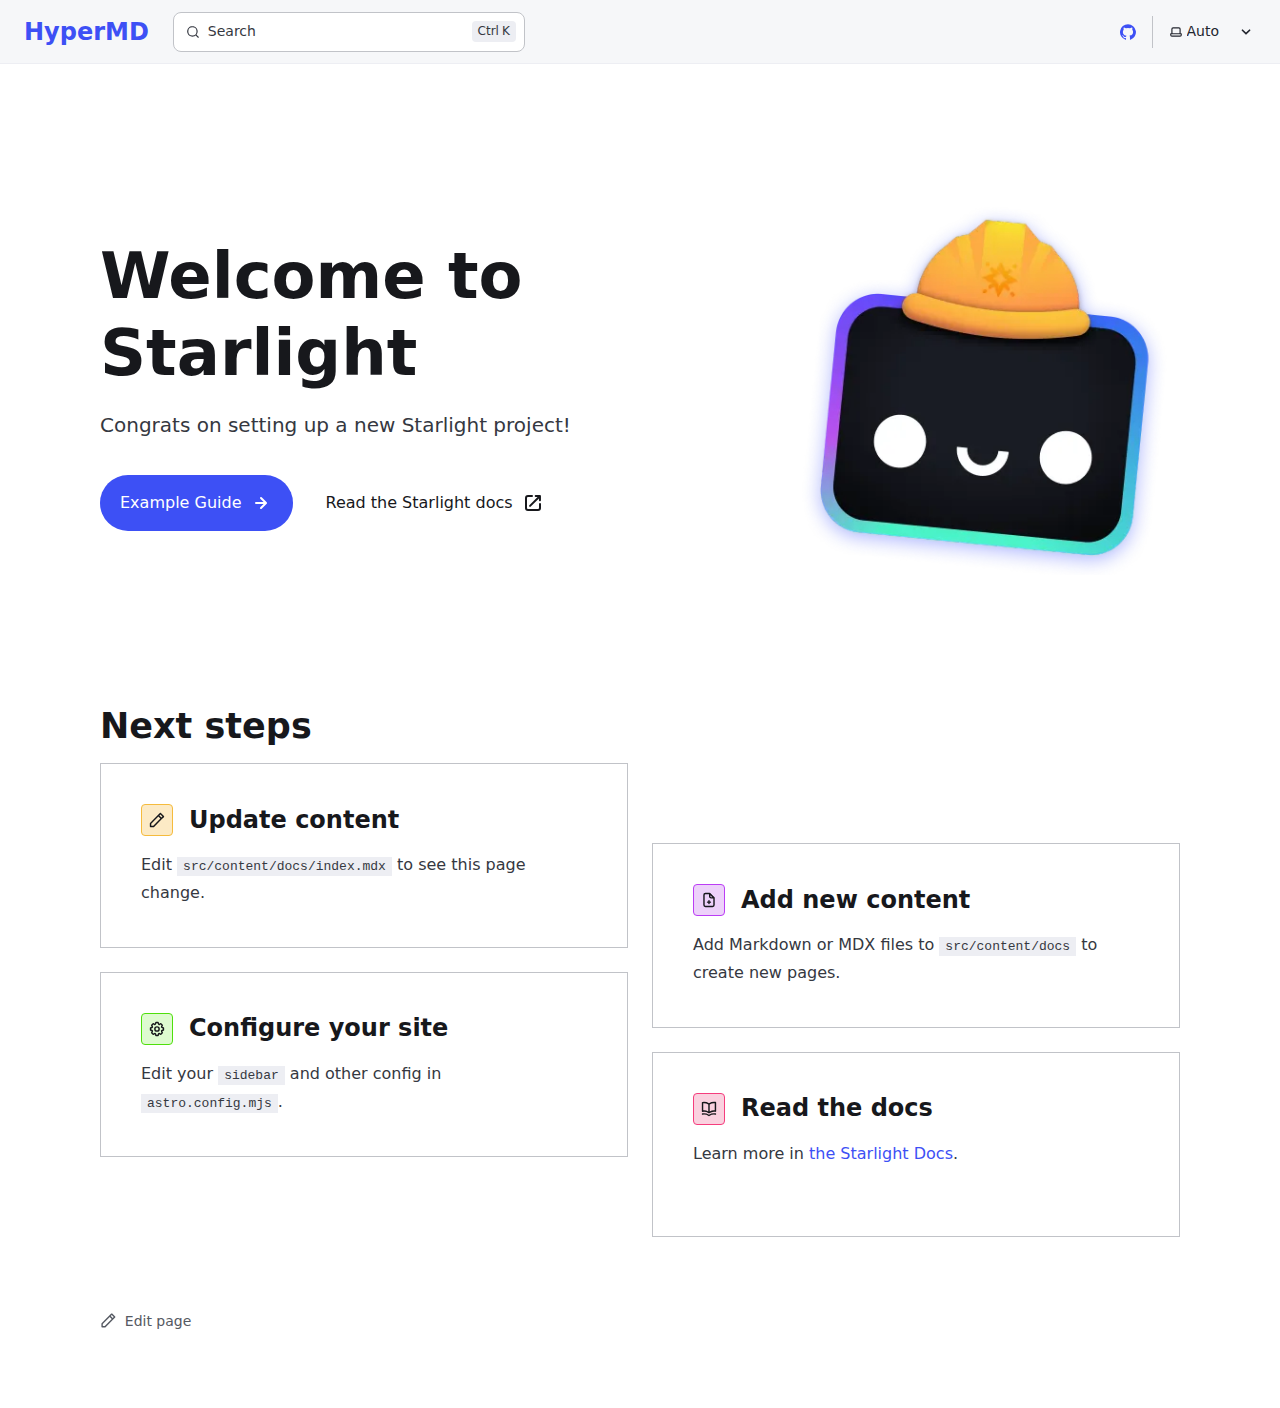
<file: index.html>
<!DOCTYPE html><html lang="en" dir="ltr" data-has-hero data-theme="dark" class="astro-twlk3rpg"> <head><meta charset="utf-8"/><meta name="viewport" content="width=device-width, initial-scale=1"/><title>Welcome to Starlight | HyperMD</title><link rel="canonical"/><link rel="shortcut icon" href="/favicon.svg" type="image/svg+xml"/><meta name="generator" content="Astro v4.11.5"/><meta name="generator" content="Starlight v0.25.0"/><meta property="og:title" content="Welcome to Starlight"/><meta property="og:type" content="article"/><meta property="og:url"/><meta property="og:locale" content="en"/><meta property="og:description" content="Get started building your docs site with Starlight."/><meta property="og:site_name" content="HyperMD"/><meta name="twitter:card" content="summary_large_image"/><meta name="twitter:title" content="Welcome to Starlight"/><meta name="twitter:description" content="Get started building your docs site with Starlight."/><meta name="description" content="Get started building your docs site with Starlight."/><script>
	window.StarlightThemeProvider = (() => {
		const storedTheme =
			typeof localStorage !== 'undefined' && localStorage.getItem('starlight-theme');
		const theme =
			storedTheme ||
			(window.matchMedia('(prefers-color-scheme: light)').matches ? 'light' : 'dark');
		document.documentElement.dataset.theme = theme === 'light' ? 'light' : 'dark';
		return {
			updatePickers(theme = storedTheme || 'auto') {
				document.querySelectorAll('starlight-theme-select').forEach((picker) => {
					const select = picker.querySelector('select');
					if (select) select.value = theme;
					/** @type {HTMLTemplateElement | null} */
					const tmpl = document.querySelector(`#theme-icons`);
					const newIcon = tmpl && tmpl.content.querySelector('.' + theme);
					if (newIcon) {
						const oldIcon = picker.querySelector('svg.label-icon');
						if (oldIcon) {
							oldIcon.replaceChildren(...newIcon.cloneNode(true).childNodes);
						}
					}
				});
			},
		};
	})();
</script><template id="theme-icons"><svg aria-hidden="true" class="light astro-o7miyrdl" width="16" height="16" viewBox="0 0 24 24" fill="currentColor" style="--sl-icon-size: 1em;"><path d="M5 12a1 1 0 0 0-1-1H3a1 1 0 0 0 0 2h1a1 1 0 0 0 1-1Zm.64 5-.71.71a1 1 0 0 0 0 1.41 1 1 0 0 0 1.41 0l.71-.71A1 1 0 0 0 5.64 17ZM12 5a1 1 0 0 0 1-1V3a1 1 0 0 0-2 0v1a1 1 0 0 0 1 1Zm5.66 2.34a1 1 0 0 0 .7-.29l.71-.71a1 1 0 1 0-1.41-1.41l-.66.71a1 1 0 0 0 0 1.41 1 1 0 0 0 .66.29Zm-12-.29a1 1 0 0 0 1.41 0 1 1 0 0 0 0-1.41l-.71-.71a1.004 1.004 0 1 0-1.43 1.41l.73.71ZM21 11h-1a1 1 0 0 0 0 2h1a1 1 0 0 0 0-2Zm-2.64 6A1 1 0 0 0 17 18.36l.71.71a1 1 0 0 0 1.41 0 1 1 0 0 0 0-1.41l-.76-.66ZM12 6.5a5.5 5.5 0 1 0 5.5 5.5A5.51 5.51 0 0 0 12 6.5Zm0 9a3.5 3.5 0 1 1 0-7 3.5 3.5 0 0 1 0 7Zm0 3.5a1 1 0 0 0-1 1v1a1 1 0 0 0 2 0v-1a1 1 0 0 0-1-1Z"/></svg> <svg aria-hidden="true" class="dark astro-o7miyrdl" width="16" height="16" viewBox="0 0 24 24" fill="currentColor" style="--sl-icon-size: 1em;"><path d="M21.64 13a1 1 0 0 0-1.05-.14 8.049 8.049 0 0 1-3.37.73 8.15 8.15 0 0 1-8.14-8.1 8.59 8.59 0 0 1 .25-2A1 1 0 0 0 8 2.36a10.14 10.14 0 1 0 14 11.69 1 1 0 0 0-.36-1.05Zm-9.5 6.69A8.14 8.14 0 0 1 7.08 5.22v.27a10.15 10.15 0 0 0 10.14 10.14 9.784 9.784 0 0 0 2.1-.22 8.11 8.11 0 0 1-7.18 4.32v-.04Z"/></svg> <svg aria-hidden="true" class="auto astro-o7miyrdl" width="16" height="16" viewBox="0 0 24 24" fill="currentColor" style="--sl-icon-size: 1em;"><path d="M21 14h-1V7a3 3 0 0 0-3-3H7a3 3 0 0 0-3 3v7H3a1 1 0 0 0-1 1v2a3 3 0 0 0 3 3h14a3 3 0 0 0 3-3v-2a1 1 0 0 0-1-1ZM6 7a1 1 0 0 1 1-1h10a1 1 0 0 1 1 1v7H6V7Zm14 10a1 1 0 0 1-1 1H5a1 1 0 0 1-1-1v-1h16v1Z"/></svg> </template><link rel="stylesheet" href="/_astro/index.tPAAbnPA.css">
<style>:root{--sl-badge-default-border: var(--sl-color-accent);--sl-badge-default-bg: var(--sl-color-accent-low);--sl-badge-default-text: #fff;--sl-badge-note-border: var(--sl-color-blue);--sl-badge-note-bg: var(--sl-color-blue-low);--sl-badge-note-text: #fff;--sl-badge-danger-border: var(--sl-color-red);--sl-badge-danger-bg: var(--sl-color-red-low);--sl-badge-danger-text: #fff;--sl-badge-success-border: var(--sl-color-green);--sl-badge-success-bg: var(--sl-color-green-low);--sl-badge-success-text: #fff;--sl-badge-caution-border: var(--sl-color-orange);--sl-badge-caution-bg: var(--sl-color-orange-low);--sl-badge-caution-text: #fff;--sl-badge-tip-border: var(--sl-color-purple);--sl-badge-tip-bg: var(--sl-color-purple-low);--sl-badge-tip-text: #fff}[data-theme=light]:root{--sl-badge-default-bg: var(--sl-color-accent-high);--sl-badge-note-bg: var(--sl-color-blue-high);--sl-badge-danger-bg: var(--sl-color-red-high);--sl-badge-success-bg: var(--sl-color-green-high);--sl-badge-caution-bg: var(--sl-color-orange-high);--sl-badge-tip-bg: var(--sl-color-purple-high)}.sl-badge:where(.astro-r53ml42k){display:inline-block;border:1px solid var(--sl-color-border-badge);border-radius:.25rem;font-family:var(--sl-font-system-mono);line-height:normal;color:var(--sl-color-text-badge);background-color:var(--sl-color-bg-badge);overflow-wrap:anywhere}.sidebar-content .sl-badge:where(.astro-r53ml42k){line-height:1;font-size:var(--sl-text-xs);padding:.125rem .375rem}.sidebar-content a[aria-current=page]>.sl-badge:where(.astro-r53ml42k){--sl-color-bg-badge: transparent;--sl-color-border-badge: currentColor;color:inherit}.default:where(.astro-r53ml42k){--sl-color-bg-badge: var(--sl-badge-default-bg);--sl-color-border-badge: var(--sl-badge-default-border);--sl-color-text-badge: var(--sl-badge-default-text)}.note:where(.astro-r53ml42k){--sl-color-bg-badge: var(--sl-badge-note-bg);--sl-color-border-badge: var(--sl-badge-note-border);--sl-color-text-badge: var(--sl-badge-note-text)}.danger:where(.astro-r53ml42k){--sl-color-bg-badge: var(--sl-badge-danger-bg);--sl-color-border-badge: var(--sl-badge-danger-border);--sl-color-text-badge: var(--sl-badge-danger-text)}.success:where(.astro-r53ml42k){--sl-color-bg-badge: var(--sl-badge-success-bg);--sl-color-border-badge: var(--sl-badge-success-border);--sl-color-text-badge: var(--sl-badge-success-text)}.tip:where(.astro-r53ml42k){--sl-color-bg-badge: var(--sl-badge-tip-bg);--sl-color-border-badge: var(--sl-badge-tip-border);--sl-color-text-badge: var(--sl-badge-tip-text)}.caution:where(.astro-r53ml42k){--sl-color-bg-badge: var(--sl-badge-caution-bg);--sl-color-border-badge: var(--sl-badge-caution-border);--sl-color-text-badge: var(--sl-badge-caution-text)}.small:where(.astro-r53ml42k){font-size:var(--sl-text-xs);padding:.125rem .25rem}.medium:where(.astro-r53ml42k){font-size:var(--sl-text-sm);padding:.175rem .35rem}.large:where(.astro-r53ml42k){font-size:var(--sl-text-base);padding:.225rem .45rem}.sl-markdown-content :is(h1,h2,h3,h4,h5,h6) .sl-badge:where(.astro-r53ml42k){vertical-align:middle}
.card-grid:where(.astro-jgchghb4){display:grid;gap:1rem}.card-grid:where(.astro-jgchghb4)>*{margin-top:0!important}@media (min-width: 50rem){.card-grid:where(.astro-jgchghb4){grid-template-columns:1fr 1fr;gap:1.5rem}.stagger:where(.astro-jgchghb4){--stagger-height: 5rem;padding-bottom:var(--stagger-height)}.stagger:where(.astro-jgchghb4)>*:nth-child(2n){transform:translateY(var(--stagger-height))}}
.card:where(.astro-5nwu7dtf){--sl-card-border: var(--sl-color-purple);--sl-card-bg: var(--sl-color-purple-low);border:1px solid var(--sl-color-gray-5);background-color:var(--sl-color-black);padding:clamp(1rem,calc(.125rem + 3vw),2.5rem);flex-direction:column;gap:clamp(.5rem,calc(.125rem + 1vw),1rem)}.card:where(.astro-5nwu7dtf):nth-child(4n+1){--sl-card-border: var(--sl-color-orange);--sl-card-bg: var(--sl-color-orange-low)}.card:where(.astro-5nwu7dtf):nth-child(4n+3){--sl-card-border: var(--sl-color-green);--sl-card-bg: var(--sl-color-green-low)}.card:where(.astro-5nwu7dtf):nth-child(4n+4){--sl-card-border: var(--sl-color-red);--sl-card-bg: var(--sl-color-red-low)}.card:where(.astro-5nwu7dtf):nth-child(4n+5){--sl-card-border: var(--sl-color-blue);--sl-card-bg: var(--sl-color-blue-low)}.title:where(.astro-5nwu7dtf){font-weight:600;font-size:var(--sl-text-h4);color:var(--sl-color-white);line-height:var(--sl-line-height-headings);gap:1rem;align-items:center}.card:where(.astro-5nwu7dtf) .icon:where(.astro-5nwu7dtf){border:1px solid var(--sl-card-border);background-color:var(--sl-card-bg);padding:.2em;border-radius:.25rem}.card:where(.astro-5nwu7dtf) .body:where(.astro-5nwu7dtf){margin:0;font-size:clamp(var(--sl-text-sm),calc(.5rem + 1vw),var(--sl-text-body))}
svg:where(.astro-o7miyrdl){color:var(--sl-icon-color);font-size:var(--sl-icon-size, 1em);width:1em;height:1em}
.sl-steps{--bullet-size: calc(var(--sl-line-height) * 1rem);--bullet-margin: .375rem;list-style:none;counter-reset:steps-counter var(--sl-steps-start, 0);padding-inline-start:0}.sl-steps>li{counter-increment:steps-counter;position:relative;padding-inline-start:calc(var(--bullet-size) + 1rem);padding-bottom:1px;min-height:calc(var(--bullet-size) + var(--bullet-margin))}.sl-steps>li+li{margin-top:0}.sl-steps>li:before{content:counter(steps-counter);position:absolute;top:0;inset-inline-start:0;width:var(--bullet-size);height:var(--bullet-size);line-height:var(--bullet-size);font-size:var(--sl-text-xs);font-weight:600;text-align:center;color:var(--sl-color-white);background-color:var(--sl-color-gray-6);border-radius:99rem;box-shadow:inset 0 0 0 1px var(--sl-color-gray-5)}.sl-steps>li:not(:last-of-type):after{--guide-width: 1px;content:"";position:absolute;top:calc(var(--bullet-size) + var(--bullet-margin));bottom:var(--bullet-margin);inset-inline-start:calc((var(--bullet-size) - var(--guide-width)) / 2);width:var(--guide-width);background-color:var(--sl-color-hairline-light)}.sl-steps>li>:first-child{--lh: calc(1em * var(--sl-line-height));--shift-y: calc(.5 * (var(--bullet-size) - var(--lh)));transform:translateY(var(--shift-y));margin-bottom:var(--shift-y)}.sl-steps>li>:first-child:where(h1,h2,h3,h4,h5,h6){--lh: calc(1em * var(--sl-line-height-headings))}@supports (--prop: 1lh){.sl-steps>li>:first-child{--lh: 1lh}}
</style><script type="module" src="/_astro/hoisted.DfIZDHVP.js"></script>
<script type="module" src="/_astro/page.LS5KDvwX.js"></script><script src="/_astro/Tabs.astro_astro_type_script_index_0_lang.CCIyraCc.js" type="module"></script></head> <body class="astro-twlk3rpg"> <a href="#_top" class="astro-umtzzpqr">Skip to content</a>  <div class="page sl-flex astro-vrwv2a6a"> <header class="header astro-vrwv2a6a"><div class="header sl-flex astro-thdixahi"> <div class="title-wrapper sl-flex astro-thdixahi"> <a href="/" class="site-title sl-flex astro-3e2douhg">  <span class="astro-3e2douhg"> HyperMD </span> </a>  </div> <div class="sl-flex astro-thdixahi"> <site-search data-translations="{&#34;placeholder&#34;:&#34;Search&#34;}" class="astro-wcynuurl"> <button data-open-modal disabled aria-label="Search" aria-keyshortcuts="Control+K" class="astro-wcynuurl"> <svg aria-hidden="true" class="astro-wcynuurl astro-o7miyrdl" width="16" height="16" viewBox="0 0 24 24" fill="currentColor" style="--sl-icon-size: 1em;"><path d="M21.71 20.29 18 16.61A9 9 0 1 0 16.61 18l3.68 3.68a.999.999 0 0 0 1.42 0 1 1 0 0 0 0-1.39ZM11 18a7 7 0 1 1 0-14 7 7 0 0 1 0 14Z"/></svg>  <span class="sl-hidden md:sl-block astro-wcynuurl" aria-hidden="true">Search</span> <kbd class="sl-hidden md:sl-flex astro-wcynuurl" style="display: none;"> <kbd class="astro-wcynuurl">Ctrl</kbd><kbd class="astro-wcynuurl">K</kbd> </kbd> </button> <dialog style="padding:0" aria-label="Search" class="astro-wcynuurl"> <div class="dialog-frame sl-flex astro-wcynuurl">  <button data-close-modal class="sl-flex md:sl-hidden astro-wcynuurl"> Cancel </button> <div class="search-container astro-wcynuurl"> <div id="starlight__search" class="astro-wcynuurl"></div> </div> </div> </dialog> </site-search>  <script>
	(() => {
		const openBtn = document.querySelector('button[data-open-modal]');
		const shortcut = openBtn?.querySelector('kbd');
		if (!openBtn || !(shortcut instanceof HTMLElement)) return;
		const platformKey = shortcut.querySelector('kbd');
		if (platformKey && /(Mac|iPhone|iPod|iPad)/i.test(navigator.platform)) {
			platformKey.textContent = '⌘';
			openBtn.setAttribute('aria-keyshortcuts', 'Meta+K');
		}
		shortcut.style.display = '';
	})();
</script>    </div> <div class="sl-hidden md:sl-flex right-group astro-thdixahi"> <div class="sl-flex social-icons astro-thdixahi"> <a href="https://github.com/jsimonrichard/HyperMD" rel="me" class="sl-flex astro-bm65jcud"><span class="sr-only astro-bm65jcud">GitHub</span><svg aria-hidden="true" class="astro-bm65jcud astro-o7miyrdl" width="16" height="16" viewBox="0 0 24 24" fill="currentColor" style="--sl-icon-size: 1em;"><path d="M12 .3a12 12 0 0 0-3.8 23.38c.6.12.83-.26.83-.57L9 21.07c-3.34.72-4.04-1.61-4.04-1.61-.55-1.39-1.34-1.76-1.34-1.76-1.08-.74.09-.73.09-.73 1.2.09 1.83 1.24 1.83 1.24 1.08 1.83 2.81 1.3 3.5 1 .1-.78.42-1.31.76-1.61-2.67-.3-5.47-1.33-5.47-5.93 0-1.31.47-2.38 1.24-3.22-.14-.3-.54-1.52.1-3.18 0 0 1-.32 3.3 1.23a11.5 11.5 0 0 1 6 0c2.28-1.55 3.29-1.23 3.29-1.23.64 1.66.24 2.88.12 3.18a4.65 4.65 0 0 1 1.23 3.22c0 4.61-2.8 5.63-5.48 5.92.42.36.81 1.1.81 2.22l-.01 3.29c0 .31.2.69.82.57A12 12 0 0 0 12 .3Z"/></svg> </a> </div> <starlight-theme-select>  <label style="--sl-select-width: 6.25em" class="astro-riqb3gdw"> <span class="sr-only astro-riqb3gdw">Select theme</span> <svg aria-hidden="true" class="icon label-icon astro-riqb3gdw astro-o7miyrdl" width="16" height="16" viewBox="0 0 24 24" fill="currentColor" style="--sl-icon-size: 1em;"><path d="M21 14h-1V7a3 3 0 0 0-3-3H7a3 3 0 0 0-3 3v7H3a1 1 0 0 0-1 1v2a3 3 0 0 0 3 3h14a3 3 0 0 0 3-3v-2a1 1 0 0 0-1-1ZM6 7a1 1 0 0 1 1-1h10a1 1 0 0 1 1 1v7H6V7Zm14 10a1 1 0 0 1-1 1H5a1 1 0 0 1-1-1v-1h16v1Z"/></svg>  <select value="auto" class="astro-riqb3gdw"> <option value="dark" class="astro-riqb3gdw">Dark</option><option value="light" class="astro-riqb3gdw">Light</option><option value="auto" selected="true" class="astro-riqb3gdw">Auto</option> </select> <svg aria-hidden="true" class="icon caret astro-riqb3gdw astro-o7miyrdl" width="16" height="16" viewBox="0 0 24 24" fill="currentColor" style="--sl-icon-size: 1em;"><path d="M17 9.17a1 1 0 0 0-1.41 0L12 12.71 8.46 9.17a1 1 0 1 0-1.41 1.42l4.24 4.24a1.002 1.002 0 0 0 1.42 0L17 10.59a1.002 1.002 0 0 0 0-1.42Z"/></svg>  </label>  </starlight-theme-select>  <script>
	StarlightThemeProvider.updatePickers();
</script>   </div> </div> </header>  <div class="main-frame astro-vrwv2a6a">  <div class="lg:sl-flex astro-ki6nyplc">  <div class="main-pane astro-ki6nyplc">  <main data-pagefind-body lang="en" dir="ltr" class="astro-twlk3rpg">   <div class="content-panel astro-kepwblum"> <div class="sl-container astro-kepwblum"> <div class="hero astro-ubpw2zit"> <img src="/_astro/houston.CZZyCf7p_y1FQC.webp" loading="eager" decoding="async" alt="" class="astro-ubpw2zit" width="400" height="400">   <div class="sl-flex stack astro-ubpw2zit"> <div class="sl-flex copy astro-ubpw2zit"> <h1 id="_top" data-page-title class="astro-ubpw2zit">Welcome to Starlight</h1> <div class="tagline astro-ubpw2zit">Congrats on setting up a new Starlight project!</div> </div> <div class="sl-flex actions astro-ubpw2zit"> <a class="sl-flex action primary astro-kkperoqm" href="/guides/example/"> Example Guide <svg aria-hidden="true" class="astro-kkperoqm astro-o7miyrdl" width="16" height="16" viewBox="0 0 24 24" fill="currentColor" style="--sl-icon-size: 1.5rem;"><path d="M17.92 11.62a1.001 1.001 0 0 0-.21-.33l-5-5a1.003 1.003 0 1 0-1.42 1.42l3.3 3.29H7a1 1 0 0 0 0 2h7.59l-3.3 3.29a1.002 1.002 0 0 0 .325 1.639 1 1 0 0 0 1.095-.219l5-5a1 1 0 0 0 .21-.33 1 1 0 0 0 0-.76Z"/></svg>   </a> <a class="sl-flex action minimal astro-kkperoqm" href="https://starlight.astro.build"> Read the Starlight docs <svg aria-hidden="true" class="astro-kkperoqm astro-o7miyrdl" width="16" height="16" viewBox="0 0 24 24" fill="currentColor" style="--sl-icon-size: 1.5rem;"><path d="M19.33 10.18a1 1 0 0 1-.77 0 1 1 0 0 1-.62-.93l.01-1.83-8.2 8.2a1 1 0 0 1-1.41-1.42l8.2-8.2H14.7a1 1 0 0 1 0-2h4.25a1 1 0 0 1 1 1v4.25a1 1 0 0 1-.62.93Z"/><path d="M11 4a1 1 0 1 1 0 2H7a1 1 0 0 0-1 1v10a1 1 0 0 0 1 1h10a1 1 0 0 0 1-1v-4a1 1 0 1 1 2 0v4a3 3 0 0 1-3 3H7a3 3 0 0 1-3-3V7a3 3 0 0 1 3-3h4Z"/></svg>   </a>  </div> </div> </div>  <div class="sl-markdown-content"> <h2 id="next-steps">Next steps</h2>
<div class="card-grid stagger astro-jgchghb4"><article class="card sl-flex astro-5nwu7dtf"> <p class="title sl-flex astro-5nwu7dtf"> <svg aria-hidden="true" class="icon astro-5nwu7dtf astro-o7miyrdl" width="16" height="16" viewBox="0 0 24 24" fill="currentColor" style="--sl-icon-size: 1.333em;"><path d="M22 7.24a1 1 0 0 0-.29-.71l-4.24-4.24a1 1 0 0 0-1.1-.22 1 1 0 0 0-.32.22l-2.83 2.83L2.29 16.05a1 1 0 0 0-.29.71V21a1 1 0 0 0 1 1h4.24a1 1 0 0 0 .76-.29l10.87-10.93L21.71 8c.1-.1.17-.2.22-.33a1 1 0 0 0 0-.24v-.14l.07-.05ZM6.83 20H4v-2.83l9.93-9.93 2.83 2.83L6.83 20ZM18.17 8.66l-2.83-2.83 1.42-1.41 2.82 2.82-1.41 1.42Z"/></svg>  <span class="astro-5nwu7dtf">Update content</span> </p> <div class="body astro-5nwu7dtf"><p>Edit <code dir="auto">src/content/docs/index.mdx</code> to see this page change.</p></div> </article> <article class="card sl-flex astro-5nwu7dtf"> <p class="title sl-flex astro-5nwu7dtf"> <svg aria-hidden="true" class="icon astro-5nwu7dtf astro-o7miyrdl" width="16" height="16" viewBox="0 0 24 24" fill="currentColor" style="--sl-icon-size: 1.333em;"><path d="M20 8.94a1.3 1.3 0 0 0-.06-.27v-.09c-.05-.1-.11-.2-.19-.28l-6-6a1.07 1.07 0 0 0-.28-.19h-.09a.88.88 0 0 0-.33-.11H7a3 3 0 0 0-3 3v14a3 3 0 0 0 3 3h10a3 3 0 0 0 3-3V8.94Zm-6-3.53L16.59 8H15a1 1 0 0 1-1-1V5.41ZM18 19a1 1 0 0 1-1 1H7a1 1 0 0 1-1-1V5a1 1 0 0 1 1-1h5v3a3 3 0 0 0 3 3h3v9Zm-4-5h-1v-1a1 1 0 0 0-2 0v1h-1a1 1 0 0 0 0 2h1v1a1 1 0 0 0 2 0v-1h1a1 1 0 0 0 0-2Z"/></svg>  <span class="astro-5nwu7dtf">Add new content</span> </p> <div class="body astro-5nwu7dtf"><p>Add Markdown or MDX files to <code dir="auto">src/content/docs</code> to create new pages.</p></div> </article> <article class="card sl-flex astro-5nwu7dtf"> <p class="title sl-flex astro-5nwu7dtf"> <svg aria-hidden="true" class="icon astro-5nwu7dtf astro-o7miyrdl" width="16" height="16" viewBox="0 0 24 24" fill="currentColor" style="--sl-icon-size: 1.333em;"><path d="m21.32 9.55-1.89-.63.89-1.78A1 1 0 0 0 20.13 6L18 3.87a1 1 0 0 0-1.15-.19l-1.78.89-.63-1.89A1 1 0 0 0 13.5 2h-3a1 1 0 0 0-.95.68l-.63 1.89-1.78-.89A1 1 0 0 0 6 3.87L3.87 6a1 1 0 0 0-.19 1.15l.89 1.78-1.89.63a1 1 0 0 0-.68.94v3a1 1 0 0 0 .68.95l1.89.63-.89 1.78A1 1 0 0 0 3.87 18L6 20.13a1 1 0 0 0 1.15.19l1.78-.89.63 1.89a1 1 0 0 0 .95.68h3a1 1 0 0 0 .95-.68l.63-1.89 1.78.89a1 1 0 0 0 1.13-.19L20.13 18a1 1 0 0 0 .19-1.15l-.89-1.78 1.89-.63a1 1 0 0 0 .68-.94v-3a1 1 0 0 0-.68-.95ZM20 12.78l-1.2.4A2 2 0 0 0 17.64 16l.57 1.14-1.1 1.1-1.11-.6a2 2 0 0 0-2.79 1.16l-.4 1.2h-1.59l-.4-1.2A2 2 0 0 0 8 17.64l-1.14.57-1.1-1.1.6-1.11a2 2 0 0 0-1.16-2.82l-1.2-.4v-1.56l1.2-.4A2 2 0 0 0 6.36 8l-.57-1.11 1.1-1.1L8 6.36a2 2 0 0 0 2.82-1.16l.4-1.2h1.56l.4 1.2A2 2 0 0 0 16 6.36l1.14-.57 1.1 1.1-.6 1.11a2 2 0 0 0 1.16 2.79l1.2.4v1.59ZM12 8a4 4 0 1 0 0 8 4 4 0 0 0 0-8Zm0 6a2 2 0 1 1 0-4 2 2 0 0 1 0 4Z"/></svg>  <span class="astro-5nwu7dtf">Configure your site</span> </p> <div class="body astro-5nwu7dtf"><p>Edit your <code dir="auto">sidebar</code> and other config in <code dir="auto">astro.config.mjs</code>.</p></div> </article> <article class="card sl-flex astro-5nwu7dtf"> <p class="title sl-flex astro-5nwu7dtf"> <svg aria-hidden="true" class="icon astro-5nwu7dtf astro-o7miyrdl" width="16" height="16" viewBox="0 0 24 24" fill="currentColor" style="--sl-icon-size: 1.333em;"><path d="M21.17 2.06A13.1 13.1 0 0 0 19 1.87a12.94 12.94 0 0 0-7 2.05 12.94 12.94 0 0 0-7-2 13.1 13.1 0 0 0-2.17.19 1 1 0 0 0-.83 1v12a1 1 0 0 0 1.17 1 10.9 10.9 0 0 1 8.25 1.91l.12.07h.11a.91.91 0 0 0 .7 0h.11l.12-.07A10.899 10.899 0 0 1 20.83 16 1 1 0 0 0 22 15V3a1 1 0 0 0-.83-.94ZM11 15.35a12.87 12.87 0 0 0-6-1.48H4v-10c.333-.02.667-.02 1 0a10.86 10.86 0 0 1 6 1.8v9.68Zm9-1.44h-1a12.87 12.87 0 0 0-6 1.48V5.67a10.86 10.86 0 0 1 6-1.8c.333-.02.667-.02 1 0v10.04Zm1.17 4.15a13.098 13.098 0 0 0-2.17-.19 12.94 12.94 0 0 0-7 2.05 12.94 12.94 0 0 0-7-2.05c-.727.003-1.453.066-2.17.19A1 1 0 0 0 2 19.21a1 1 0 0 0 1.17.79 10.9 10.9 0 0 1 8.25 1.91 1 1 0 0 0 1.16 0A10.9 10.9 0 0 1 20.83 20a1 1 0 0 0 1.17-.79 1 1 0 0 0-.83-1.15Z"/></svg>  <span class="astro-5nwu7dtf">Read the docs</span> </p> <div class="body astro-5nwu7dtf"><p>Learn more in <a href="https://starlight.astro.build/">the Starlight Docs</a>.</p></div> </article> </div>  </div> <footer class="sl-flex astro-hmpi5kr5"> <div class="meta sl-flex astro-hmpi5kr5"> <a href="https://github.com/tauri-apps/tauri-docs/edit/v2/src/content/docs/index.mdx" class="sl-flex astro-6x7oi7u5"><svg aria-hidden="true" class="astro-6x7oi7u5 astro-o7miyrdl" width="16" height="16" viewBox="0 0 24 24" fill="currentColor" style="--sl-icon-size: 1.2em;"><path d="M22 7.24a1 1 0 0 0-.29-.71l-4.24-4.24a1 1 0 0 0-1.1-.22 1 1 0 0 0-.32.22l-2.83 2.83L2.29 16.05a1 1 0 0 0-.29.71V21a1 1 0 0 0 1 1h4.24a1 1 0 0 0 .76-.29l10.87-10.93L21.71 8c.1-.1.17-.2.22-.33a1 1 0 0 0 0-.24v-.14l.07-.05ZM6.83 20H4v-2.83l9.93-9.93 2.83 2.83L6.83 20ZM18.17 8.66l-2.83-2.83 1.42-1.41 2.82 2.82-1.41 1.42Z"/></svg> Edit page</a>  </div> <div class="pagination-links astro-dk4pppk5" dir="ltr">   </div>   </footer>  </div> </div>  </main> </div> </div>  </div> </div>  </body></html>
</file>
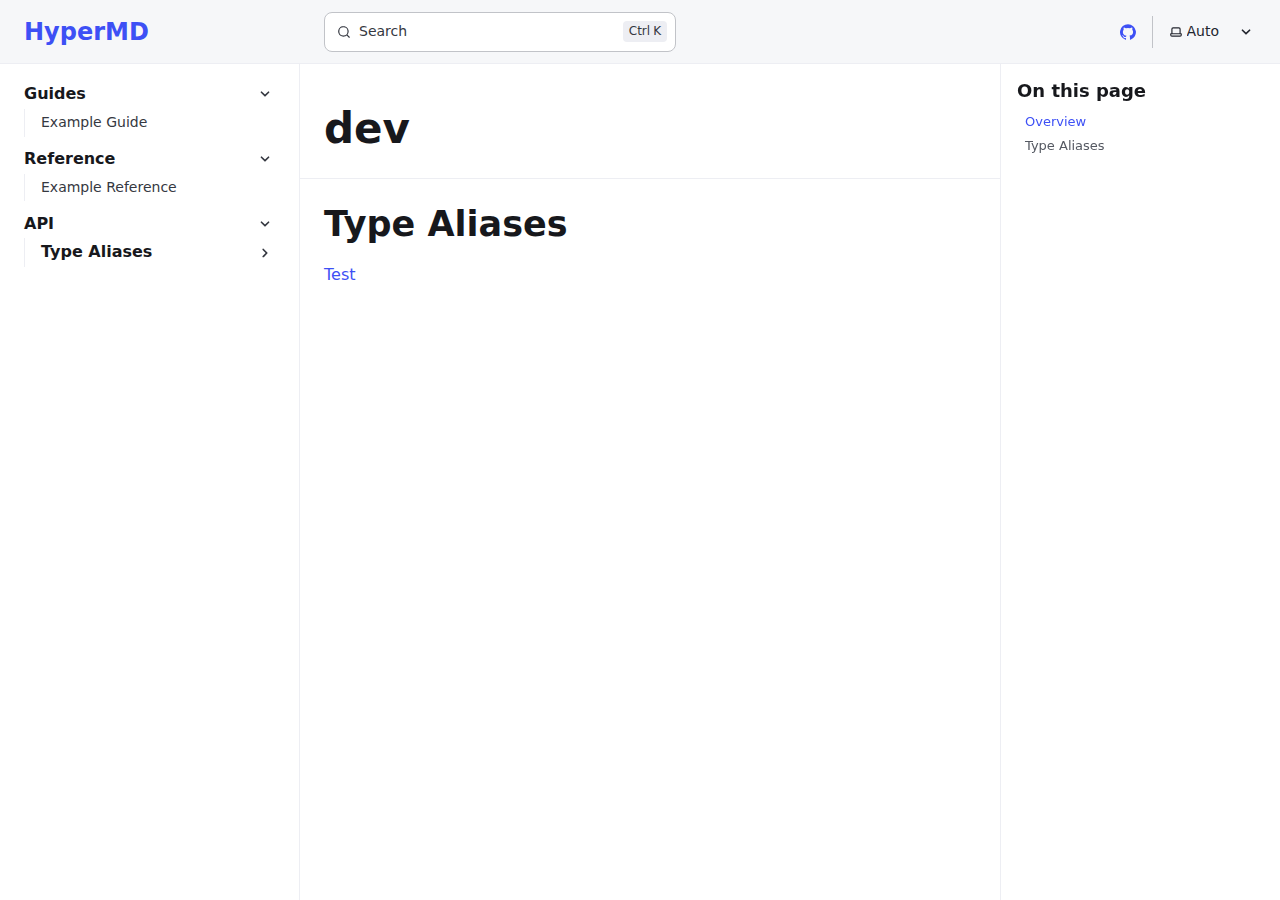
<file: api/readme/index.html>
<!DOCTYPE html><html lang="en" dir="ltr" data-has-toc data-has-sidebar data-theme="dark" class="astro-twlk3rpg"> <head><meta charset="utf-8"/><meta name="viewport" content="width=device-width, initial-scale=1"/><title>dev | HyperMD</title><link rel="canonical"/><link rel="shortcut icon" href="/favicon.svg" type="image/svg+xml"/><meta name="generator" content="Astro v4.11.5"/><meta name="generator" content="Starlight v0.25.0"/><meta property="og:title" content="dev"/><meta property="og:type" content="article"/><meta property="og:url"/><meta property="og:locale" content="en"/><meta property="og:description"/><meta property="og:site_name" content="HyperMD"/><meta name="twitter:card" content="summary_large_image"/><meta name="twitter:title" content="dev"/><meta name="twitter:description"/><script>
	window.StarlightThemeProvider = (() => {
		const storedTheme =
			typeof localStorage !== 'undefined' && localStorage.getItem('starlight-theme');
		const theme =
			storedTheme ||
			(window.matchMedia('(prefers-color-scheme: light)').matches ? 'light' : 'dark');
		document.documentElement.dataset.theme = theme === 'light' ? 'light' : 'dark';
		return {
			updatePickers(theme = storedTheme || 'auto') {
				document.querySelectorAll('starlight-theme-select').forEach((picker) => {
					const select = picker.querySelector('select');
					if (select) select.value = theme;
					/** @type {HTMLTemplateElement | null} */
					const tmpl = document.querySelector(`#theme-icons`);
					const newIcon = tmpl && tmpl.content.querySelector('.' + theme);
					if (newIcon) {
						const oldIcon = picker.querySelector('svg.label-icon');
						if (oldIcon) {
							oldIcon.replaceChildren(...newIcon.cloneNode(true).childNodes);
						}
					}
				});
			},
		};
	})();
</script><template id="theme-icons"><svg aria-hidden="true" class="light astro-o7miyrdl" width="16" height="16" viewBox="0 0 24 24" fill="currentColor" style="--sl-icon-size: 1em;"><path d="M5 12a1 1 0 0 0-1-1H3a1 1 0 0 0 0 2h1a1 1 0 0 0 1-1Zm.64 5-.71.71a1 1 0 0 0 0 1.41 1 1 0 0 0 1.41 0l.71-.71A1 1 0 0 0 5.64 17ZM12 5a1 1 0 0 0 1-1V3a1 1 0 0 0-2 0v1a1 1 0 0 0 1 1Zm5.66 2.34a1 1 0 0 0 .7-.29l.71-.71a1 1 0 1 0-1.41-1.41l-.66.71a1 1 0 0 0 0 1.41 1 1 0 0 0 .66.29Zm-12-.29a1 1 0 0 0 1.41 0 1 1 0 0 0 0-1.41l-.71-.71a1.004 1.004 0 1 0-1.43 1.41l.73.71ZM21 11h-1a1 1 0 0 0 0 2h1a1 1 0 0 0 0-2Zm-2.64 6A1 1 0 0 0 17 18.36l.71.71a1 1 0 0 0 1.41 0 1 1 0 0 0 0-1.41l-.76-.66ZM12 6.5a5.5 5.5 0 1 0 5.5 5.5A5.51 5.51 0 0 0 12 6.5Zm0 9a3.5 3.5 0 1 1 0-7 3.5 3.5 0 0 1 0 7Zm0 3.5a1 1 0 0 0-1 1v1a1 1 0 0 0 2 0v-1a1 1 0 0 0-1-1Z"/></svg> <svg aria-hidden="true" class="dark astro-o7miyrdl" width="16" height="16" viewBox="0 0 24 24" fill="currentColor" style="--sl-icon-size: 1em;"><path d="M21.64 13a1 1 0 0 0-1.05-.14 8.049 8.049 0 0 1-3.37.73 8.15 8.15 0 0 1-8.14-8.1 8.59 8.59 0 0 1 .25-2A1 1 0 0 0 8 2.36a10.14 10.14 0 1 0 14 11.69 1 1 0 0 0-.36-1.05Zm-9.5 6.69A8.14 8.14 0 0 1 7.08 5.22v.27a10.15 10.15 0 0 0 10.14 10.14 9.784 9.784 0 0 0 2.1-.22 8.11 8.11 0 0 1-7.18 4.32v-.04Z"/></svg> <svg aria-hidden="true" class="auto astro-o7miyrdl" width="16" height="16" viewBox="0 0 24 24" fill="currentColor" style="--sl-icon-size: 1em;"><path d="M21 14h-1V7a3 3 0 0 0-3-3H7a3 3 0 0 0-3 3v7H3a1 1 0 0 0-1 1v2a3 3 0 0 0 3 3h14a3 3 0 0 0 3-3v-2a1 1 0 0 0-1-1ZM6 7a1 1 0 0 1 1-1h10a1 1 0 0 1 1 1v7H6V7Zm14 10a1 1 0 0 1-1 1H5a1 1 0 0 1-1-1v-1h16v1Z"/></svg> </template><link rel="stylesheet" href="/_astro/index.tPAAbnPA.css">
<style>:root{--sl-badge-default-border: var(--sl-color-accent);--sl-badge-default-bg: var(--sl-color-accent-low);--sl-badge-default-text: #fff;--sl-badge-note-border: var(--sl-color-blue);--sl-badge-note-bg: var(--sl-color-blue-low);--sl-badge-note-text: #fff;--sl-badge-danger-border: var(--sl-color-red);--sl-badge-danger-bg: var(--sl-color-red-low);--sl-badge-danger-text: #fff;--sl-badge-success-border: var(--sl-color-green);--sl-badge-success-bg: var(--sl-color-green-low);--sl-badge-success-text: #fff;--sl-badge-caution-border: var(--sl-color-orange);--sl-badge-caution-bg: var(--sl-color-orange-low);--sl-badge-caution-text: #fff;--sl-badge-tip-border: var(--sl-color-purple);--sl-badge-tip-bg: var(--sl-color-purple-low);--sl-badge-tip-text: #fff}[data-theme=light]:root{--sl-badge-default-bg: var(--sl-color-accent-high);--sl-badge-note-bg: var(--sl-color-blue-high);--sl-badge-danger-bg: var(--sl-color-red-high);--sl-badge-success-bg: var(--sl-color-green-high);--sl-badge-caution-bg: var(--sl-color-orange-high);--sl-badge-tip-bg: var(--sl-color-purple-high)}.sl-badge:where(.astro-r53ml42k){display:inline-block;border:1px solid var(--sl-color-border-badge);border-radius:.25rem;font-family:var(--sl-font-system-mono);line-height:normal;color:var(--sl-color-text-badge);background-color:var(--sl-color-bg-badge);overflow-wrap:anywhere}.sidebar-content .sl-badge:where(.astro-r53ml42k){line-height:1;font-size:var(--sl-text-xs);padding:.125rem .375rem}.sidebar-content a[aria-current=page]>.sl-badge:where(.astro-r53ml42k){--sl-color-bg-badge: transparent;--sl-color-border-badge: currentColor;color:inherit}.default:where(.astro-r53ml42k){--sl-color-bg-badge: var(--sl-badge-default-bg);--sl-color-border-badge: var(--sl-badge-default-border);--sl-color-text-badge: var(--sl-badge-default-text)}.note:where(.astro-r53ml42k){--sl-color-bg-badge: var(--sl-badge-note-bg);--sl-color-border-badge: var(--sl-badge-note-border);--sl-color-text-badge: var(--sl-badge-note-text)}.danger:where(.astro-r53ml42k){--sl-color-bg-badge: var(--sl-badge-danger-bg);--sl-color-border-badge: var(--sl-badge-danger-border);--sl-color-text-badge: var(--sl-badge-danger-text)}.success:where(.astro-r53ml42k){--sl-color-bg-badge: var(--sl-badge-success-bg);--sl-color-border-badge: var(--sl-badge-success-border);--sl-color-text-badge: var(--sl-badge-success-text)}.tip:where(.astro-r53ml42k){--sl-color-bg-badge: var(--sl-badge-tip-bg);--sl-color-border-badge: var(--sl-badge-tip-border);--sl-color-text-badge: var(--sl-badge-tip-text)}.caution:where(.astro-r53ml42k){--sl-color-bg-badge: var(--sl-badge-caution-bg);--sl-color-border-badge: var(--sl-badge-caution-border);--sl-color-text-badge: var(--sl-badge-caution-text)}.small:where(.astro-r53ml42k){font-size:var(--sl-text-xs);padding:.125rem .25rem}.medium:where(.astro-r53ml42k){font-size:var(--sl-text-sm);padding:.175rem .35rem}.large:where(.astro-r53ml42k){font-size:var(--sl-text-base);padding:.225rem .45rem}.sl-markdown-content :is(h1,h2,h3,h4,h5,h6) .sl-badge:where(.astro-r53ml42k){vertical-align:middle}
.card-grid:where(.astro-jgchghb4){display:grid;gap:1rem}.card-grid:where(.astro-jgchghb4)>*{margin-top:0!important}@media (min-width: 50rem){.card-grid:where(.astro-jgchghb4){grid-template-columns:1fr 1fr;gap:1.5rem}.stagger:where(.astro-jgchghb4){--stagger-height: 5rem;padding-bottom:var(--stagger-height)}.stagger:where(.astro-jgchghb4)>*:nth-child(2n){transform:translateY(var(--stagger-height))}}
.card:where(.astro-5nwu7dtf){--sl-card-border: var(--sl-color-purple);--sl-card-bg: var(--sl-color-purple-low);border:1px solid var(--sl-color-gray-5);background-color:var(--sl-color-black);padding:clamp(1rem,calc(.125rem + 3vw),2.5rem);flex-direction:column;gap:clamp(.5rem,calc(.125rem + 1vw),1rem)}.card:where(.astro-5nwu7dtf):nth-child(4n+1){--sl-card-border: var(--sl-color-orange);--sl-card-bg: var(--sl-color-orange-low)}.card:where(.astro-5nwu7dtf):nth-child(4n+3){--sl-card-border: var(--sl-color-green);--sl-card-bg: var(--sl-color-green-low)}.card:where(.astro-5nwu7dtf):nth-child(4n+4){--sl-card-border: var(--sl-color-red);--sl-card-bg: var(--sl-color-red-low)}.card:where(.astro-5nwu7dtf):nth-child(4n+5){--sl-card-border: var(--sl-color-blue);--sl-card-bg: var(--sl-color-blue-low)}.title:where(.astro-5nwu7dtf){font-weight:600;font-size:var(--sl-text-h4);color:var(--sl-color-white);line-height:var(--sl-line-height-headings);gap:1rem;align-items:center}.card:where(.astro-5nwu7dtf) .icon:where(.astro-5nwu7dtf){border:1px solid var(--sl-card-border);background-color:var(--sl-card-bg);padding:.2em;border-radius:.25rem}.card:where(.astro-5nwu7dtf) .body:where(.astro-5nwu7dtf){margin:0;font-size:clamp(var(--sl-text-sm),calc(.5rem + 1vw),var(--sl-text-body))}
svg:where(.astro-o7miyrdl){color:var(--sl-icon-color);font-size:var(--sl-icon-size, 1em);width:1em;height:1em}
.sl-steps{--bullet-size: calc(var(--sl-line-height) * 1rem);--bullet-margin: .375rem;list-style:none;counter-reset:steps-counter var(--sl-steps-start, 0);padding-inline-start:0}.sl-steps>li{counter-increment:steps-counter;position:relative;padding-inline-start:calc(var(--bullet-size) + 1rem);padding-bottom:1px;min-height:calc(var(--bullet-size) + var(--bullet-margin))}.sl-steps>li+li{margin-top:0}.sl-steps>li:before{content:counter(steps-counter);position:absolute;top:0;inset-inline-start:0;width:var(--bullet-size);height:var(--bullet-size);line-height:var(--bullet-size);font-size:var(--sl-text-xs);font-weight:600;text-align:center;color:var(--sl-color-white);background-color:var(--sl-color-gray-6);border-radius:99rem;box-shadow:inset 0 0 0 1px var(--sl-color-gray-5)}.sl-steps>li:not(:last-of-type):after{--guide-width: 1px;content:"";position:absolute;top:calc(var(--bullet-size) + var(--bullet-margin));bottom:var(--bullet-margin);inset-inline-start:calc((var(--bullet-size) - var(--guide-width)) / 2);width:var(--guide-width);background-color:var(--sl-color-hairline-light)}.sl-steps>li>:first-child{--lh: calc(1em * var(--sl-line-height));--shift-y: calc(.5 * (var(--bullet-size) - var(--lh)));transform:translateY(var(--shift-y));margin-bottom:var(--shift-y)}.sl-steps>li>:first-child:where(h1,h2,h3,h4,h5,h6){--lh: calc(1em * var(--sl-line-height-headings))}@supports (--prop: 1lh){.sl-steps>li>:first-child{--lh: 1lh}}
</style><script type="module" src="/_astro/hoisted.DfIZDHVP.js"></script>
<script type="module" src="/_astro/page.LS5KDvwX.js"></script></head> <body class="astro-twlk3rpg"> <a href="#_top" class="astro-umtzzpqr">Skip to content</a>  <div class="page sl-flex astro-vrwv2a6a"> <header class="header astro-vrwv2a6a"><div class="header sl-flex astro-thdixahi"> <div class="title-wrapper sl-flex astro-thdixahi"> <a href="/" class="site-title sl-flex astro-3e2douhg">  <span class="astro-3e2douhg"> HyperMD </span> </a>  </div> <div class="sl-flex astro-thdixahi"> <site-search data-translations="{&#34;placeholder&#34;:&#34;Search&#34;}" class="astro-wcynuurl"> <button data-open-modal disabled aria-label="Search" aria-keyshortcuts="Control+K" class="astro-wcynuurl"> <svg aria-hidden="true" class="astro-wcynuurl astro-o7miyrdl" width="16" height="16" viewBox="0 0 24 24" fill="currentColor" style="--sl-icon-size: 1em;"><path d="M21.71 20.29 18 16.61A9 9 0 1 0 16.61 18l3.68 3.68a.999.999 0 0 0 1.42 0 1 1 0 0 0 0-1.39ZM11 18a7 7 0 1 1 0-14 7 7 0 0 1 0 14Z"/></svg>  <span class="sl-hidden md:sl-block astro-wcynuurl" aria-hidden="true">Search</span> <kbd class="sl-hidden md:sl-flex astro-wcynuurl" style="display: none;"> <kbd class="astro-wcynuurl">Ctrl</kbd><kbd class="astro-wcynuurl">K</kbd> </kbd> </button> <dialog style="padding:0" aria-label="Search" class="astro-wcynuurl"> <div class="dialog-frame sl-flex astro-wcynuurl">  <button data-close-modal class="sl-flex md:sl-hidden astro-wcynuurl"> Cancel </button> <div class="search-container astro-wcynuurl"> <div id="starlight__search" class="astro-wcynuurl"></div> </div> </div> </dialog> </site-search>  <script>
	(() => {
		const openBtn = document.querySelector('button[data-open-modal]');
		const shortcut = openBtn?.querySelector('kbd');
		if (!openBtn || !(shortcut instanceof HTMLElement)) return;
		const platformKey = shortcut.querySelector('kbd');
		if (platformKey && /(Mac|iPhone|iPod|iPad)/i.test(navigator.platform)) {
			platformKey.textContent = '⌘';
			openBtn.setAttribute('aria-keyshortcuts', 'Meta+K');
		}
		shortcut.style.display = '';
	})();
</script>    </div> <div class="sl-hidden md:sl-flex right-group astro-thdixahi"> <div class="sl-flex social-icons astro-thdixahi"> <a href="https://github.com/jsimonrichard/HyperMD" rel="me" class="sl-flex astro-bm65jcud"><span class="sr-only astro-bm65jcud">GitHub</span><svg aria-hidden="true" class="astro-bm65jcud astro-o7miyrdl" width="16" height="16" viewBox="0 0 24 24" fill="currentColor" style="--sl-icon-size: 1em;"><path d="M12 .3a12 12 0 0 0-3.8 23.38c.6.12.83-.26.83-.57L9 21.07c-3.34.72-4.04-1.61-4.04-1.61-.55-1.39-1.34-1.76-1.34-1.76-1.08-.74.09-.73.09-.73 1.2.09 1.83 1.24 1.83 1.24 1.08 1.83 2.81 1.3 3.5 1 .1-.78.42-1.31.76-1.61-2.67-.3-5.47-1.33-5.47-5.93 0-1.31.47-2.38 1.24-3.22-.14-.3-.54-1.52.1-3.18 0 0 1-.32 3.3 1.23a11.5 11.5 0 0 1 6 0c2.28-1.55 3.29-1.23 3.29-1.23.64 1.66.24 2.88.12 3.18a4.65 4.65 0 0 1 1.23 3.22c0 4.61-2.8 5.63-5.48 5.92.42.36.81 1.1.81 2.22l-.01 3.29c0 .31.2.69.82.57A12 12 0 0 0 12 .3Z"/></svg> </a> </div> <starlight-theme-select>  <label style="--sl-select-width: 6.25em" class="astro-riqb3gdw"> <span class="sr-only astro-riqb3gdw">Select theme</span> <svg aria-hidden="true" class="icon label-icon astro-riqb3gdw astro-o7miyrdl" width="16" height="16" viewBox="0 0 24 24" fill="currentColor" style="--sl-icon-size: 1em;"><path d="M21 14h-1V7a3 3 0 0 0-3-3H7a3 3 0 0 0-3 3v7H3a1 1 0 0 0-1 1v2a3 3 0 0 0 3 3h14a3 3 0 0 0 3-3v-2a1 1 0 0 0-1-1ZM6 7a1 1 0 0 1 1-1h10a1 1 0 0 1 1 1v7H6V7Zm14 10a1 1 0 0 1-1 1H5a1 1 0 0 1-1-1v-1h16v1Z"/></svg>  <select value="auto" class="astro-riqb3gdw"> <option value="dark" class="astro-riqb3gdw">Dark</option><option value="light" class="astro-riqb3gdw">Light</option><option value="auto" selected="true" class="astro-riqb3gdw">Auto</option> </select> <svg aria-hidden="true" class="icon caret astro-riqb3gdw astro-o7miyrdl" width="16" height="16" viewBox="0 0 24 24" fill="currentColor" style="--sl-icon-size: 1em;"><path d="M17 9.17a1 1 0 0 0-1.41 0L12 12.71 8.46 9.17a1 1 0 1 0-1.41 1.42l4.24 4.24a1.002 1.002 0 0 0 1.42 0L17 10.59a1.002 1.002 0 0 0 0-1.42Z"/></svg>  </label>  </starlight-theme-select>  <script>
	StarlightThemeProvider.updatePickers();
</script>   </div> </div> </header> <nav class="sidebar astro-vrwv2a6a" aria-label="Main"> <starlight-menu-button class="astro-ktgvtic2"> <button aria-expanded="false" aria-label="Menu" aria-controls="starlight__sidebar" class="sl-flex md:sl-hidden astro-ktgvtic2"> <svg aria-hidden="true" class="astro-ktgvtic2 astro-o7miyrdl" width="16" height="16" viewBox="0 0 24 24" fill="currentColor" style="--sl-icon-size: 1em;"><path d="M3 8h18a1 1 0 1 0 0-2H3a1 1 0 0 0 0 2Zm18 8H3a1 1 0 0 0 0 2h18a1 1 0 0 0 0-2Zm0-5H3a1 1 0 0 0 0 2h18a1 1 0 0 0 0-2Z"/></svg>  </button> </starlight-menu-button>    <div id="starlight__sidebar" class="sidebar-pane astro-vrwv2a6a"> <div class="sidebar-content sl-flex astro-vrwv2a6a"> <ul class="top-level astro-vzvl2zmv"> <li class="astro-vzvl2zmv"> <details open class="astro-vzvl2zmv"> <summary class="astro-vzvl2zmv"> <div class="group-label astro-vzvl2zmv"> <span class="large astro-vzvl2zmv">Guides</span>  </div> <svg aria-hidden="true" class="caret astro-vzvl2zmv astro-o7miyrdl" width="16" height="16" viewBox="0 0 24 24" fill="currentColor" style="--sl-icon-size: 1.25rem;"><path d="m14.83 11.29-4.24-4.24a1 1 0 1 0-1.42 1.41L12.71 12l-3.54 3.54a1 1 0 0 0 0 1.41 1 1 0 0 0 .71.29 1 1 0 0 0 .71-.29l4.24-4.24a1.002 1.002 0 0 0 0-1.42Z"/></svg>  </summary> <ul class="astro-vzvl2zmv"> <li class="astro-vzvl2zmv"> <a href="/guides/example" class="astro-vzvl2zmv"> <span class="astro-vzvl2zmv">Example Guide</span>  </a> </li> </ul>  </details> </li><li class="astro-vzvl2zmv"> <details open class="astro-vzvl2zmv"> <summary class="astro-vzvl2zmv"> <div class="group-label astro-vzvl2zmv"> <span class="large astro-vzvl2zmv">Reference</span>  </div> <svg aria-hidden="true" class="caret astro-vzvl2zmv astro-o7miyrdl" width="16" height="16" viewBox="0 0 24 24" fill="currentColor" style="--sl-icon-size: 1.25rem;"><path d="m14.83 11.29-4.24-4.24a1 1 0 1 0-1.42 1.41L12.71 12l-3.54 3.54a1 1 0 0 0 0 1.41 1 1 0 0 0 .71.29 1 1 0 0 0 .71-.29l4.24-4.24a1.002 1.002 0 0 0 0-1.42Z"/></svg>  </summary> <ul class="astro-vzvl2zmv"> <li class="astro-vzvl2zmv"> <a href="/reference/example/" class="astro-vzvl2zmv"> <span class="astro-vzvl2zmv">Example Reference</span>  </a> </li> </ul>  </details> </li><li class="astro-vzvl2zmv"> <details open class="astro-vzvl2zmv"> <summary class="astro-vzvl2zmv"> <div class="group-label astro-vzvl2zmv"> <span class="large astro-vzvl2zmv">API</span>  </div> <svg aria-hidden="true" class="caret astro-vzvl2zmv astro-o7miyrdl" width="16" height="16" viewBox="0 0 24 24" fill="currentColor" style="--sl-icon-size: 1.25rem;"><path d="m14.83 11.29-4.24-4.24a1 1 0 1 0-1.42 1.41L12.71 12l-3.54 3.54a1 1 0 0 0 0 1.41 1 1 0 0 0 .71.29 1 1 0 0 0 .71-.29l4.24-4.24a1.002 1.002 0 0 0 0-1.42Z"/></svg>  </summary> <ul class="astro-vzvl2zmv"> <li class="astro-vzvl2zmv"> <details class="astro-vzvl2zmv"> <summary class="astro-vzvl2zmv"> <div class="group-label astro-vzvl2zmv"> <span class="large astro-vzvl2zmv">Type Aliases</span>  </div> <svg aria-hidden="true" class="caret astro-vzvl2zmv astro-o7miyrdl" width="16" height="16" viewBox="0 0 24 24" fill="currentColor" style="--sl-icon-size: 1.25rem;"><path d="m14.83 11.29-4.24-4.24a1 1 0 1 0-1.42 1.41L12.71 12l-3.54 3.54a1 1 0 0 0 0 1.41 1 1 0 0 0 .71.29 1 1 0 0 0 .71-.29l4.24-4.24a1.002 1.002 0 0 0 0-1.42Z"/></svg>  </summary> <ul class="astro-vzvl2zmv"> <li class="astro-vzvl2zmv"> <a href="/api/type-aliases/test/" class="astro-vzvl2zmv"> <span class="astro-vzvl2zmv">Test</span>  </a> </li> </ul>  </details> </li> </ul>  </details> </li> </ul>  <div class="md:sl-hidden"> <div class="mobile-preferences sl-flex astro-5vh6wbxx"> <div class="sl-flex social-icons astro-5vh6wbxx"> <a href="https://github.com/jsimonrichard/HyperMD" rel="me" class="sl-flex astro-bm65jcud"><span class="sr-only astro-bm65jcud">GitHub</span><svg aria-hidden="true" class="astro-bm65jcud astro-o7miyrdl" width="16" height="16" viewBox="0 0 24 24" fill="currentColor" style="--sl-icon-size: 1em;"><path d="M12 .3a12 12 0 0 0-3.8 23.38c.6.12.83-.26.83-.57L9 21.07c-3.34.72-4.04-1.61-4.04-1.61-.55-1.39-1.34-1.76-1.34-1.76-1.08-.74.09-.73.09-.73 1.2.09 1.83 1.24 1.83 1.24 1.08 1.83 2.81 1.3 3.5 1 .1-.78.42-1.31.76-1.61-2.67-.3-5.47-1.33-5.47-5.93 0-1.31.47-2.38 1.24-3.22-.14-.3-.54-1.52.1-3.18 0 0 1-.32 3.3 1.23a11.5 11.5 0 0 1 6 0c2.28-1.55 3.29-1.23 3.29-1.23.64 1.66.24 2.88.12 3.18a4.65 4.65 0 0 1 1.23 3.22c0 4.61-2.8 5.63-5.48 5.92.42.36.81 1.1.81 2.22l-.01 3.29c0 .31.2.69.82.57A12 12 0 0 0 12 .3Z"/></svg> </a> </div> <starlight-theme-select>  <label style="--sl-select-width: 6.25em" class="astro-riqb3gdw"> <span class="sr-only astro-riqb3gdw">Select theme</span> <svg aria-hidden="true" class="icon label-icon astro-riqb3gdw astro-o7miyrdl" width="16" height="16" viewBox="0 0 24 24" fill="currentColor" style="--sl-icon-size: 1em;"><path d="M21 14h-1V7a3 3 0 0 0-3-3H7a3 3 0 0 0-3 3v7H3a1 1 0 0 0-1 1v2a3 3 0 0 0 3 3h14a3 3 0 0 0 3-3v-2a1 1 0 0 0-1-1ZM6 7a1 1 0 0 1 1-1h10a1 1 0 0 1 1 1v7H6V7Zm14 10a1 1 0 0 1-1 1H5a1 1 0 0 1-1-1v-1h16v1Z"/></svg>  <select value="auto" class="astro-riqb3gdw"> <option value="dark" class="astro-riqb3gdw">Dark</option><option value="light" class="astro-riqb3gdw">Light</option><option value="auto" selected="true" class="astro-riqb3gdw">Auto</option> </select> <svg aria-hidden="true" class="icon caret astro-riqb3gdw astro-o7miyrdl" width="16" height="16" viewBox="0 0 24 24" fill="currentColor" style="--sl-icon-size: 1em;"><path d="M17 9.17a1 1 0 0 0-1.41 0L12 12.71 8.46 9.17a1 1 0 1 0-1.41 1.42l4.24 4.24a1.002 1.002 0 0 0 1.42 0L17 10.59a1.002 1.002 0 0 0 0-1.42Z"/></svg>  </label>  </starlight-theme-select>  <script>
	StarlightThemeProvider.updatePickers();
</script>   </div>  </div> </div> </div> </nav> <div class="main-frame astro-vrwv2a6a">  <div class="lg:sl-flex astro-ki6nyplc"> <aside class="right-sidebar-container astro-ki6nyplc"> <div class="right-sidebar astro-ki6nyplc"> <div class="lg:sl-hidden astro-oitdjnt5"><mobile-starlight-toc data-min-h="2" data-max-h="3" class="astro-5jstb3zc"><nav aria-labelledby="starlight__on-this-page--mobile" class="astro-5jstb3zc"><details id="starlight__mobile-toc" class="astro-5jstb3zc"><summary id="starlight__on-this-page--mobile" class="sl-flex astro-5jstb3zc"><div class="toggle sl-flex astro-5jstb3zc">On this page<svg aria-hidden="true" class="caret astro-5jstb3zc astro-o7miyrdl" width="16" height="16" viewBox="0 0 24 24" fill="currentColor" style="--sl-icon-size: 1rem;"><path d="m14.83 11.29-4.24-4.24a1 1 0 1 0-1.42 1.41L12.71 12l-3.54 3.54a1 1 0 0 0 0 1.41 1 1 0 0 0 .71.29 1 1 0 0 0 .71-.29l4.24-4.24a1.002 1.002 0 0 0 0-1.42Z"/></svg> </div><span class="display-current astro-5jstb3zc"></span></summary><div class="dropdown astro-5jstb3zc"><ul class="isMobile astro-optgh6gz" style="--depth: 0;"> <li class="astro-optgh6gz" style="--depth: 0;"> <a href="#_top" class="astro-optgh6gz" style="--depth: 0;"> <span class="astro-optgh6gz" style="--depth: 0;">Overview</span> </a>  </li><li class="astro-optgh6gz" style="--depth: 0;"> <a href="#type-aliases" class="astro-optgh6gz" style="--depth: 0;"> <span class="astro-optgh6gz" style="--depth: 0;">Type Aliases</span> </a>  </li> </ul> </div></details></nav></mobile-starlight-toc></div><div class="right-sidebar-panel sl-hidden lg:sl-block astro-oitdjnt5"><div class="sl-container astro-oitdjnt5"><starlight-toc data-min-h="2" data-max-h="3"><nav aria-labelledby="starlight__on-this-page"><h2 id="starlight__on-this-page">On this page</h2><ul class="astro-optgh6gz" style="--depth: 0;"> <li class="astro-optgh6gz" style="--depth: 0;"> <a href="#_top" class="astro-optgh6gz" style="--depth: 0;"> <span class="astro-optgh6gz" style="--depth: 0;">Overview</span> </a>  </li><li class="astro-optgh6gz" style="--depth: 0;"> <a href="#type-aliases" class="astro-optgh6gz" style="--depth: 0;"> <span class="astro-optgh6gz" style="--depth: 0;">Type Aliases</span> </a>  </li> </ul> </nav></starlight-toc></div></div> </div> </aside> <div class="main-pane astro-ki6nyplc">  <main data-pagefind-body lang="en" dir="ltr" class="astro-twlk3rpg">    <div class="content-panel astro-kepwblum"> <div class="sl-container astro-kepwblum"> <h1 id="_top" class="astro-eegql3ed">dev</h1>  </div> </div>  <div class="content-panel astro-kepwblum"> <div class="sl-container astro-kepwblum"> <div class="sl-markdown-content"> <h2 id="type-aliases">Type Aliases</h2>
<ul>
<li><a href="/api/type-aliases/test/">Test</a></li>
</ul> </div> <footer class="sl-flex astro-hmpi5kr5"> <div class="meta sl-flex astro-hmpi5kr5">   </div> <div class="pagination-links astro-dk4pppk5" dir="ltr">   </div>   </footer>  </div> </div>   </main> </div> </div>  </div> </div>  </body></html>
</file>
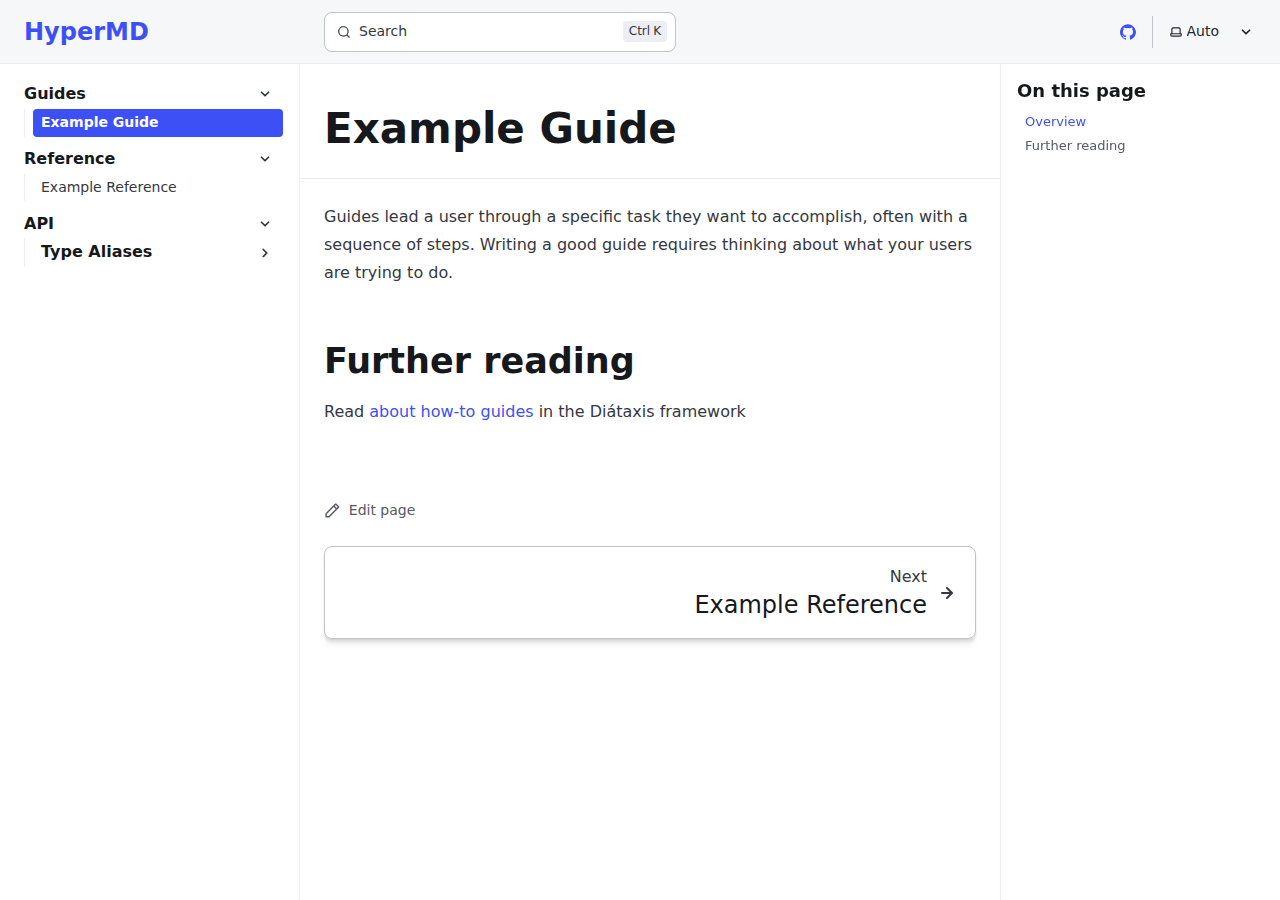
<file: guides/example/index.html>
<!DOCTYPE html><html lang="en" dir="ltr" data-has-toc data-has-sidebar data-theme="dark" class="astro-twlk3rpg"> <head><meta charset="utf-8"/><meta name="viewport" content="width=device-width, initial-scale=1"/><title>Example Guide | HyperMD</title><link rel="canonical"/><link rel="shortcut icon" href="/favicon.svg" type="image/svg+xml"/><meta name="generator" content="Astro v4.11.5"/><meta name="generator" content="Starlight v0.25.0"/><meta property="og:title" content="Example Guide"/><meta property="og:type" content="article"/><meta property="og:url"/><meta property="og:locale" content="en"/><meta property="og:description" content="A guide in my new Starlight docs site."/><meta property="og:site_name" content="HyperMD"/><meta name="twitter:card" content="summary_large_image"/><meta name="twitter:title" content="Example Guide"/><meta name="twitter:description" content="A guide in my new Starlight docs site."/><meta name="description" content="A guide in my new Starlight docs site."/><script>
	window.StarlightThemeProvider = (() => {
		const storedTheme =
			typeof localStorage !== 'undefined' && localStorage.getItem('starlight-theme');
		const theme =
			storedTheme ||
			(window.matchMedia('(prefers-color-scheme: light)').matches ? 'light' : 'dark');
		document.documentElement.dataset.theme = theme === 'light' ? 'light' : 'dark';
		return {
			updatePickers(theme = storedTheme || 'auto') {
				document.querySelectorAll('starlight-theme-select').forEach((picker) => {
					const select = picker.querySelector('select');
					if (select) select.value = theme;
					/** @type {HTMLTemplateElement | null} */
					const tmpl = document.querySelector(`#theme-icons`);
					const newIcon = tmpl && tmpl.content.querySelector('.' + theme);
					if (newIcon) {
						const oldIcon = picker.querySelector('svg.label-icon');
						if (oldIcon) {
							oldIcon.replaceChildren(...newIcon.cloneNode(true).childNodes);
						}
					}
				});
			},
		};
	})();
</script><template id="theme-icons"><svg aria-hidden="true" class="light astro-o7miyrdl" width="16" height="16" viewBox="0 0 24 24" fill="currentColor" style="--sl-icon-size: 1em;"><path d="M5 12a1 1 0 0 0-1-1H3a1 1 0 0 0 0 2h1a1 1 0 0 0 1-1Zm.64 5-.71.71a1 1 0 0 0 0 1.41 1 1 0 0 0 1.41 0l.71-.71A1 1 0 0 0 5.64 17ZM12 5a1 1 0 0 0 1-1V3a1 1 0 0 0-2 0v1a1 1 0 0 0 1 1Zm5.66 2.34a1 1 0 0 0 .7-.29l.71-.71a1 1 0 1 0-1.41-1.41l-.66.71a1 1 0 0 0 0 1.41 1 1 0 0 0 .66.29Zm-12-.29a1 1 0 0 0 1.41 0 1 1 0 0 0 0-1.41l-.71-.71a1.004 1.004 0 1 0-1.43 1.41l.73.71ZM21 11h-1a1 1 0 0 0 0 2h1a1 1 0 0 0 0-2Zm-2.64 6A1 1 0 0 0 17 18.36l.71.71a1 1 0 0 0 1.41 0 1 1 0 0 0 0-1.41l-.76-.66ZM12 6.5a5.5 5.5 0 1 0 5.5 5.5A5.51 5.51 0 0 0 12 6.5Zm0 9a3.5 3.5 0 1 1 0-7 3.5 3.5 0 0 1 0 7Zm0 3.5a1 1 0 0 0-1 1v1a1 1 0 0 0 2 0v-1a1 1 0 0 0-1-1Z"/></svg> <svg aria-hidden="true" class="dark astro-o7miyrdl" width="16" height="16" viewBox="0 0 24 24" fill="currentColor" style="--sl-icon-size: 1em;"><path d="M21.64 13a1 1 0 0 0-1.05-.14 8.049 8.049 0 0 1-3.37.73 8.15 8.15 0 0 1-8.14-8.1 8.59 8.59 0 0 1 .25-2A1 1 0 0 0 8 2.36a10.14 10.14 0 1 0 14 11.69 1 1 0 0 0-.36-1.05Zm-9.5 6.69A8.14 8.14 0 0 1 7.08 5.22v.27a10.15 10.15 0 0 0 10.14 10.14 9.784 9.784 0 0 0 2.1-.22 8.11 8.11 0 0 1-7.18 4.32v-.04Z"/></svg> <svg aria-hidden="true" class="auto astro-o7miyrdl" width="16" height="16" viewBox="0 0 24 24" fill="currentColor" style="--sl-icon-size: 1em;"><path d="M21 14h-1V7a3 3 0 0 0-3-3H7a3 3 0 0 0-3 3v7H3a1 1 0 0 0-1 1v2a3 3 0 0 0 3 3h14a3 3 0 0 0 3-3v-2a1 1 0 0 0-1-1ZM6 7a1 1 0 0 1 1-1h10a1 1 0 0 1 1 1v7H6V7Zm14 10a1 1 0 0 1-1 1H5a1 1 0 0 1-1-1v-1h16v1Z"/></svg> </template><link rel="stylesheet" href="/_astro/index.tPAAbnPA.css">
<style>:root{--sl-badge-default-border: var(--sl-color-accent);--sl-badge-default-bg: var(--sl-color-accent-low);--sl-badge-default-text: #fff;--sl-badge-note-border: var(--sl-color-blue);--sl-badge-note-bg: var(--sl-color-blue-low);--sl-badge-note-text: #fff;--sl-badge-danger-border: var(--sl-color-red);--sl-badge-danger-bg: var(--sl-color-red-low);--sl-badge-danger-text: #fff;--sl-badge-success-border: var(--sl-color-green);--sl-badge-success-bg: var(--sl-color-green-low);--sl-badge-success-text: #fff;--sl-badge-caution-border: var(--sl-color-orange);--sl-badge-caution-bg: var(--sl-color-orange-low);--sl-badge-caution-text: #fff;--sl-badge-tip-border: var(--sl-color-purple);--sl-badge-tip-bg: var(--sl-color-purple-low);--sl-badge-tip-text: #fff}[data-theme=light]:root{--sl-badge-default-bg: var(--sl-color-accent-high);--sl-badge-note-bg: var(--sl-color-blue-high);--sl-badge-danger-bg: var(--sl-color-red-high);--sl-badge-success-bg: var(--sl-color-green-high);--sl-badge-caution-bg: var(--sl-color-orange-high);--sl-badge-tip-bg: var(--sl-color-purple-high)}.sl-badge:where(.astro-r53ml42k){display:inline-block;border:1px solid var(--sl-color-border-badge);border-radius:.25rem;font-family:var(--sl-font-system-mono);line-height:normal;color:var(--sl-color-text-badge);background-color:var(--sl-color-bg-badge);overflow-wrap:anywhere}.sidebar-content .sl-badge:where(.astro-r53ml42k){line-height:1;font-size:var(--sl-text-xs);padding:.125rem .375rem}.sidebar-content a[aria-current=page]>.sl-badge:where(.astro-r53ml42k){--sl-color-bg-badge: transparent;--sl-color-border-badge: currentColor;color:inherit}.default:where(.astro-r53ml42k){--sl-color-bg-badge: var(--sl-badge-default-bg);--sl-color-border-badge: var(--sl-badge-default-border);--sl-color-text-badge: var(--sl-badge-default-text)}.note:where(.astro-r53ml42k){--sl-color-bg-badge: var(--sl-badge-note-bg);--sl-color-border-badge: var(--sl-badge-note-border);--sl-color-text-badge: var(--sl-badge-note-text)}.danger:where(.astro-r53ml42k){--sl-color-bg-badge: var(--sl-badge-danger-bg);--sl-color-border-badge: var(--sl-badge-danger-border);--sl-color-text-badge: var(--sl-badge-danger-text)}.success:where(.astro-r53ml42k){--sl-color-bg-badge: var(--sl-badge-success-bg);--sl-color-border-badge: var(--sl-badge-success-border);--sl-color-text-badge: var(--sl-badge-success-text)}.tip:where(.astro-r53ml42k){--sl-color-bg-badge: var(--sl-badge-tip-bg);--sl-color-border-badge: var(--sl-badge-tip-border);--sl-color-text-badge: var(--sl-badge-tip-text)}.caution:where(.astro-r53ml42k){--sl-color-bg-badge: var(--sl-badge-caution-bg);--sl-color-border-badge: var(--sl-badge-caution-border);--sl-color-text-badge: var(--sl-badge-caution-text)}.small:where(.astro-r53ml42k){font-size:var(--sl-text-xs);padding:.125rem .25rem}.medium:where(.astro-r53ml42k){font-size:var(--sl-text-sm);padding:.175rem .35rem}.large:where(.astro-r53ml42k){font-size:var(--sl-text-base);padding:.225rem .45rem}.sl-markdown-content :is(h1,h2,h3,h4,h5,h6) .sl-badge:where(.astro-r53ml42k){vertical-align:middle}
.card-grid:where(.astro-jgchghb4){display:grid;gap:1rem}.card-grid:where(.astro-jgchghb4)>*{margin-top:0!important}@media (min-width: 50rem){.card-grid:where(.astro-jgchghb4){grid-template-columns:1fr 1fr;gap:1.5rem}.stagger:where(.astro-jgchghb4){--stagger-height: 5rem;padding-bottom:var(--stagger-height)}.stagger:where(.astro-jgchghb4)>*:nth-child(2n){transform:translateY(var(--stagger-height))}}
.card:where(.astro-5nwu7dtf){--sl-card-border: var(--sl-color-purple);--sl-card-bg: var(--sl-color-purple-low);border:1px solid var(--sl-color-gray-5);background-color:var(--sl-color-black);padding:clamp(1rem,calc(.125rem + 3vw),2.5rem);flex-direction:column;gap:clamp(.5rem,calc(.125rem + 1vw),1rem)}.card:where(.astro-5nwu7dtf):nth-child(4n+1){--sl-card-border: var(--sl-color-orange);--sl-card-bg: var(--sl-color-orange-low)}.card:where(.astro-5nwu7dtf):nth-child(4n+3){--sl-card-border: var(--sl-color-green);--sl-card-bg: var(--sl-color-green-low)}.card:where(.astro-5nwu7dtf):nth-child(4n+4){--sl-card-border: var(--sl-color-red);--sl-card-bg: var(--sl-color-red-low)}.card:where(.astro-5nwu7dtf):nth-child(4n+5){--sl-card-border: var(--sl-color-blue);--sl-card-bg: var(--sl-color-blue-low)}.title:where(.astro-5nwu7dtf){font-weight:600;font-size:var(--sl-text-h4);color:var(--sl-color-white);line-height:var(--sl-line-height-headings);gap:1rem;align-items:center}.card:where(.astro-5nwu7dtf) .icon:where(.astro-5nwu7dtf){border:1px solid var(--sl-card-border);background-color:var(--sl-card-bg);padding:.2em;border-radius:.25rem}.card:where(.astro-5nwu7dtf) .body:where(.astro-5nwu7dtf){margin:0;font-size:clamp(var(--sl-text-sm),calc(.5rem + 1vw),var(--sl-text-body))}
svg:where(.astro-o7miyrdl){color:var(--sl-icon-color);font-size:var(--sl-icon-size, 1em);width:1em;height:1em}
.sl-steps{--bullet-size: calc(var(--sl-line-height) * 1rem);--bullet-margin: .375rem;list-style:none;counter-reset:steps-counter var(--sl-steps-start, 0);padding-inline-start:0}.sl-steps>li{counter-increment:steps-counter;position:relative;padding-inline-start:calc(var(--bullet-size) + 1rem);padding-bottom:1px;min-height:calc(var(--bullet-size) + var(--bullet-margin))}.sl-steps>li+li{margin-top:0}.sl-steps>li:before{content:counter(steps-counter);position:absolute;top:0;inset-inline-start:0;width:var(--bullet-size);height:var(--bullet-size);line-height:var(--bullet-size);font-size:var(--sl-text-xs);font-weight:600;text-align:center;color:var(--sl-color-white);background-color:var(--sl-color-gray-6);border-radius:99rem;box-shadow:inset 0 0 0 1px var(--sl-color-gray-5)}.sl-steps>li:not(:last-of-type):after{--guide-width: 1px;content:"";position:absolute;top:calc(var(--bullet-size) + var(--bullet-margin));bottom:var(--bullet-margin);inset-inline-start:calc((var(--bullet-size) - var(--guide-width)) / 2);width:var(--guide-width);background-color:var(--sl-color-hairline-light)}.sl-steps>li>:first-child{--lh: calc(1em * var(--sl-line-height));--shift-y: calc(.5 * (var(--bullet-size) - var(--lh)));transform:translateY(var(--shift-y));margin-bottom:var(--shift-y)}.sl-steps>li>:first-child:where(h1,h2,h3,h4,h5,h6){--lh: calc(1em * var(--sl-line-height-headings))}@supports (--prop: 1lh){.sl-steps>li>:first-child{--lh: 1lh}}
</style><script type="module" src="/_astro/hoisted.DfIZDHVP.js"></script>
<script type="module" src="/_astro/page.LS5KDvwX.js"></script></head> <body class="astro-twlk3rpg"> <a href="#_top" class="astro-umtzzpqr">Skip to content</a>  <div class="page sl-flex astro-vrwv2a6a"> <header class="header astro-vrwv2a6a"><div class="header sl-flex astro-thdixahi"> <div class="title-wrapper sl-flex astro-thdixahi"> <a href="/" class="site-title sl-flex astro-3e2douhg">  <span class="astro-3e2douhg"> HyperMD </span> </a>  </div> <div class="sl-flex astro-thdixahi"> <site-search data-translations="{&#34;placeholder&#34;:&#34;Search&#34;}" class="astro-wcynuurl"> <button data-open-modal disabled aria-label="Search" aria-keyshortcuts="Control+K" class="astro-wcynuurl"> <svg aria-hidden="true" class="astro-wcynuurl astro-o7miyrdl" width="16" height="16" viewBox="0 0 24 24" fill="currentColor" style="--sl-icon-size: 1em;"><path d="M21.71 20.29 18 16.61A9 9 0 1 0 16.61 18l3.68 3.68a.999.999 0 0 0 1.42 0 1 1 0 0 0 0-1.39ZM11 18a7 7 0 1 1 0-14 7 7 0 0 1 0 14Z"/></svg>  <span class="sl-hidden md:sl-block astro-wcynuurl" aria-hidden="true">Search</span> <kbd class="sl-hidden md:sl-flex astro-wcynuurl" style="display: none;"> <kbd class="astro-wcynuurl">Ctrl</kbd><kbd class="astro-wcynuurl">K</kbd> </kbd> </button> <dialog style="padding:0" aria-label="Search" class="astro-wcynuurl"> <div class="dialog-frame sl-flex astro-wcynuurl">  <button data-close-modal class="sl-flex md:sl-hidden astro-wcynuurl"> Cancel </button> <div class="search-container astro-wcynuurl"> <div id="starlight__search" class="astro-wcynuurl"></div> </div> </div> </dialog> </site-search>  <script>
	(() => {
		const openBtn = document.querySelector('button[data-open-modal]');
		const shortcut = openBtn?.querySelector('kbd');
		if (!openBtn || !(shortcut instanceof HTMLElement)) return;
		const platformKey = shortcut.querySelector('kbd');
		if (platformKey && /(Mac|iPhone|iPod|iPad)/i.test(navigator.platform)) {
			platformKey.textContent = '⌘';
			openBtn.setAttribute('aria-keyshortcuts', 'Meta+K');
		}
		shortcut.style.display = '';
	})();
</script>    </div> <div class="sl-hidden md:sl-flex right-group astro-thdixahi"> <div class="sl-flex social-icons astro-thdixahi"> <a href="https://github.com/jsimonrichard/HyperMD" rel="me" class="sl-flex astro-bm65jcud"><span class="sr-only astro-bm65jcud">GitHub</span><svg aria-hidden="true" class="astro-bm65jcud astro-o7miyrdl" width="16" height="16" viewBox="0 0 24 24" fill="currentColor" style="--sl-icon-size: 1em;"><path d="M12 .3a12 12 0 0 0-3.8 23.38c.6.12.83-.26.83-.57L9 21.07c-3.34.72-4.04-1.61-4.04-1.61-.55-1.39-1.34-1.76-1.34-1.76-1.08-.74.09-.73.09-.73 1.2.09 1.83 1.24 1.83 1.24 1.08 1.83 2.81 1.3 3.5 1 .1-.78.42-1.31.76-1.61-2.67-.3-5.47-1.33-5.47-5.93 0-1.31.47-2.38 1.24-3.22-.14-.3-.54-1.52.1-3.18 0 0 1-.32 3.3 1.23a11.5 11.5 0 0 1 6 0c2.28-1.55 3.29-1.23 3.29-1.23.64 1.66.24 2.88.12 3.18a4.65 4.65 0 0 1 1.23 3.22c0 4.61-2.8 5.63-5.48 5.92.42.36.81 1.1.81 2.22l-.01 3.29c0 .31.2.69.82.57A12 12 0 0 0 12 .3Z"/></svg> </a> </div> <starlight-theme-select>  <label style="--sl-select-width: 6.25em" class="astro-riqb3gdw"> <span class="sr-only astro-riqb3gdw">Select theme</span> <svg aria-hidden="true" class="icon label-icon astro-riqb3gdw astro-o7miyrdl" width="16" height="16" viewBox="0 0 24 24" fill="currentColor" style="--sl-icon-size: 1em;"><path d="M21 14h-1V7a3 3 0 0 0-3-3H7a3 3 0 0 0-3 3v7H3a1 1 0 0 0-1 1v2a3 3 0 0 0 3 3h14a3 3 0 0 0 3-3v-2a1 1 0 0 0-1-1ZM6 7a1 1 0 0 1 1-1h10a1 1 0 0 1 1 1v7H6V7Zm14 10a1 1 0 0 1-1 1H5a1 1 0 0 1-1-1v-1h16v1Z"/></svg>  <select value="auto" class="astro-riqb3gdw"> <option value="dark" class="astro-riqb3gdw">Dark</option><option value="light" class="astro-riqb3gdw">Light</option><option value="auto" selected="true" class="astro-riqb3gdw">Auto</option> </select> <svg aria-hidden="true" class="icon caret astro-riqb3gdw astro-o7miyrdl" width="16" height="16" viewBox="0 0 24 24" fill="currentColor" style="--sl-icon-size: 1em;"><path d="M17 9.17a1 1 0 0 0-1.41 0L12 12.71 8.46 9.17a1 1 0 1 0-1.41 1.42l4.24 4.24a1.002 1.002 0 0 0 1.42 0L17 10.59a1.002 1.002 0 0 0 0-1.42Z"/></svg>  </label>  </starlight-theme-select>  <script>
	StarlightThemeProvider.updatePickers();
</script>   </div> </div> </header> <nav class="sidebar astro-vrwv2a6a" aria-label="Main"> <starlight-menu-button class="astro-ktgvtic2"> <button aria-expanded="false" aria-label="Menu" aria-controls="starlight__sidebar" class="sl-flex md:sl-hidden astro-ktgvtic2"> <svg aria-hidden="true" class="astro-ktgvtic2 astro-o7miyrdl" width="16" height="16" viewBox="0 0 24 24" fill="currentColor" style="--sl-icon-size: 1em;"><path d="M3 8h18a1 1 0 1 0 0-2H3a1 1 0 0 0 0 2Zm18 8H3a1 1 0 0 0 0 2h18a1 1 0 0 0 0-2Zm0-5H3a1 1 0 0 0 0 2h18a1 1 0 0 0 0-2Z"/></svg>  </button> </starlight-menu-button>    <div id="starlight__sidebar" class="sidebar-pane astro-vrwv2a6a"> <div class="sidebar-content sl-flex astro-vrwv2a6a"> <ul class="top-level astro-vzvl2zmv"> <li class="astro-vzvl2zmv"> <details open class="astro-vzvl2zmv"> <summary class="astro-vzvl2zmv"> <div class="group-label astro-vzvl2zmv"> <span class="large astro-vzvl2zmv">Guides</span>  </div> <svg aria-hidden="true" class="caret astro-vzvl2zmv astro-o7miyrdl" width="16" height="16" viewBox="0 0 24 24" fill="currentColor" style="--sl-icon-size: 1.25rem;"><path d="m14.83 11.29-4.24-4.24a1 1 0 1 0-1.42 1.41L12.71 12l-3.54 3.54a1 1 0 0 0 0 1.41 1 1 0 0 0 .71.29 1 1 0 0 0 .71-.29l4.24-4.24a1.002 1.002 0 0 0 0-1.42Z"/></svg>  </summary> <ul class="astro-vzvl2zmv"> <li class="astro-vzvl2zmv"> <a href="/guides/example" aria-current="page" class="astro-vzvl2zmv"> <span class="astro-vzvl2zmv">Example Guide</span>  </a> </li> </ul>  </details> </li><li class="astro-vzvl2zmv"> <details open class="astro-vzvl2zmv"> <summary class="astro-vzvl2zmv"> <div class="group-label astro-vzvl2zmv"> <span class="large astro-vzvl2zmv">Reference</span>  </div> <svg aria-hidden="true" class="caret astro-vzvl2zmv astro-o7miyrdl" width="16" height="16" viewBox="0 0 24 24" fill="currentColor" style="--sl-icon-size: 1.25rem;"><path d="m14.83 11.29-4.24-4.24a1 1 0 1 0-1.42 1.41L12.71 12l-3.54 3.54a1 1 0 0 0 0 1.41 1 1 0 0 0 .71.29 1 1 0 0 0 .71-.29l4.24-4.24a1.002 1.002 0 0 0 0-1.42Z"/></svg>  </summary> <ul class="astro-vzvl2zmv"> <li class="astro-vzvl2zmv"> <a href="/reference/example/" class="astro-vzvl2zmv"> <span class="astro-vzvl2zmv">Example Reference</span>  </a> </li> </ul>  </details> </li><li class="astro-vzvl2zmv"> <details open class="astro-vzvl2zmv"> <summary class="astro-vzvl2zmv"> <div class="group-label astro-vzvl2zmv"> <span class="large astro-vzvl2zmv">API</span>  </div> <svg aria-hidden="true" class="caret astro-vzvl2zmv astro-o7miyrdl" width="16" height="16" viewBox="0 0 24 24" fill="currentColor" style="--sl-icon-size: 1.25rem;"><path d="m14.83 11.29-4.24-4.24a1 1 0 1 0-1.42 1.41L12.71 12l-3.54 3.54a1 1 0 0 0 0 1.41 1 1 0 0 0 .71.29 1 1 0 0 0 .71-.29l4.24-4.24a1.002 1.002 0 0 0 0-1.42Z"/></svg>  </summary> <ul class="astro-vzvl2zmv"> <li class="astro-vzvl2zmv"> <details class="astro-vzvl2zmv"> <summary class="astro-vzvl2zmv"> <div class="group-label astro-vzvl2zmv"> <span class="large astro-vzvl2zmv">Type Aliases</span>  </div> <svg aria-hidden="true" class="caret astro-vzvl2zmv astro-o7miyrdl" width="16" height="16" viewBox="0 0 24 24" fill="currentColor" style="--sl-icon-size: 1.25rem;"><path d="m14.83 11.29-4.24-4.24a1 1 0 1 0-1.42 1.41L12.71 12l-3.54 3.54a1 1 0 0 0 0 1.41 1 1 0 0 0 .71.29 1 1 0 0 0 .71-.29l4.24-4.24a1.002 1.002 0 0 0 0-1.42Z"/></svg>  </summary> <ul class="astro-vzvl2zmv"> <li class="astro-vzvl2zmv"> <a href="/api/type-aliases/test/" class="astro-vzvl2zmv"> <span class="astro-vzvl2zmv">Test</span>  </a> </li> </ul>  </details> </li> </ul>  </details> </li> </ul>  <div class="md:sl-hidden"> <div class="mobile-preferences sl-flex astro-5vh6wbxx"> <div class="sl-flex social-icons astro-5vh6wbxx"> <a href="https://github.com/jsimonrichard/HyperMD" rel="me" class="sl-flex astro-bm65jcud"><span class="sr-only astro-bm65jcud">GitHub</span><svg aria-hidden="true" class="astro-bm65jcud astro-o7miyrdl" width="16" height="16" viewBox="0 0 24 24" fill="currentColor" style="--sl-icon-size: 1em;"><path d="M12 .3a12 12 0 0 0-3.8 23.38c.6.12.83-.26.83-.57L9 21.07c-3.34.72-4.04-1.61-4.04-1.61-.55-1.39-1.34-1.76-1.34-1.76-1.08-.74.09-.73.09-.73 1.2.09 1.83 1.24 1.83 1.24 1.08 1.83 2.81 1.3 3.5 1 .1-.78.42-1.31.76-1.61-2.67-.3-5.47-1.33-5.47-5.93 0-1.31.47-2.38 1.24-3.22-.14-.3-.54-1.52.1-3.18 0 0 1-.32 3.3 1.23a11.5 11.5 0 0 1 6 0c2.28-1.55 3.29-1.23 3.29-1.23.64 1.66.24 2.88.12 3.18a4.65 4.65 0 0 1 1.23 3.22c0 4.61-2.8 5.63-5.48 5.92.42.36.81 1.1.81 2.22l-.01 3.29c0 .31.2.69.82.57A12 12 0 0 0 12 .3Z"/></svg> </a> </div> <starlight-theme-select>  <label style="--sl-select-width: 6.25em" class="astro-riqb3gdw"> <span class="sr-only astro-riqb3gdw">Select theme</span> <svg aria-hidden="true" class="icon label-icon astro-riqb3gdw astro-o7miyrdl" width="16" height="16" viewBox="0 0 24 24" fill="currentColor" style="--sl-icon-size: 1em;"><path d="M21 14h-1V7a3 3 0 0 0-3-3H7a3 3 0 0 0-3 3v7H3a1 1 0 0 0-1 1v2a3 3 0 0 0 3 3h14a3 3 0 0 0 3-3v-2a1 1 0 0 0-1-1ZM6 7a1 1 0 0 1 1-1h10a1 1 0 0 1 1 1v7H6V7Zm14 10a1 1 0 0 1-1 1H5a1 1 0 0 1-1-1v-1h16v1Z"/></svg>  <select value="auto" class="astro-riqb3gdw"> <option value="dark" class="astro-riqb3gdw">Dark</option><option value="light" class="astro-riqb3gdw">Light</option><option value="auto" selected="true" class="astro-riqb3gdw">Auto</option> </select> <svg aria-hidden="true" class="icon caret astro-riqb3gdw astro-o7miyrdl" width="16" height="16" viewBox="0 0 24 24" fill="currentColor" style="--sl-icon-size: 1em;"><path d="M17 9.17a1 1 0 0 0-1.41 0L12 12.71 8.46 9.17a1 1 0 1 0-1.41 1.42l4.24 4.24a1.002 1.002 0 0 0 1.42 0L17 10.59a1.002 1.002 0 0 0 0-1.42Z"/></svg>  </label>  </starlight-theme-select>  <script>
	StarlightThemeProvider.updatePickers();
</script>   </div>  </div> </div> </div> </nav> <div class="main-frame astro-vrwv2a6a">  <div class="lg:sl-flex astro-ki6nyplc"> <aside class="right-sidebar-container astro-ki6nyplc"> <div class="right-sidebar astro-ki6nyplc"> <div class="lg:sl-hidden astro-oitdjnt5"><mobile-starlight-toc data-min-h="2" data-max-h="3" class="astro-5jstb3zc"><nav aria-labelledby="starlight__on-this-page--mobile" class="astro-5jstb3zc"><details id="starlight__mobile-toc" class="astro-5jstb3zc"><summary id="starlight__on-this-page--mobile" class="sl-flex astro-5jstb3zc"><div class="toggle sl-flex astro-5jstb3zc">On this page<svg aria-hidden="true" class="caret astro-5jstb3zc astro-o7miyrdl" width="16" height="16" viewBox="0 0 24 24" fill="currentColor" style="--sl-icon-size: 1rem;"><path d="m14.83 11.29-4.24-4.24a1 1 0 1 0-1.42 1.41L12.71 12l-3.54 3.54a1 1 0 0 0 0 1.41 1 1 0 0 0 .71.29 1 1 0 0 0 .71-.29l4.24-4.24a1.002 1.002 0 0 0 0-1.42Z"/></svg> </div><span class="display-current astro-5jstb3zc"></span></summary><div class="dropdown astro-5jstb3zc"><ul class="isMobile astro-optgh6gz" style="--depth: 0;"> <li class="astro-optgh6gz" style="--depth: 0;"> <a href="#_top" class="astro-optgh6gz" style="--depth: 0;"> <span class="astro-optgh6gz" style="--depth: 0;">Overview</span> </a>  </li><li class="astro-optgh6gz" style="--depth: 0;"> <a href="#further-reading" class="astro-optgh6gz" style="--depth: 0;"> <span class="astro-optgh6gz" style="--depth: 0;">Further reading</span> </a>  </li> </ul> </div></details></nav></mobile-starlight-toc></div><div class="right-sidebar-panel sl-hidden lg:sl-block astro-oitdjnt5"><div class="sl-container astro-oitdjnt5"><starlight-toc data-min-h="2" data-max-h="3"><nav aria-labelledby="starlight__on-this-page"><h2 id="starlight__on-this-page">On this page</h2><ul class="astro-optgh6gz" style="--depth: 0;"> <li class="astro-optgh6gz" style="--depth: 0;"> <a href="#_top" class="astro-optgh6gz" style="--depth: 0;"> <span class="astro-optgh6gz" style="--depth: 0;">Overview</span> </a>  </li><li class="astro-optgh6gz" style="--depth: 0;"> <a href="#further-reading" class="astro-optgh6gz" style="--depth: 0;"> <span class="astro-optgh6gz" style="--depth: 0;">Further reading</span> </a>  </li> </ul> </nav></starlight-toc></div></div> </div> </aside> <div class="main-pane astro-ki6nyplc">  <main data-pagefind-body lang="en" dir="ltr" class="astro-twlk3rpg">    <div class="content-panel astro-kepwblum"> <div class="sl-container astro-kepwblum"> <h1 id="_top" class="astro-eegql3ed">Example Guide</h1>  </div> </div>  <div class="content-panel astro-kepwblum"> <div class="sl-container astro-kepwblum"> <div class="sl-markdown-content"> <p>Guides lead a user through a specific task they want to accomplish, often with a sequence of steps.
Writing a good guide requires thinking about what your users are trying to do.</p>
<h2 id="further-reading">Further reading</h2>
<ul>
<li>Read <a href="https://diataxis.fr/how-to-guides/">about how-to guides</a> in the Diátaxis framework</li>
</ul> </div> <footer class="sl-flex astro-hmpi5kr5"> <div class="meta sl-flex astro-hmpi5kr5"> <a href="https://github.com/tauri-apps/tauri-docs/edit/v2/src/content/docs/guides/example.md" class="sl-flex astro-6x7oi7u5"><svg aria-hidden="true" class="astro-6x7oi7u5 astro-o7miyrdl" width="16" height="16" viewBox="0 0 24 24" fill="currentColor" style="--sl-icon-size: 1.2em;"><path d="M22 7.24a1 1 0 0 0-.29-.71l-4.24-4.24a1 1 0 0 0-1.1-.22 1 1 0 0 0-.32.22l-2.83 2.83L2.29 16.05a1 1 0 0 0-.29.71V21a1 1 0 0 0 1 1h4.24a1 1 0 0 0 .76-.29l10.87-10.93L21.71 8c.1-.1.17-.2.22-.33a1 1 0 0 0 0-.24v-.14l.07-.05ZM6.83 20H4v-2.83l9.93-9.93 2.83 2.83L6.83 20ZM18.17 8.66l-2.83-2.83 1.42-1.41 2.82 2.82-1.41 1.42Z"/></svg> Edit page</a>  </div> <div class="pagination-links astro-dk4pppk5" dir="ltr">  <a href="/reference/example/" rel="next" class="astro-dk4pppk5"> <svg aria-hidden="true" class="astro-dk4pppk5 astro-o7miyrdl" width="16" height="16" viewBox="0 0 24 24" fill="currentColor" style="--sl-icon-size: 1.5rem;"><path d="M17.92 11.62a1.001 1.001 0 0 0-.21-.33l-5-5a1.003 1.003 0 1 0-1.42 1.42l3.3 3.29H7a1 1 0 0 0 0 2h7.59l-3.3 3.29a1.002 1.002 0 0 0 .325 1.639 1 1 0 0 0 1.095-.219l5-5a1 1 0 0 0 .21-.33 1 1 0 0 0 0-.76Z"/></svg>  <span class="astro-dk4pppk5"> Next <br class="astro-dk4pppk5"> <span class="link-title astro-dk4pppk5">Example Reference</span> </span> </a> </div>   </footer>  </div> </div>   </main> </div> </div>  </div> </div>  </body></html>
</file>
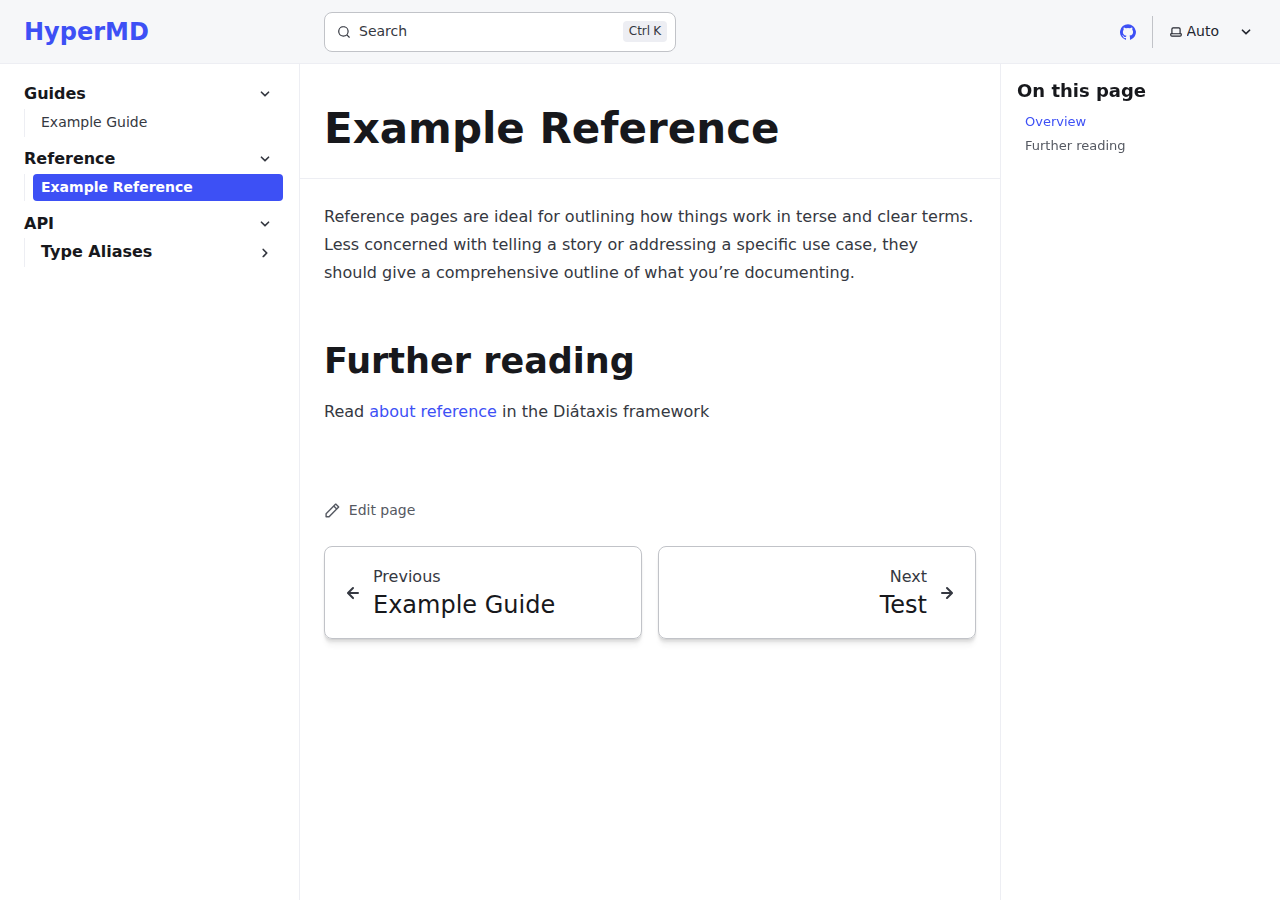
<file: reference/example/index.html>
<!DOCTYPE html><html lang="en" dir="ltr" data-has-toc data-has-sidebar data-theme="dark" class="astro-twlk3rpg"> <head><meta charset="utf-8"/><meta name="viewport" content="width=device-width, initial-scale=1"/><title>Example Reference | HyperMD</title><link rel="canonical"/><link rel="shortcut icon" href="/favicon.svg" type="image/svg+xml"/><meta name="generator" content="Astro v4.11.5"/><meta name="generator" content="Starlight v0.25.0"/><meta property="og:title" content="Example Reference"/><meta property="og:type" content="article"/><meta property="og:url"/><meta property="og:locale" content="en"/><meta property="og:description" content="A reference page in my new Starlight docs site."/><meta property="og:site_name" content="HyperMD"/><meta name="twitter:card" content="summary_large_image"/><meta name="twitter:title" content="Example Reference"/><meta name="twitter:description" content="A reference page in my new Starlight docs site."/><meta name="description" content="A reference page in my new Starlight docs site."/><script>
	window.StarlightThemeProvider = (() => {
		const storedTheme =
			typeof localStorage !== 'undefined' && localStorage.getItem('starlight-theme');
		const theme =
			storedTheme ||
			(window.matchMedia('(prefers-color-scheme: light)').matches ? 'light' : 'dark');
		document.documentElement.dataset.theme = theme === 'light' ? 'light' : 'dark';
		return {
			updatePickers(theme = storedTheme || 'auto') {
				document.querySelectorAll('starlight-theme-select').forEach((picker) => {
					const select = picker.querySelector('select');
					if (select) select.value = theme;
					/** @type {HTMLTemplateElement | null} */
					const tmpl = document.querySelector(`#theme-icons`);
					const newIcon = tmpl && tmpl.content.querySelector('.' + theme);
					if (newIcon) {
						const oldIcon = picker.querySelector('svg.label-icon');
						if (oldIcon) {
							oldIcon.replaceChildren(...newIcon.cloneNode(true).childNodes);
						}
					}
				});
			},
		};
	})();
</script><template id="theme-icons"><svg aria-hidden="true" class="light astro-o7miyrdl" width="16" height="16" viewBox="0 0 24 24" fill="currentColor" style="--sl-icon-size: 1em;"><path d="M5 12a1 1 0 0 0-1-1H3a1 1 0 0 0 0 2h1a1 1 0 0 0 1-1Zm.64 5-.71.71a1 1 0 0 0 0 1.41 1 1 0 0 0 1.41 0l.71-.71A1 1 0 0 0 5.64 17ZM12 5a1 1 0 0 0 1-1V3a1 1 0 0 0-2 0v1a1 1 0 0 0 1 1Zm5.66 2.34a1 1 0 0 0 .7-.29l.71-.71a1 1 0 1 0-1.41-1.41l-.66.71a1 1 0 0 0 0 1.41 1 1 0 0 0 .66.29Zm-12-.29a1 1 0 0 0 1.41 0 1 1 0 0 0 0-1.41l-.71-.71a1.004 1.004 0 1 0-1.43 1.41l.73.71ZM21 11h-1a1 1 0 0 0 0 2h1a1 1 0 0 0 0-2Zm-2.64 6A1 1 0 0 0 17 18.36l.71.71a1 1 0 0 0 1.41 0 1 1 0 0 0 0-1.41l-.76-.66ZM12 6.5a5.5 5.5 0 1 0 5.5 5.5A5.51 5.51 0 0 0 12 6.5Zm0 9a3.5 3.5 0 1 1 0-7 3.5 3.5 0 0 1 0 7Zm0 3.5a1 1 0 0 0-1 1v1a1 1 0 0 0 2 0v-1a1 1 0 0 0-1-1Z"/></svg> <svg aria-hidden="true" class="dark astro-o7miyrdl" width="16" height="16" viewBox="0 0 24 24" fill="currentColor" style="--sl-icon-size: 1em;"><path d="M21.64 13a1 1 0 0 0-1.05-.14 8.049 8.049 0 0 1-3.37.73 8.15 8.15 0 0 1-8.14-8.1 8.59 8.59 0 0 1 .25-2A1 1 0 0 0 8 2.36a10.14 10.14 0 1 0 14 11.69 1 1 0 0 0-.36-1.05Zm-9.5 6.69A8.14 8.14 0 0 1 7.08 5.22v.27a10.15 10.15 0 0 0 10.14 10.14 9.784 9.784 0 0 0 2.1-.22 8.11 8.11 0 0 1-7.18 4.32v-.04Z"/></svg> <svg aria-hidden="true" class="auto astro-o7miyrdl" width="16" height="16" viewBox="0 0 24 24" fill="currentColor" style="--sl-icon-size: 1em;"><path d="M21 14h-1V7a3 3 0 0 0-3-3H7a3 3 0 0 0-3 3v7H3a1 1 0 0 0-1 1v2a3 3 0 0 0 3 3h14a3 3 0 0 0 3-3v-2a1 1 0 0 0-1-1ZM6 7a1 1 0 0 1 1-1h10a1 1 0 0 1 1 1v7H6V7Zm14 10a1 1 0 0 1-1 1H5a1 1 0 0 1-1-1v-1h16v1Z"/></svg> </template><link rel="stylesheet" href="/_astro/index.tPAAbnPA.css">
<style>:root{--sl-badge-default-border: var(--sl-color-accent);--sl-badge-default-bg: var(--sl-color-accent-low);--sl-badge-default-text: #fff;--sl-badge-note-border: var(--sl-color-blue);--sl-badge-note-bg: var(--sl-color-blue-low);--sl-badge-note-text: #fff;--sl-badge-danger-border: var(--sl-color-red);--sl-badge-danger-bg: var(--sl-color-red-low);--sl-badge-danger-text: #fff;--sl-badge-success-border: var(--sl-color-green);--sl-badge-success-bg: var(--sl-color-green-low);--sl-badge-success-text: #fff;--sl-badge-caution-border: var(--sl-color-orange);--sl-badge-caution-bg: var(--sl-color-orange-low);--sl-badge-caution-text: #fff;--sl-badge-tip-border: var(--sl-color-purple);--sl-badge-tip-bg: var(--sl-color-purple-low);--sl-badge-tip-text: #fff}[data-theme=light]:root{--sl-badge-default-bg: var(--sl-color-accent-high);--sl-badge-note-bg: var(--sl-color-blue-high);--sl-badge-danger-bg: var(--sl-color-red-high);--sl-badge-success-bg: var(--sl-color-green-high);--sl-badge-caution-bg: var(--sl-color-orange-high);--sl-badge-tip-bg: var(--sl-color-purple-high)}.sl-badge:where(.astro-r53ml42k){display:inline-block;border:1px solid var(--sl-color-border-badge);border-radius:.25rem;font-family:var(--sl-font-system-mono);line-height:normal;color:var(--sl-color-text-badge);background-color:var(--sl-color-bg-badge);overflow-wrap:anywhere}.sidebar-content .sl-badge:where(.astro-r53ml42k){line-height:1;font-size:var(--sl-text-xs);padding:.125rem .375rem}.sidebar-content a[aria-current=page]>.sl-badge:where(.astro-r53ml42k){--sl-color-bg-badge: transparent;--sl-color-border-badge: currentColor;color:inherit}.default:where(.astro-r53ml42k){--sl-color-bg-badge: var(--sl-badge-default-bg);--sl-color-border-badge: var(--sl-badge-default-border);--sl-color-text-badge: var(--sl-badge-default-text)}.note:where(.astro-r53ml42k){--sl-color-bg-badge: var(--sl-badge-note-bg);--sl-color-border-badge: var(--sl-badge-note-border);--sl-color-text-badge: var(--sl-badge-note-text)}.danger:where(.astro-r53ml42k){--sl-color-bg-badge: var(--sl-badge-danger-bg);--sl-color-border-badge: var(--sl-badge-danger-border);--sl-color-text-badge: var(--sl-badge-danger-text)}.success:where(.astro-r53ml42k){--sl-color-bg-badge: var(--sl-badge-success-bg);--sl-color-border-badge: var(--sl-badge-success-border);--sl-color-text-badge: var(--sl-badge-success-text)}.tip:where(.astro-r53ml42k){--sl-color-bg-badge: var(--sl-badge-tip-bg);--sl-color-border-badge: var(--sl-badge-tip-border);--sl-color-text-badge: var(--sl-badge-tip-text)}.caution:where(.astro-r53ml42k){--sl-color-bg-badge: var(--sl-badge-caution-bg);--sl-color-border-badge: var(--sl-badge-caution-border);--sl-color-text-badge: var(--sl-badge-caution-text)}.small:where(.astro-r53ml42k){font-size:var(--sl-text-xs);padding:.125rem .25rem}.medium:where(.astro-r53ml42k){font-size:var(--sl-text-sm);padding:.175rem .35rem}.large:where(.astro-r53ml42k){font-size:var(--sl-text-base);padding:.225rem .45rem}.sl-markdown-content :is(h1,h2,h3,h4,h5,h6) .sl-badge:where(.astro-r53ml42k){vertical-align:middle}
.card-grid:where(.astro-jgchghb4){display:grid;gap:1rem}.card-grid:where(.astro-jgchghb4)>*{margin-top:0!important}@media (min-width: 50rem){.card-grid:where(.astro-jgchghb4){grid-template-columns:1fr 1fr;gap:1.5rem}.stagger:where(.astro-jgchghb4){--stagger-height: 5rem;padding-bottom:var(--stagger-height)}.stagger:where(.astro-jgchghb4)>*:nth-child(2n){transform:translateY(var(--stagger-height))}}
.card:where(.astro-5nwu7dtf){--sl-card-border: var(--sl-color-purple);--sl-card-bg: var(--sl-color-purple-low);border:1px solid var(--sl-color-gray-5);background-color:var(--sl-color-black);padding:clamp(1rem,calc(.125rem + 3vw),2.5rem);flex-direction:column;gap:clamp(.5rem,calc(.125rem + 1vw),1rem)}.card:where(.astro-5nwu7dtf):nth-child(4n+1){--sl-card-border: var(--sl-color-orange);--sl-card-bg: var(--sl-color-orange-low)}.card:where(.astro-5nwu7dtf):nth-child(4n+3){--sl-card-border: var(--sl-color-green);--sl-card-bg: var(--sl-color-green-low)}.card:where(.astro-5nwu7dtf):nth-child(4n+4){--sl-card-border: var(--sl-color-red);--sl-card-bg: var(--sl-color-red-low)}.card:where(.astro-5nwu7dtf):nth-child(4n+5){--sl-card-border: var(--sl-color-blue);--sl-card-bg: var(--sl-color-blue-low)}.title:where(.astro-5nwu7dtf){font-weight:600;font-size:var(--sl-text-h4);color:var(--sl-color-white);line-height:var(--sl-line-height-headings);gap:1rem;align-items:center}.card:where(.astro-5nwu7dtf) .icon:where(.astro-5nwu7dtf){border:1px solid var(--sl-card-border);background-color:var(--sl-card-bg);padding:.2em;border-radius:.25rem}.card:where(.astro-5nwu7dtf) .body:where(.astro-5nwu7dtf){margin:0;font-size:clamp(var(--sl-text-sm),calc(.5rem + 1vw),var(--sl-text-body))}
svg:where(.astro-o7miyrdl){color:var(--sl-icon-color);font-size:var(--sl-icon-size, 1em);width:1em;height:1em}
.sl-steps{--bullet-size: calc(var(--sl-line-height) * 1rem);--bullet-margin: .375rem;list-style:none;counter-reset:steps-counter var(--sl-steps-start, 0);padding-inline-start:0}.sl-steps>li{counter-increment:steps-counter;position:relative;padding-inline-start:calc(var(--bullet-size) + 1rem);padding-bottom:1px;min-height:calc(var(--bullet-size) + var(--bullet-margin))}.sl-steps>li+li{margin-top:0}.sl-steps>li:before{content:counter(steps-counter);position:absolute;top:0;inset-inline-start:0;width:var(--bullet-size);height:var(--bullet-size);line-height:var(--bullet-size);font-size:var(--sl-text-xs);font-weight:600;text-align:center;color:var(--sl-color-white);background-color:var(--sl-color-gray-6);border-radius:99rem;box-shadow:inset 0 0 0 1px var(--sl-color-gray-5)}.sl-steps>li:not(:last-of-type):after{--guide-width: 1px;content:"";position:absolute;top:calc(var(--bullet-size) + var(--bullet-margin));bottom:var(--bullet-margin);inset-inline-start:calc((var(--bullet-size) - var(--guide-width)) / 2);width:var(--guide-width);background-color:var(--sl-color-hairline-light)}.sl-steps>li>:first-child{--lh: calc(1em * var(--sl-line-height));--shift-y: calc(.5 * (var(--bullet-size) - var(--lh)));transform:translateY(var(--shift-y));margin-bottom:var(--shift-y)}.sl-steps>li>:first-child:where(h1,h2,h3,h4,h5,h6){--lh: calc(1em * var(--sl-line-height-headings))}@supports (--prop: 1lh){.sl-steps>li>:first-child{--lh: 1lh}}
</style><script type="module" src="/_astro/hoisted.DfIZDHVP.js"></script>
<script type="module" src="/_astro/page.LS5KDvwX.js"></script></head> <body class="astro-twlk3rpg"> <a href="#_top" class="astro-umtzzpqr">Skip to content</a>  <div class="page sl-flex astro-vrwv2a6a"> <header class="header astro-vrwv2a6a"><div class="header sl-flex astro-thdixahi"> <div class="title-wrapper sl-flex astro-thdixahi"> <a href="/" class="site-title sl-flex astro-3e2douhg">  <span class="astro-3e2douhg"> HyperMD </span> </a>  </div> <div class="sl-flex astro-thdixahi"> <site-search data-translations="{&#34;placeholder&#34;:&#34;Search&#34;}" class="astro-wcynuurl"> <button data-open-modal disabled aria-label="Search" aria-keyshortcuts="Control+K" class="astro-wcynuurl"> <svg aria-hidden="true" class="astro-wcynuurl astro-o7miyrdl" width="16" height="16" viewBox="0 0 24 24" fill="currentColor" style="--sl-icon-size: 1em;"><path d="M21.71 20.29 18 16.61A9 9 0 1 0 16.61 18l3.68 3.68a.999.999 0 0 0 1.42 0 1 1 0 0 0 0-1.39ZM11 18a7 7 0 1 1 0-14 7 7 0 0 1 0 14Z"/></svg>  <span class="sl-hidden md:sl-block astro-wcynuurl" aria-hidden="true">Search</span> <kbd class="sl-hidden md:sl-flex astro-wcynuurl" style="display: none;"> <kbd class="astro-wcynuurl">Ctrl</kbd><kbd class="astro-wcynuurl">K</kbd> </kbd> </button> <dialog style="padding:0" aria-label="Search" class="astro-wcynuurl"> <div class="dialog-frame sl-flex astro-wcynuurl">  <button data-close-modal class="sl-flex md:sl-hidden astro-wcynuurl"> Cancel </button> <div class="search-container astro-wcynuurl"> <div id="starlight__search" class="astro-wcynuurl"></div> </div> </div> </dialog> </site-search>  <script>
	(() => {
		const openBtn = document.querySelector('button[data-open-modal]');
		const shortcut = openBtn?.querySelector('kbd');
		if (!openBtn || !(shortcut instanceof HTMLElement)) return;
		const platformKey = shortcut.querySelector('kbd');
		if (platformKey && /(Mac|iPhone|iPod|iPad)/i.test(navigator.platform)) {
			platformKey.textContent = '⌘';
			openBtn.setAttribute('aria-keyshortcuts', 'Meta+K');
		}
		shortcut.style.display = '';
	})();
</script>    </div> <div class="sl-hidden md:sl-flex right-group astro-thdixahi"> <div class="sl-flex social-icons astro-thdixahi"> <a href="https://github.com/jsimonrichard/HyperMD" rel="me" class="sl-flex astro-bm65jcud"><span class="sr-only astro-bm65jcud">GitHub</span><svg aria-hidden="true" class="astro-bm65jcud astro-o7miyrdl" width="16" height="16" viewBox="0 0 24 24" fill="currentColor" style="--sl-icon-size: 1em;"><path d="M12 .3a12 12 0 0 0-3.8 23.38c.6.12.83-.26.83-.57L9 21.07c-3.34.72-4.04-1.61-4.04-1.61-.55-1.39-1.34-1.76-1.34-1.76-1.08-.74.09-.73.09-.73 1.2.09 1.83 1.24 1.83 1.24 1.08 1.83 2.81 1.3 3.5 1 .1-.78.42-1.31.76-1.61-2.67-.3-5.47-1.33-5.47-5.93 0-1.31.47-2.38 1.24-3.22-.14-.3-.54-1.52.1-3.18 0 0 1-.32 3.3 1.23a11.5 11.5 0 0 1 6 0c2.28-1.55 3.29-1.23 3.29-1.23.64 1.66.24 2.88.12 3.18a4.65 4.65 0 0 1 1.23 3.22c0 4.61-2.8 5.63-5.48 5.92.42.36.81 1.1.81 2.22l-.01 3.29c0 .31.2.69.82.57A12 12 0 0 0 12 .3Z"/></svg> </a> </div> <starlight-theme-select>  <label style="--sl-select-width: 6.25em" class="astro-riqb3gdw"> <span class="sr-only astro-riqb3gdw">Select theme</span> <svg aria-hidden="true" class="icon label-icon astro-riqb3gdw astro-o7miyrdl" width="16" height="16" viewBox="0 0 24 24" fill="currentColor" style="--sl-icon-size: 1em;"><path d="M21 14h-1V7a3 3 0 0 0-3-3H7a3 3 0 0 0-3 3v7H3a1 1 0 0 0-1 1v2a3 3 0 0 0 3 3h14a3 3 0 0 0 3-3v-2a1 1 0 0 0-1-1ZM6 7a1 1 0 0 1 1-1h10a1 1 0 0 1 1 1v7H6V7Zm14 10a1 1 0 0 1-1 1H5a1 1 0 0 1-1-1v-1h16v1Z"/></svg>  <select value="auto" class="astro-riqb3gdw"> <option value="dark" class="astro-riqb3gdw">Dark</option><option value="light" class="astro-riqb3gdw">Light</option><option value="auto" selected="true" class="astro-riqb3gdw">Auto</option> </select> <svg aria-hidden="true" class="icon caret astro-riqb3gdw astro-o7miyrdl" width="16" height="16" viewBox="0 0 24 24" fill="currentColor" style="--sl-icon-size: 1em;"><path d="M17 9.17a1 1 0 0 0-1.41 0L12 12.71 8.46 9.17a1 1 0 1 0-1.41 1.42l4.24 4.24a1.002 1.002 0 0 0 1.42 0L17 10.59a1.002 1.002 0 0 0 0-1.42Z"/></svg>  </label>  </starlight-theme-select>  <script>
	StarlightThemeProvider.updatePickers();
</script>   </div> </div> </header> <nav class="sidebar astro-vrwv2a6a" aria-label="Main"> <starlight-menu-button class="astro-ktgvtic2"> <button aria-expanded="false" aria-label="Menu" aria-controls="starlight__sidebar" class="sl-flex md:sl-hidden astro-ktgvtic2"> <svg aria-hidden="true" class="astro-ktgvtic2 astro-o7miyrdl" width="16" height="16" viewBox="0 0 24 24" fill="currentColor" style="--sl-icon-size: 1em;"><path d="M3 8h18a1 1 0 1 0 0-2H3a1 1 0 0 0 0 2Zm18 8H3a1 1 0 0 0 0 2h18a1 1 0 0 0 0-2Zm0-5H3a1 1 0 0 0 0 2h18a1 1 0 0 0 0-2Z"/></svg>  </button> </starlight-menu-button>    <div id="starlight__sidebar" class="sidebar-pane astro-vrwv2a6a"> <div class="sidebar-content sl-flex astro-vrwv2a6a"> <ul class="top-level astro-vzvl2zmv"> <li class="astro-vzvl2zmv"> <details open class="astro-vzvl2zmv"> <summary class="astro-vzvl2zmv"> <div class="group-label astro-vzvl2zmv"> <span class="large astro-vzvl2zmv">Guides</span>  </div> <svg aria-hidden="true" class="caret astro-vzvl2zmv astro-o7miyrdl" width="16" height="16" viewBox="0 0 24 24" fill="currentColor" style="--sl-icon-size: 1.25rem;"><path d="m14.83 11.29-4.24-4.24a1 1 0 1 0-1.42 1.41L12.71 12l-3.54 3.54a1 1 0 0 0 0 1.41 1 1 0 0 0 .71.29 1 1 0 0 0 .71-.29l4.24-4.24a1.002 1.002 0 0 0 0-1.42Z"/></svg>  </summary> <ul class="astro-vzvl2zmv"> <li class="astro-vzvl2zmv"> <a href="/guides/example" class="astro-vzvl2zmv"> <span class="astro-vzvl2zmv">Example Guide</span>  </a> </li> </ul>  </details> </li><li class="astro-vzvl2zmv"> <details open class="astro-vzvl2zmv"> <summary class="astro-vzvl2zmv"> <div class="group-label astro-vzvl2zmv"> <span class="large astro-vzvl2zmv">Reference</span>  </div> <svg aria-hidden="true" class="caret astro-vzvl2zmv astro-o7miyrdl" width="16" height="16" viewBox="0 0 24 24" fill="currentColor" style="--sl-icon-size: 1.25rem;"><path d="m14.83 11.29-4.24-4.24a1 1 0 1 0-1.42 1.41L12.71 12l-3.54 3.54a1 1 0 0 0 0 1.41 1 1 0 0 0 .71.29 1 1 0 0 0 .71-.29l4.24-4.24a1.002 1.002 0 0 0 0-1.42Z"/></svg>  </summary> <ul class="astro-vzvl2zmv"> <li class="astro-vzvl2zmv"> <a href="/reference/example/" aria-current="page" class="astro-vzvl2zmv"> <span class="astro-vzvl2zmv">Example Reference</span>  </a> </li> </ul>  </details> </li><li class="astro-vzvl2zmv"> <details open class="astro-vzvl2zmv"> <summary class="astro-vzvl2zmv"> <div class="group-label astro-vzvl2zmv"> <span class="large astro-vzvl2zmv">API</span>  </div> <svg aria-hidden="true" class="caret astro-vzvl2zmv astro-o7miyrdl" width="16" height="16" viewBox="0 0 24 24" fill="currentColor" style="--sl-icon-size: 1.25rem;"><path d="m14.83 11.29-4.24-4.24a1 1 0 1 0-1.42 1.41L12.71 12l-3.54 3.54a1 1 0 0 0 0 1.41 1 1 0 0 0 .71.29 1 1 0 0 0 .71-.29l4.24-4.24a1.002 1.002 0 0 0 0-1.42Z"/></svg>  </summary> <ul class="astro-vzvl2zmv"> <li class="astro-vzvl2zmv"> <details class="astro-vzvl2zmv"> <summary class="astro-vzvl2zmv"> <div class="group-label astro-vzvl2zmv"> <span class="large astro-vzvl2zmv">Type Aliases</span>  </div> <svg aria-hidden="true" class="caret astro-vzvl2zmv astro-o7miyrdl" width="16" height="16" viewBox="0 0 24 24" fill="currentColor" style="--sl-icon-size: 1.25rem;"><path d="m14.83 11.29-4.24-4.24a1 1 0 1 0-1.42 1.41L12.71 12l-3.54 3.54a1 1 0 0 0 0 1.41 1 1 0 0 0 .71.29 1 1 0 0 0 .71-.29l4.24-4.24a1.002 1.002 0 0 0 0-1.42Z"/></svg>  </summary> <ul class="astro-vzvl2zmv"> <li class="astro-vzvl2zmv"> <a href="/api/type-aliases/test/" class="astro-vzvl2zmv"> <span class="astro-vzvl2zmv">Test</span>  </a> </li> </ul>  </details> </li> </ul>  </details> </li> </ul>  <div class="md:sl-hidden"> <div class="mobile-preferences sl-flex astro-5vh6wbxx"> <div class="sl-flex social-icons astro-5vh6wbxx"> <a href="https://github.com/jsimonrichard/HyperMD" rel="me" class="sl-flex astro-bm65jcud"><span class="sr-only astro-bm65jcud">GitHub</span><svg aria-hidden="true" class="astro-bm65jcud astro-o7miyrdl" width="16" height="16" viewBox="0 0 24 24" fill="currentColor" style="--sl-icon-size: 1em;"><path d="M12 .3a12 12 0 0 0-3.8 23.38c.6.12.83-.26.83-.57L9 21.07c-3.34.72-4.04-1.61-4.04-1.61-.55-1.39-1.34-1.76-1.34-1.76-1.08-.74.09-.73.09-.73 1.2.09 1.83 1.24 1.83 1.24 1.08 1.83 2.81 1.3 3.5 1 .1-.78.42-1.31.76-1.61-2.67-.3-5.47-1.33-5.47-5.93 0-1.31.47-2.38 1.24-3.22-.14-.3-.54-1.52.1-3.18 0 0 1-.32 3.3 1.23a11.5 11.5 0 0 1 6 0c2.28-1.55 3.29-1.23 3.29-1.23.64 1.66.24 2.88.12 3.18a4.65 4.65 0 0 1 1.23 3.22c0 4.61-2.8 5.63-5.48 5.92.42.36.81 1.1.81 2.22l-.01 3.29c0 .31.2.69.82.57A12 12 0 0 0 12 .3Z"/></svg> </a> </div> <starlight-theme-select>  <label style="--sl-select-width: 6.25em" class="astro-riqb3gdw"> <span class="sr-only astro-riqb3gdw">Select theme</span> <svg aria-hidden="true" class="icon label-icon astro-riqb3gdw astro-o7miyrdl" width="16" height="16" viewBox="0 0 24 24" fill="currentColor" style="--sl-icon-size: 1em;"><path d="M21 14h-1V7a3 3 0 0 0-3-3H7a3 3 0 0 0-3 3v7H3a1 1 0 0 0-1 1v2a3 3 0 0 0 3 3h14a3 3 0 0 0 3-3v-2a1 1 0 0 0-1-1ZM6 7a1 1 0 0 1 1-1h10a1 1 0 0 1 1 1v7H6V7Zm14 10a1 1 0 0 1-1 1H5a1 1 0 0 1-1-1v-1h16v1Z"/></svg>  <select value="auto" class="astro-riqb3gdw"> <option value="dark" class="astro-riqb3gdw">Dark</option><option value="light" class="astro-riqb3gdw">Light</option><option value="auto" selected="true" class="astro-riqb3gdw">Auto</option> </select> <svg aria-hidden="true" class="icon caret astro-riqb3gdw astro-o7miyrdl" width="16" height="16" viewBox="0 0 24 24" fill="currentColor" style="--sl-icon-size: 1em;"><path d="M17 9.17a1 1 0 0 0-1.41 0L12 12.71 8.46 9.17a1 1 0 1 0-1.41 1.42l4.24 4.24a1.002 1.002 0 0 0 1.42 0L17 10.59a1.002 1.002 0 0 0 0-1.42Z"/></svg>  </label>  </starlight-theme-select>  <script>
	StarlightThemeProvider.updatePickers();
</script>   </div>  </div> </div> </div> </nav> <div class="main-frame astro-vrwv2a6a">  <div class="lg:sl-flex astro-ki6nyplc"> <aside class="right-sidebar-container astro-ki6nyplc"> <div class="right-sidebar astro-ki6nyplc"> <div class="lg:sl-hidden astro-oitdjnt5"><mobile-starlight-toc data-min-h="2" data-max-h="3" class="astro-5jstb3zc"><nav aria-labelledby="starlight__on-this-page--mobile" class="astro-5jstb3zc"><details id="starlight__mobile-toc" class="astro-5jstb3zc"><summary id="starlight__on-this-page--mobile" class="sl-flex astro-5jstb3zc"><div class="toggle sl-flex astro-5jstb3zc">On this page<svg aria-hidden="true" class="caret astro-5jstb3zc astro-o7miyrdl" width="16" height="16" viewBox="0 0 24 24" fill="currentColor" style="--sl-icon-size: 1rem;"><path d="m14.83 11.29-4.24-4.24a1 1 0 1 0-1.42 1.41L12.71 12l-3.54 3.54a1 1 0 0 0 0 1.41 1 1 0 0 0 .71.29 1 1 0 0 0 .71-.29l4.24-4.24a1.002 1.002 0 0 0 0-1.42Z"/></svg> </div><span class="display-current astro-5jstb3zc"></span></summary><div class="dropdown astro-5jstb3zc"><ul class="isMobile astro-optgh6gz" style="--depth: 0;"> <li class="astro-optgh6gz" style="--depth: 0;"> <a href="#_top" class="astro-optgh6gz" style="--depth: 0;"> <span class="astro-optgh6gz" style="--depth: 0;">Overview</span> </a>  </li><li class="astro-optgh6gz" style="--depth: 0;"> <a href="#further-reading" class="astro-optgh6gz" style="--depth: 0;"> <span class="astro-optgh6gz" style="--depth: 0;">Further reading</span> </a>  </li> </ul> </div></details></nav></mobile-starlight-toc></div><div class="right-sidebar-panel sl-hidden lg:sl-block astro-oitdjnt5"><div class="sl-container astro-oitdjnt5"><starlight-toc data-min-h="2" data-max-h="3"><nav aria-labelledby="starlight__on-this-page"><h2 id="starlight__on-this-page">On this page</h2><ul class="astro-optgh6gz" style="--depth: 0;"> <li class="astro-optgh6gz" style="--depth: 0;"> <a href="#_top" class="astro-optgh6gz" style="--depth: 0;"> <span class="astro-optgh6gz" style="--depth: 0;">Overview</span> </a>  </li><li class="astro-optgh6gz" style="--depth: 0;"> <a href="#further-reading" class="astro-optgh6gz" style="--depth: 0;"> <span class="astro-optgh6gz" style="--depth: 0;">Further reading</span> </a>  </li> </ul> </nav></starlight-toc></div></div> </div> </aside> <div class="main-pane astro-ki6nyplc">  <main data-pagefind-body lang="en" dir="ltr" class="astro-twlk3rpg">    <div class="content-panel astro-kepwblum"> <div class="sl-container astro-kepwblum"> <h1 id="_top" class="astro-eegql3ed">Example Reference</h1>  </div> </div>  <div class="content-panel astro-kepwblum"> <div class="sl-container astro-kepwblum"> <div class="sl-markdown-content"> <p>Reference pages are ideal for outlining how things work in terse and clear terms.
Less concerned with telling a story or addressing a specific use case, they should give a comprehensive outline of what you’re documenting.</p>
<h2 id="further-reading">Further reading</h2>
<ul>
<li>Read <a href="https://diataxis.fr/reference/">about reference</a> in the Diátaxis framework</li>
</ul> </div> <footer class="sl-flex astro-hmpi5kr5"> <div class="meta sl-flex astro-hmpi5kr5"> <a href="https://github.com/tauri-apps/tauri-docs/edit/v2/src/content/docs/reference/example.md" class="sl-flex astro-6x7oi7u5"><svg aria-hidden="true" class="astro-6x7oi7u5 astro-o7miyrdl" width="16" height="16" viewBox="0 0 24 24" fill="currentColor" style="--sl-icon-size: 1.2em;"><path d="M22 7.24a1 1 0 0 0-.29-.71l-4.24-4.24a1 1 0 0 0-1.1-.22 1 1 0 0 0-.32.22l-2.83 2.83L2.29 16.05a1 1 0 0 0-.29.71V21a1 1 0 0 0 1 1h4.24a1 1 0 0 0 .76-.29l10.87-10.93L21.71 8c.1-.1.17-.2.22-.33a1 1 0 0 0 0-.24v-.14l.07-.05ZM6.83 20H4v-2.83l9.93-9.93 2.83 2.83L6.83 20ZM18.17 8.66l-2.83-2.83 1.42-1.41 2.82 2.82-1.41 1.42Z"/></svg> Edit page</a>  </div> <div class="pagination-links astro-dk4pppk5" dir="ltr"> <a href="/guides/example" rel="prev" class="astro-dk4pppk5"> <svg aria-hidden="true" class="astro-dk4pppk5 astro-o7miyrdl" width="16" height="16" viewBox="0 0 24 24" fill="currentColor" style="--sl-icon-size: 1.5rem;"><path d="M17 11H9.41l3.3-3.29a1.004 1.004 0 1 0-1.42-1.42l-5 5a1 1 0 0 0-.21.33 1 1 0 0 0 0 .76 1 1 0 0 0 .21.33l5 5a1.002 1.002 0 0 0 1.639-.325 1 1 0 0 0-.219-1.095L9.41 13H17a1 1 0 0 0 0-2Z"/></svg>  <span class="astro-dk4pppk5"> Previous <br class="astro-dk4pppk5"> <span class="link-title astro-dk4pppk5">Example Guide</span> </span> </a> <a href="/api/type-aliases/test/" rel="next" class="astro-dk4pppk5"> <svg aria-hidden="true" class="astro-dk4pppk5 astro-o7miyrdl" width="16" height="16" viewBox="0 0 24 24" fill="currentColor" style="--sl-icon-size: 1.5rem;"><path d="M17.92 11.62a1.001 1.001 0 0 0-.21-.33l-5-5a1.003 1.003 0 1 0-1.42 1.42l3.3 3.29H7a1 1 0 0 0 0 2h7.59l-3.3 3.29a1.002 1.002 0 0 0 .325 1.639 1 1 0 0 0 1.095-.219l5-5a1 1 0 0 0 .21-.33 1 1 0 0 0 0-.76Z"/></svg>  <span class="astro-dk4pppk5"> Next <br class="astro-dk4pppk5"> <span class="link-title astro-dk4pppk5">Test</span> </span> </a> </div>   </footer>  </div> </div>   </main> </div> </div>  </div> </div>  </body></html>
</file>
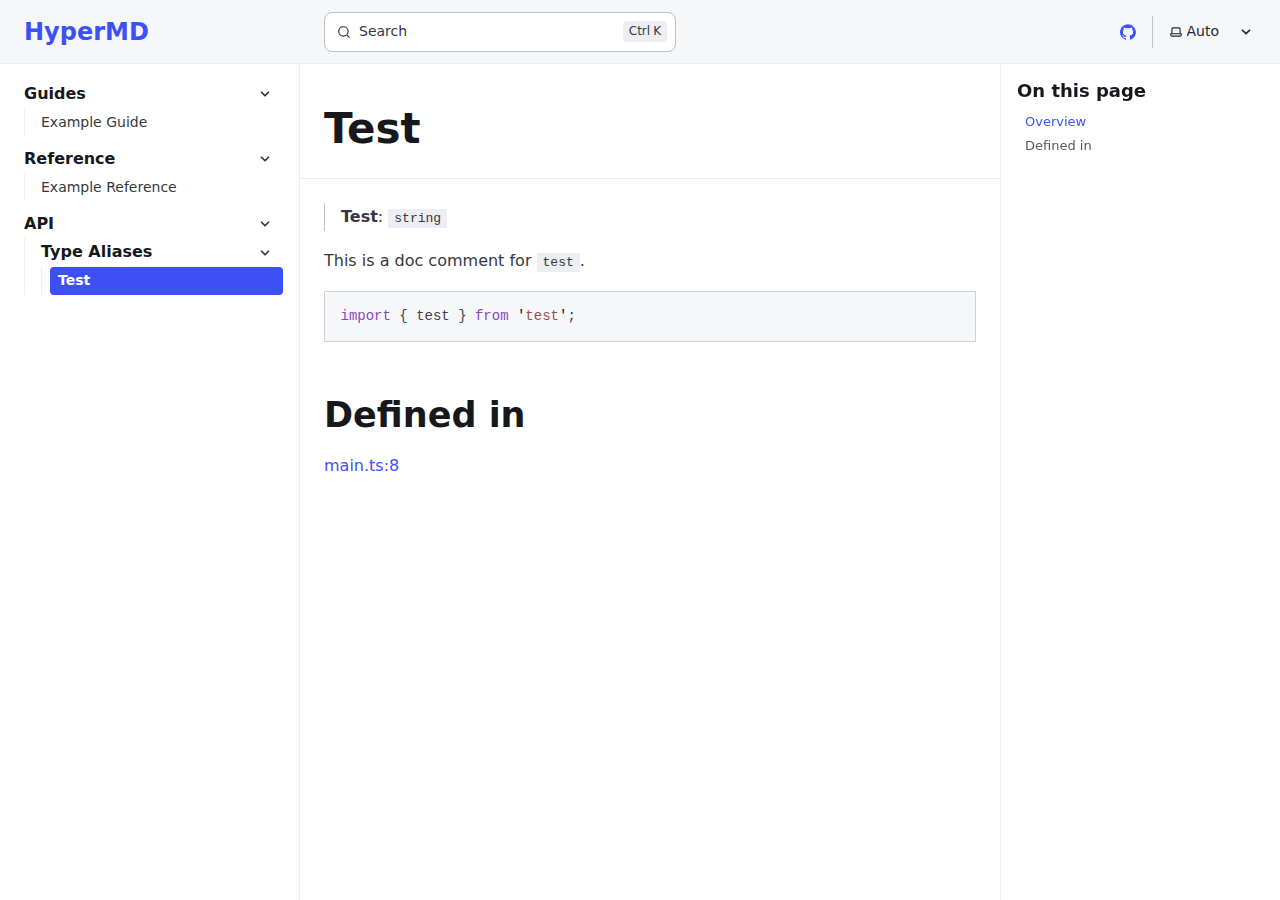
<file: api/type-aliases/test/index.html>
<!DOCTYPE html><html lang="en" dir="ltr" data-has-toc data-has-sidebar data-theme="dark" class="astro-twlk3rpg"> <head><meta charset="utf-8"/><meta name="viewport" content="width=device-width, initial-scale=1"/><title>Test | HyperMD</title><link rel="canonical"/><link rel="shortcut icon" href="/favicon.svg" type="image/svg+xml"/><meta name="generator" content="Astro v4.11.5"/><meta name="generator" content="Starlight v0.25.0"/><meta property="og:title" content="Test"/><meta property="og:type" content="article"/><meta property="og:url"/><meta property="og:locale" content="en"/><meta property="og:description"/><meta property="og:site_name" content="HyperMD"/><meta name="twitter:card" content="summary_large_image"/><meta name="twitter:title" content="Test"/><meta name="twitter:description"/><script>
	window.StarlightThemeProvider = (() => {
		const storedTheme =
			typeof localStorage !== 'undefined' && localStorage.getItem('starlight-theme');
		const theme =
			storedTheme ||
			(window.matchMedia('(prefers-color-scheme: light)').matches ? 'light' : 'dark');
		document.documentElement.dataset.theme = theme === 'light' ? 'light' : 'dark';
		return {
			updatePickers(theme = storedTheme || 'auto') {
				document.querySelectorAll('starlight-theme-select').forEach((picker) => {
					const select = picker.querySelector('select');
					if (select) select.value = theme;
					/** @type {HTMLTemplateElement | null} */
					const tmpl = document.querySelector(`#theme-icons`);
					const newIcon = tmpl && tmpl.content.querySelector('.' + theme);
					if (newIcon) {
						const oldIcon = picker.querySelector('svg.label-icon');
						if (oldIcon) {
							oldIcon.replaceChildren(...newIcon.cloneNode(true).childNodes);
						}
					}
				});
			},
		};
	})();
</script><template id="theme-icons"><svg aria-hidden="true" class="light astro-o7miyrdl" width="16" height="16" viewBox="0 0 24 24" fill="currentColor" style="--sl-icon-size: 1em;"><path d="M5 12a1 1 0 0 0-1-1H3a1 1 0 0 0 0 2h1a1 1 0 0 0 1-1Zm.64 5-.71.71a1 1 0 0 0 0 1.41 1 1 0 0 0 1.41 0l.71-.71A1 1 0 0 0 5.64 17ZM12 5a1 1 0 0 0 1-1V3a1 1 0 0 0-2 0v1a1 1 0 0 0 1 1Zm5.66 2.34a1 1 0 0 0 .7-.29l.71-.71a1 1 0 1 0-1.41-1.41l-.66.71a1 1 0 0 0 0 1.41 1 1 0 0 0 .66.29Zm-12-.29a1 1 0 0 0 1.41 0 1 1 0 0 0 0-1.41l-.71-.71a1.004 1.004 0 1 0-1.43 1.41l.73.71ZM21 11h-1a1 1 0 0 0 0 2h1a1 1 0 0 0 0-2Zm-2.64 6A1 1 0 0 0 17 18.36l.71.71a1 1 0 0 0 1.41 0 1 1 0 0 0 0-1.41l-.76-.66ZM12 6.5a5.5 5.5 0 1 0 5.5 5.5A5.51 5.51 0 0 0 12 6.5Zm0 9a3.5 3.5 0 1 1 0-7 3.5 3.5 0 0 1 0 7Zm0 3.5a1 1 0 0 0-1 1v1a1 1 0 0 0 2 0v-1a1 1 0 0 0-1-1Z"/></svg> <svg aria-hidden="true" class="dark astro-o7miyrdl" width="16" height="16" viewBox="0 0 24 24" fill="currentColor" style="--sl-icon-size: 1em;"><path d="M21.64 13a1 1 0 0 0-1.05-.14 8.049 8.049 0 0 1-3.37.73 8.15 8.15 0 0 1-8.14-8.1 8.59 8.59 0 0 1 .25-2A1 1 0 0 0 8 2.36a10.14 10.14 0 1 0 14 11.69 1 1 0 0 0-.36-1.05Zm-9.5 6.69A8.14 8.14 0 0 1 7.08 5.22v.27a10.15 10.15 0 0 0 10.14 10.14 9.784 9.784 0 0 0 2.1-.22 8.11 8.11 0 0 1-7.18 4.32v-.04Z"/></svg> <svg aria-hidden="true" class="auto astro-o7miyrdl" width="16" height="16" viewBox="0 0 24 24" fill="currentColor" style="--sl-icon-size: 1em;"><path d="M21 14h-1V7a3 3 0 0 0-3-3H7a3 3 0 0 0-3 3v7H3a1 1 0 0 0-1 1v2a3 3 0 0 0 3 3h14a3 3 0 0 0 3-3v-2a1 1 0 0 0-1-1ZM6 7a1 1 0 0 1 1-1h10a1 1 0 0 1 1 1v7H6V7Zm14 10a1 1 0 0 1-1 1H5a1 1 0 0 1-1-1v-1h16v1Z"/></svg> </template><link rel="stylesheet" href="/_astro/index.tPAAbnPA.css">
<style>:root{--sl-badge-default-border: var(--sl-color-accent);--sl-badge-default-bg: var(--sl-color-accent-low);--sl-badge-default-text: #fff;--sl-badge-note-border: var(--sl-color-blue);--sl-badge-note-bg: var(--sl-color-blue-low);--sl-badge-note-text: #fff;--sl-badge-danger-border: var(--sl-color-red);--sl-badge-danger-bg: var(--sl-color-red-low);--sl-badge-danger-text: #fff;--sl-badge-success-border: var(--sl-color-green);--sl-badge-success-bg: var(--sl-color-green-low);--sl-badge-success-text: #fff;--sl-badge-caution-border: var(--sl-color-orange);--sl-badge-caution-bg: var(--sl-color-orange-low);--sl-badge-caution-text: #fff;--sl-badge-tip-border: var(--sl-color-purple);--sl-badge-tip-bg: var(--sl-color-purple-low);--sl-badge-tip-text: #fff}[data-theme=light]:root{--sl-badge-default-bg: var(--sl-color-accent-high);--sl-badge-note-bg: var(--sl-color-blue-high);--sl-badge-danger-bg: var(--sl-color-red-high);--sl-badge-success-bg: var(--sl-color-green-high);--sl-badge-caution-bg: var(--sl-color-orange-high);--sl-badge-tip-bg: var(--sl-color-purple-high)}.sl-badge:where(.astro-r53ml42k){display:inline-block;border:1px solid var(--sl-color-border-badge);border-radius:.25rem;font-family:var(--sl-font-system-mono);line-height:normal;color:var(--sl-color-text-badge);background-color:var(--sl-color-bg-badge);overflow-wrap:anywhere}.sidebar-content .sl-badge:where(.astro-r53ml42k){line-height:1;font-size:var(--sl-text-xs);padding:.125rem .375rem}.sidebar-content a[aria-current=page]>.sl-badge:where(.astro-r53ml42k){--sl-color-bg-badge: transparent;--sl-color-border-badge: currentColor;color:inherit}.default:where(.astro-r53ml42k){--sl-color-bg-badge: var(--sl-badge-default-bg);--sl-color-border-badge: var(--sl-badge-default-border);--sl-color-text-badge: var(--sl-badge-default-text)}.note:where(.astro-r53ml42k){--sl-color-bg-badge: var(--sl-badge-note-bg);--sl-color-border-badge: var(--sl-badge-note-border);--sl-color-text-badge: var(--sl-badge-note-text)}.danger:where(.astro-r53ml42k){--sl-color-bg-badge: var(--sl-badge-danger-bg);--sl-color-border-badge: var(--sl-badge-danger-border);--sl-color-text-badge: var(--sl-badge-danger-text)}.success:where(.astro-r53ml42k){--sl-color-bg-badge: var(--sl-badge-success-bg);--sl-color-border-badge: var(--sl-badge-success-border);--sl-color-text-badge: var(--sl-badge-success-text)}.tip:where(.astro-r53ml42k){--sl-color-bg-badge: var(--sl-badge-tip-bg);--sl-color-border-badge: var(--sl-badge-tip-border);--sl-color-text-badge: var(--sl-badge-tip-text)}.caution:where(.astro-r53ml42k){--sl-color-bg-badge: var(--sl-badge-caution-bg);--sl-color-border-badge: var(--sl-badge-caution-border);--sl-color-text-badge: var(--sl-badge-caution-text)}.small:where(.astro-r53ml42k){font-size:var(--sl-text-xs);padding:.125rem .25rem}.medium:where(.astro-r53ml42k){font-size:var(--sl-text-sm);padding:.175rem .35rem}.large:where(.astro-r53ml42k){font-size:var(--sl-text-base);padding:.225rem .45rem}.sl-markdown-content :is(h1,h2,h3,h4,h5,h6) .sl-badge:where(.astro-r53ml42k){vertical-align:middle}
.card-grid:where(.astro-jgchghb4){display:grid;gap:1rem}.card-grid:where(.astro-jgchghb4)>*{margin-top:0!important}@media (min-width: 50rem){.card-grid:where(.astro-jgchghb4){grid-template-columns:1fr 1fr;gap:1.5rem}.stagger:where(.astro-jgchghb4){--stagger-height: 5rem;padding-bottom:var(--stagger-height)}.stagger:where(.astro-jgchghb4)>*:nth-child(2n){transform:translateY(var(--stagger-height))}}
.card:where(.astro-5nwu7dtf){--sl-card-border: var(--sl-color-purple);--sl-card-bg: var(--sl-color-purple-low);border:1px solid var(--sl-color-gray-5);background-color:var(--sl-color-black);padding:clamp(1rem,calc(.125rem + 3vw),2.5rem);flex-direction:column;gap:clamp(.5rem,calc(.125rem + 1vw),1rem)}.card:where(.astro-5nwu7dtf):nth-child(4n+1){--sl-card-border: var(--sl-color-orange);--sl-card-bg: var(--sl-color-orange-low)}.card:where(.astro-5nwu7dtf):nth-child(4n+3){--sl-card-border: var(--sl-color-green);--sl-card-bg: var(--sl-color-green-low)}.card:where(.astro-5nwu7dtf):nth-child(4n+4){--sl-card-border: var(--sl-color-red);--sl-card-bg: var(--sl-color-red-low)}.card:where(.astro-5nwu7dtf):nth-child(4n+5){--sl-card-border: var(--sl-color-blue);--sl-card-bg: var(--sl-color-blue-low)}.title:where(.astro-5nwu7dtf){font-weight:600;font-size:var(--sl-text-h4);color:var(--sl-color-white);line-height:var(--sl-line-height-headings);gap:1rem;align-items:center}.card:where(.astro-5nwu7dtf) .icon:where(.astro-5nwu7dtf){border:1px solid var(--sl-card-border);background-color:var(--sl-card-bg);padding:.2em;border-radius:.25rem}.card:where(.astro-5nwu7dtf) .body:where(.astro-5nwu7dtf){margin:0;font-size:clamp(var(--sl-text-sm),calc(.5rem + 1vw),var(--sl-text-body))}
svg:where(.astro-o7miyrdl){color:var(--sl-icon-color);font-size:var(--sl-icon-size, 1em);width:1em;height:1em}
.sl-steps{--bullet-size: calc(var(--sl-line-height) * 1rem);--bullet-margin: .375rem;list-style:none;counter-reset:steps-counter var(--sl-steps-start, 0);padding-inline-start:0}.sl-steps>li{counter-increment:steps-counter;position:relative;padding-inline-start:calc(var(--bullet-size) + 1rem);padding-bottom:1px;min-height:calc(var(--bullet-size) + var(--bullet-margin))}.sl-steps>li+li{margin-top:0}.sl-steps>li:before{content:counter(steps-counter);position:absolute;top:0;inset-inline-start:0;width:var(--bullet-size);height:var(--bullet-size);line-height:var(--bullet-size);font-size:var(--sl-text-xs);font-weight:600;text-align:center;color:var(--sl-color-white);background-color:var(--sl-color-gray-6);border-radius:99rem;box-shadow:inset 0 0 0 1px var(--sl-color-gray-5)}.sl-steps>li:not(:last-of-type):after{--guide-width: 1px;content:"";position:absolute;top:calc(var(--bullet-size) + var(--bullet-margin));bottom:var(--bullet-margin);inset-inline-start:calc((var(--bullet-size) - var(--guide-width)) / 2);width:var(--guide-width);background-color:var(--sl-color-hairline-light)}.sl-steps>li>:first-child{--lh: calc(1em * var(--sl-line-height));--shift-y: calc(.5 * (var(--bullet-size) - var(--lh)));transform:translateY(var(--shift-y));margin-bottom:var(--shift-y)}.sl-steps>li>:first-child:where(h1,h2,h3,h4,h5,h6){--lh: calc(1em * var(--sl-line-height-headings))}@supports (--prop: 1lh){.sl-steps>li>:first-child{--lh: 1lh}}
</style><script type="module" src="/_astro/hoisted.DfIZDHVP.js"></script>
<script type="module" src="/_astro/page.LS5KDvwX.js"></script></head> <body class="astro-twlk3rpg"> <a href="#_top" class="astro-umtzzpqr">Skip to content</a>  <div class="page sl-flex astro-vrwv2a6a"> <header class="header astro-vrwv2a6a"><div class="header sl-flex astro-thdixahi"> <div class="title-wrapper sl-flex astro-thdixahi"> <a href="/" class="site-title sl-flex astro-3e2douhg">  <span class="astro-3e2douhg"> HyperMD </span> </a>  </div> <div class="sl-flex astro-thdixahi"> <site-search data-translations="{&#34;placeholder&#34;:&#34;Search&#34;}" class="astro-wcynuurl"> <button data-open-modal disabled aria-label="Search" aria-keyshortcuts="Control+K" class="astro-wcynuurl"> <svg aria-hidden="true" class="astro-wcynuurl astro-o7miyrdl" width="16" height="16" viewBox="0 0 24 24" fill="currentColor" style="--sl-icon-size: 1em;"><path d="M21.71 20.29 18 16.61A9 9 0 1 0 16.61 18l3.68 3.68a.999.999 0 0 0 1.42 0 1 1 0 0 0 0-1.39ZM11 18a7 7 0 1 1 0-14 7 7 0 0 1 0 14Z"/></svg>  <span class="sl-hidden md:sl-block astro-wcynuurl" aria-hidden="true">Search</span> <kbd class="sl-hidden md:sl-flex astro-wcynuurl" style="display: none;"> <kbd class="astro-wcynuurl">Ctrl</kbd><kbd class="astro-wcynuurl">K</kbd> </kbd> </button> <dialog style="padding:0" aria-label="Search" class="astro-wcynuurl"> <div class="dialog-frame sl-flex astro-wcynuurl">  <button data-close-modal class="sl-flex md:sl-hidden astro-wcynuurl"> Cancel </button> <div class="search-container astro-wcynuurl"> <div id="starlight__search" class="astro-wcynuurl"></div> </div> </div> </dialog> </site-search>  <script>
	(() => {
		const openBtn = document.querySelector('button[data-open-modal]');
		const shortcut = openBtn?.querySelector('kbd');
		if (!openBtn || !(shortcut instanceof HTMLElement)) return;
		const platformKey = shortcut.querySelector('kbd');
		if (platformKey && /(Mac|iPhone|iPod|iPad)/i.test(navigator.platform)) {
			platformKey.textContent = '⌘';
			openBtn.setAttribute('aria-keyshortcuts', 'Meta+K');
		}
		shortcut.style.display = '';
	})();
</script>    </div> <div class="sl-hidden md:sl-flex right-group astro-thdixahi"> <div class="sl-flex social-icons astro-thdixahi"> <a href="https://github.com/jsimonrichard/HyperMD" rel="me" class="sl-flex astro-bm65jcud"><span class="sr-only astro-bm65jcud">GitHub</span><svg aria-hidden="true" class="astro-bm65jcud astro-o7miyrdl" width="16" height="16" viewBox="0 0 24 24" fill="currentColor" style="--sl-icon-size: 1em;"><path d="M12 .3a12 12 0 0 0-3.8 23.38c.6.12.83-.26.83-.57L9 21.07c-3.34.72-4.04-1.61-4.04-1.61-.55-1.39-1.34-1.76-1.34-1.76-1.08-.74.09-.73.09-.73 1.2.09 1.83 1.24 1.83 1.24 1.08 1.83 2.81 1.3 3.5 1 .1-.78.42-1.31.76-1.61-2.67-.3-5.47-1.33-5.47-5.93 0-1.31.47-2.38 1.24-3.22-.14-.3-.54-1.52.1-3.18 0 0 1-.32 3.3 1.23a11.5 11.5 0 0 1 6 0c2.28-1.55 3.29-1.23 3.29-1.23.64 1.66.24 2.88.12 3.18a4.65 4.65 0 0 1 1.23 3.22c0 4.61-2.8 5.63-5.48 5.92.42.36.81 1.1.81 2.22l-.01 3.29c0 .31.2.69.82.57A12 12 0 0 0 12 .3Z"/></svg> </a> </div> <starlight-theme-select>  <label style="--sl-select-width: 6.25em" class="astro-riqb3gdw"> <span class="sr-only astro-riqb3gdw">Select theme</span> <svg aria-hidden="true" class="icon label-icon astro-riqb3gdw astro-o7miyrdl" width="16" height="16" viewBox="0 0 24 24" fill="currentColor" style="--sl-icon-size: 1em;"><path d="M21 14h-1V7a3 3 0 0 0-3-3H7a3 3 0 0 0-3 3v7H3a1 1 0 0 0-1 1v2a3 3 0 0 0 3 3h14a3 3 0 0 0 3-3v-2a1 1 0 0 0-1-1ZM6 7a1 1 0 0 1 1-1h10a1 1 0 0 1 1 1v7H6V7Zm14 10a1 1 0 0 1-1 1H5a1 1 0 0 1-1-1v-1h16v1Z"/></svg>  <select value="auto" class="astro-riqb3gdw"> <option value="dark" class="astro-riqb3gdw">Dark</option><option value="light" class="astro-riqb3gdw">Light</option><option value="auto" selected="true" class="astro-riqb3gdw">Auto</option> </select> <svg aria-hidden="true" class="icon caret astro-riqb3gdw astro-o7miyrdl" width="16" height="16" viewBox="0 0 24 24" fill="currentColor" style="--sl-icon-size: 1em;"><path d="M17 9.17a1 1 0 0 0-1.41 0L12 12.71 8.46 9.17a1 1 0 1 0-1.41 1.42l4.24 4.24a1.002 1.002 0 0 0 1.42 0L17 10.59a1.002 1.002 0 0 0 0-1.42Z"/></svg>  </label>  </starlight-theme-select>  <script>
	StarlightThemeProvider.updatePickers();
</script>   </div> </div> </header> <nav class="sidebar astro-vrwv2a6a" aria-label="Main"> <starlight-menu-button class="astro-ktgvtic2"> <button aria-expanded="false" aria-label="Menu" aria-controls="starlight__sidebar" class="sl-flex md:sl-hidden astro-ktgvtic2"> <svg aria-hidden="true" class="astro-ktgvtic2 astro-o7miyrdl" width="16" height="16" viewBox="0 0 24 24" fill="currentColor" style="--sl-icon-size: 1em;"><path d="M3 8h18a1 1 0 1 0 0-2H3a1 1 0 0 0 0 2Zm18 8H3a1 1 0 0 0 0 2h18a1 1 0 0 0 0-2Zm0-5H3a1 1 0 0 0 0 2h18a1 1 0 0 0 0-2Z"/></svg>  </button> </starlight-menu-button>    <div id="starlight__sidebar" class="sidebar-pane astro-vrwv2a6a"> <div class="sidebar-content sl-flex astro-vrwv2a6a"> <ul class="top-level astro-vzvl2zmv"> <li class="astro-vzvl2zmv"> <details open class="astro-vzvl2zmv"> <summary class="astro-vzvl2zmv"> <div class="group-label astro-vzvl2zmv"> <span class="large astro-vzvl2zmv">Guides</span>  </div> <svg aria-hidden="true" class="caret astro-vzvl2zmv astro-o7miyrdl" width="16" height="16" viewBox="0 0 24 24" fill="currentColor" style="--sl-icon-size: 1.25rem;"><path d="m14.83 11.29-4.24-4.24a1 1 0 1 0-1.42 1.41L12.71 12l-3.54 3.54a1 1 0 0 0 0 1.41 1 1 0 0 0 .71.29 1 1 0 0 0 .71-.29l4.24-4.24a1.002 1.002 0 0 0 0-1.42Z"/></svg>  </summary> <ul class="astro-vzvl2zmv"> <li class="astro-vzvl2zmv"> <a href="/guides/example" class="astro-vzvl2zmv"> <span class="astro-vzvl2zmv">Example Guide</span>  </a> </li> </ul>  </details> </li><li class="astro-vzvl2zmv"> <details open class="astro-vzvl2zmv"> <summary class="astro-vzvl2zmv"> <div class="group-label astro-vzvl2zmv"> <span class="large astro-vzvl2zmv">Reference</span>  </div> <svg aria-hidden="true" class="caret astro-vzvl2zmv astro-o7miyrdl" width="16" height="16" viewBox="0 0 24 24" fill="currentColor" style="--sl-icon-size: 1.25rem;"><path d="m14.83 11.29-4.24-4.24a1 1 0 1 0-1.42 1.41L12.71 12l-3.54 3.54a1 1 0 0 0 0 1.41 1 1 0 0 0 .71.29 1 1 0 0 0 .71-.29l4.24-4.24a1.002 1.002 0 0 0 0-1.42Z"/></svg>  </summary> <ul class="astro-vzvl2zmv"> <li class="astro-vzvl2zmv"> <a href="/reference/example/" class="astro-vzvl2zmv"> <span class="astro-vzvl2zmv">Example Reference</span>  </a> </li> </ul>  </details> </li><li class="astro-vzvl2zmv"> <details open class="astro-vzvl2zmv"> <summary class="astro-vzvl2zmv"> <div class="group-label astro-vzvl2zmv"> <span class="large astro-vzvl2zmv">API</span>  </div> <svg aria-hidden="true" class="caret astro-vzvl2zmv astro-o7miyrdl" width="16" height="16" viewBox="0 0 24 24" fill="currentColor" style="--sl-icon-size: 1.25rem;"><path d="m14.83 11.29-4.24-4.24a1 1 0 1 0-1.42 1.41L12.71 12l-3.54 3.54a1 1 0 0 0 0 1.41 1 1 0 0 0 .71.29 1 1 0 0 0 .71-.29l4.24-4.24a1.002 1.002 0 0 0 0-1.42Z"/></svg>  </summary> <ul class="astro-vzvl2zmv"> <li class="astro-vzvl2zmv"> <details open class="astro-vzvl2zmv"> <summary class="astro-vzvl2zmv"> <div class="group-label astro-vzvl2zmv"> <span class="large astro-vzvl2zmv">Type Aliases</span>  </div> <svg aria-hidden="true" class="caret astro-vzvl2zmv astro-o7miyrdl" width="16" height="16" viewBox="0 0 24 24" fill="currentColor" style="--sl-icon-size: 1.25rem;"><path d="m14.83 11.29-4.24-4.24a1 1 0 1 0-1.42 1.41L12.71 12l-3.54 3.54a1 1 0 0 0 0 1.41 1 1 0 0 0 .71.29 1 1 0 0 0 .71-.29l4.24-4.24a1.002 1.002 0 0 0 0-1.42Z"/></svg>  </summary> <ul class="astro-vzvl2zmv"> <li class="astro-vzvl2zmv"> <a href="/api/type-aliases/test/" aria-current="page" class="astro-vzvl2zmv"> <span class="astro-vzvl2zmv">Test</span>  </a> </li> </ul>  </details> </li> </ul>  </details> </li> </ul>  <div class="md:sl-hidden"> <div class="mobile-preferences sl-flex astro-5vh6wbxx"> <div class="sl-flex social-icons astro-5vh6wbxx"> <a href="https://github.com/jsimonrichard/HyperMD" rel="me" class="sl-flex astro-bm65jcud"><span class="sr-only astro-bm65jcud">GitHub</span><svg aria-hidden="true" class="astro-bm65jcud astro-o7miyrdl" width="16" height="16" viewBox="0 0 24 24" fill="currentColor" style="--sl-icon-size: 1em;"><path d="M12 .3a12 12 0 0 0-3.8 23.38c.6.12.83-.26.83-.57L9 21.07c-3.34.72-4.04-1.61-4.04-1.61-.55-1.39-1.34-1.76-1.34-1.76-1.08-.74.09-.73.09-.73 1.2.09 1.83 1.24 1.83 1.24 1.08 1.83 2.81 1.3 3.5 1 .1-.78.42-1.31.76-1.61-2.67-.3-5.47-1.33-5.47-5.93 0-1.31.47-2.38 1.24-3.22-.14-.3-.54-1.52.1-3.18 0 0 1-.32 3.3 1.23a11.5 11.5 0 0 1 6 0c2.28-1.55 3.29-1.23 3.29-1.23.64 1.66.24 2.88.12 3.18a4.65 4.65 0 0 1 1.23 3.22c0 4.61-2.8 5.63-5.48 5.92.42.36.81 1.1.81 2.22l-.01 3.29c0 .31.2.69.82.57A12 12 0 0 0 12 .3Z"/></svg> </a> </div> <starlight-theme-select>  <label style="--sl-select-width: 6.25em" class="astro-riqb3gdw"> <span class="sr-only astro-riqb3gdw">Select theme</span> <svg aria-hidden="true" class="icon label-icon astro-riqb3gdw astro-o7miyrdl" width="16" height="16" viewBox="0 0 24 24" fill="currentColor" style="--sl-icon-size: 1em;"><path d="M21 14h-1V7a3 3 0 0 0-3-3H7a3 3 0 0 0-3 3v7H3a1 1 0 0 0-1 1v2a3 3 0 0 0 3 3h14a3 3 0 0 0 3-3v-2a1 1 0 0 0-1-1ZM6 7a1 1 0 0 1 1-1h10a1 1 0 0 1 1 1v7H6V7Zm14 10a1 1 0 0 1-1 1H5a1 1 0 0 1-1-1v-1h16v1Z"/></svg>  <select value="auto" class="astro-riqb3gdw"> <option value="dark" class="astro-riqb3gdw">Dark</option><option value="light" class="astro-riqb3gdw">Light</option><option value="auto" selected="true" class="astro-riqb3gdw">Auto</option> </select> <svg aria-hidden="true" class="icon caret astro-riqb3gdw astro-o7miyrdl" width="16" height="16" viewBox="0 0 24 24" fill="currentColor" style="--sl-icon-size: 1em;"><path d="M17 9.17a1 1 0 0 0-1.41 0L12 12.71 8.46 9.17a1 1 0 1 0-1.41 1.42l4.24 4.24a1.002 1.002 0 0 0 1.42 0L17 10.59a1.002 1.002 0 0 0 0-1.42Z"/></svg>  </label>  </starlight-theme-select>  <script>
	StarlightThemeProvider.updatePickers();
</script>   </div>  </div> </div> </div> </nav> <div class="main-frame astro-vrwv2a6a">  <div class="lg:sl-flex astro-ki6nyplc"> <aside class="right-sidebar-container astro-ki6nyplc"> <div class="right-sidebar astro-ki6nyplc"> <div class="lg:sl-hidden astro-oitdjnt5"><mobile-starlight-toc data-min-h="2" data-max-h="3" class="astro-5jstb3zc"><nav aria-labelledby="starlight__on-this-page--mobile" class="astro-5jstb3zc"><details id="starlight__mobile-toc" class="astro-5jstb3zc"><summary id="starlight__on-this-page--mobile" class="sl-flex astro-5jstb3zc"><div class="toggle sl-flex astro-5jstb3zc">On this page<svg aria-hidden="true" class="caret astro-5jstb3zc astro-o7miyrdl" width="16" height="16" viewBox="0 0 24 24" fill="currentColor" style="--sl-icon-size: 1rem;"><path d="m14.83 11.29-4.24-4.24a1 1 0 1 0-1.42 1.41L12.71 12l-3.54 3.54a1 1 0 0 0 0 1.41 1 1 0 0 0 .71.29 1 1 0 0 0 .71-.29l4.24-4.24a1.002 1.002 0 0 0 0-1.42Z"/></svg> </div><span class="display-current astro-5jstb3zc"></span></summary><div class="dropdown astro-5jstb3zc"><ul class="isMobile astro-optgh6gz" style="--depth: 0;"> <li class="astro-optgh6gz" style="--depth: 0;"> <a href="#_top" class="astro-optgh6gz" style="--depth: 0;"> <span class="astro-optgh6gz" style="--depth: 0;">Overview</span> </a>  </li><li class="astro-optgh6gz" style="--depth: 0;"> <a href="#defined-in" class="astro-optgh6gz" style="--depth: 0;"> <span class="astro-optgh6gz" style="--depth: 0;">Defined in</span> </a>  </li> </ul> </div></details></nav></mobile-starlight-toc></div><div class="right-sidebar-panel sl-hidden lg:sl-block astro-oitdjnt5"><div class="sl-container astro-oitdjnt5"><starlight-toc data-min-h="2" data-max-h="3"><nav aria-labelledby="starlight__on-this-page"><h2 id="starlight__on-this-page">On this page</h2><ul class="astro-optgh6gz" style="--depth: 0;"> <li class="astro-optgh6gz" style="--depth: 0;"> <a href="#_top" class="astro-optgh6gz" style="--depth: 0;"> <span class="astro-optgh6gz" style="--depth: 0;">Overview</span> </a>  </li><li class="astro-optgh6gz" style="--depth: 0;"> <a href="#defined-in" class="astro-optgh6gz" style="--depth: 0;"> <span class="astro-optgh6gz" style="--depth: 0;">Defined in</span> </a>  </li> </ul> </nav></starlight-toc></div></div> </div> </aside> <div class="main-pane astro-ki6nyplc">  <main data-pagefind-body lang="en" dir="ltr" class="astro-twlk3rpg">    <div class="content-panel astro-kepwblum"> <div class="sl-container astro-kepwblum"> <h1 id="_top" class="astro-eegql3ed">Test</h1>  </div> </div>  <div class="content-panel astro-kepwblum"> <div class="sl-container astro-kepwblum"> <div class="sl-markdown-content"> <blockquote>
<p><strong>Test</strong>: <code dir="auto">string</code></p>
</blockquote>
<p>This is a doc comment for <code dir="auto">test</code>.</p>
<div class="expressive-code"><link rel="stylesheet" href="/_astro/ec.d6kn2.css"><script type="module" src="/_astro/ec.3zb7u.js"></script><figure class="frame not-content"><figcaption class="header"></figcaption><pre data-language="ts"><code><div class="ec-line"><div class="code"><span style="--0:#C792EA;--1:#8D46B4">import</span><span style="--0:#D6DEEB;--1:#403F53"> { test } </span><span style="--0:#C792EA;--1:#8D46B4">from</span><span style="--0:#D6DEEB;--1:#403F53"> </span><span style="--0:#D9F5DD;--1:#111111">'</span><span style="--0:#ECC48D;--1:#9B504E">test</span><span style="--0:#D9F5DD;--1:#111111">'</span><span style="--0:#D6DEEB;--1:#403F53">;</span></div></div></code></pre><div class="copy"><button title="Copy to clipboard" data-copied="Copied!" data-code="import { test } from &#x27;test&#x27;;"><div></div></button></div></figure></div>
<h2 id="defined-in">Defined in</h2>
<p><a href="https://github.com/jsimonrichard/HyperMD/blob/88a1fb05fedcfd609ef9f587f6a707d1b755885e/packages/core/lib/main.ts#L8">main.ts:8</a></p> </div> <footer class="sl-flex astro-hmpi5kr5"> <div class="meta sl-flex astro-hmpi5kr5">   </div> <div class="pagination-links astro-dk4pppk5" dir="ltr">   </div>   </footer>  </div> </div>   </main> </div> </div>  </div> </div>  </body></html>
</file>
<file: _astro/index.tPAAbnPA.css>
*,:before,:after{box-sizing:border-box;border-width:0;border-style:solid;border-color:#e5e7eb}:before,:after{--tw-content: ""}html,:host{line-height:1.5;-webkit-text-size-adjust:100%;-moz-tab-size:4;-o-tab-size:4;tab-size:4;font-family:ui-sans-serif,system-ui,sans-serif,"Apple Color Emoji","Segoe UI Emoji",Segoe UI Symbol,"Noto Color Emoji";font-feature-settings:normal;font-variation-settings:normal;-webkit-tap-highlight-color:transparent}body{margin:0;line-height:inherit}hr{height:0;color:inherit;border-top-width:1px}abbr:where([title]){-webkit-text-decoration:underline dotted;text-decoration:underline dotted}h1,h2,h3,h4,h5,h6{font-size:inherit;font-weight:inherit}a{color:inherit;text-decoration:inherit}b,strong{font-weight:bolder}code,kbd,samp,pre{font-family:ui-monospace,SFMono-Regular,Menlo,Monaco,Consolas,Liberation Mono,Courier New,monospace;font-feature-settings:normal;font-variation-settings:normal;font-size:1em}small{font-size:80%}sub,sup{font-size:75%;line-height:0;position:relative;vertical-align:baseline}sub{bottom:-.25em}sup{top:-.5em}table{text-indent:0;border-color:inherit;border-collapse:collapse}button,input,optgroup,select,textarea{font-family:inherit;font-feature-settings:inherit;font-variation-settings:inherit;font-size:100%;font-weight:inherit;line-height:inherit;letter-spacing:inherit;color:inherit;margin:0;padding:0}button,select{text-transform:none}button,input:where([type=button]),input:where([type=reset]),input:where([type=submit]){-webkit-appearance:button;background-color:transparent;background-image:none}:-moz-focusring{outline:auto}:-moz-ui-invalid{box-shadow:none}progress{vertical-align:baseline}::-webkit-inner-spin-button,::-webkit-outer-spin-button{height:auto}[type=search]{-webkit-appearance:textfield;outline-offset:-2px}::-webkit-search-decoration{-webkit-appearance:none}::-webkit-file-upload-button{-webkit-appearance:button;font:inherit}summary{display:list-item}blockquote,dl,dd,h1,h2,h3,h4,h5,h6,hr,figure,p,pre{margin:0}fieldset{margin:0;padding:0}legend{padding:0}ol,ul,menu{list-style:none;margin:0;padding:0}dialog{padding:0}textarea{resize:vertical}input::-moz-placeholder,textarea::-moz-placeholder{opacity:1;color:#9ca3af}input::placeholder,textarea::placeholder{opacity:1;color:#9ca3af}button,[role=button]{cursor:pointer}:disabled{cursor:default}img,svg,video,canvas,audio,iframe,embed,object{display:block;vertical-align:middle}img,video{max-width:100%;height:auto}[hidden]{display:none}*,:before,:after{--tw-border-spacing-x: 0;--tw-border-spacing-y: 0;--tw-translate-x: 0;--tw-translate-y: 0;--tw-rotate: 0;--tw-skew-x: 0;--tw-skew-y: 0;--tw-scale-x: 1;--tw-scale-y: 1;--tw-pan-x: ;--tw-pan-y: ;--tw-pinch-zoom: ;--tw-scroll-snap-strictness: proximity;--tw-gradient-from-position: ;--tw-gradient-via-position: ;--tw-gradient-to-position: ;--tw-ordinal: ;--tw-slashed-zero: ;--tw-numeric-figure: ;--tw-numeric-spacing: ;--tw-numeric-fraction: ;--tw-ring-inset: ;--tw-ring-offset-width: 0px;--tw-ring-offset-color: #fff;--tw-ring-color: rgb(59 130 246 / .5);--tw-ring-offset-shadow: 0 0 #0000;--tw-ring-shadow: 0 0 #0000;--tw-shadow: 0 0 #0000;--tw-shadow-colored: 0 0 #0000;--tw-blur: ;--tw-brightness: ;--tw-contrast: ;--tw-grayscale: ;--tw-hue-rotate: ;--tw-invert: ;--tw-saturate: ;--tw-sepia: ;--tw-drop-shadow: ;--tw-backdrop-blur: ;--tw-backdrop-brightness: ;--tw-backdrop-contrast: ;--tw-backdrop-grayscale: ;--tw-backdrop-hue-rotate: ;--tw-backdrop-invert: ;--tw-backdrop-opacity: ;--tw-backdrop-saturate: ;--tw-backdrop-sepia: ;--tw-contain-size: ;--tw-contain-layout: ;--tw-contain-paint: ;--tw-contain-style: }::backdrop{--tw-border-spacing-x: 0;--tw-border-spacing-y: 0;--tw-translate-x: 0;--tw-translate-y: 0;--tw-rotate: 0;--tw-skew-x: 0;--tw-skew-y: 0;--tw-scale-x: 1;--tw-scale-y: 1;--tw-pan-x: ;--tw-pan-y: ;--tw-pinch-zoom: ;--tw-scroll-snap-strictness: proximity;--tw-gradient-from-position: ;--tw-gradient-via-position: ;--tw-gradient-to-position: ;--tw-ordinal: ;--tw-slashed-zero: ;--tw-numeric-figure: ;--tw-numeric-spacing: ;--tw-numeric-fraction: ;--tw-ring-inset: ;--tw-ring-offset-width: 0px;--tw-ring-offset-color: #fff;--tw-ring-color: rgb(59 130 246 / .5);--tw-ring-offset-shadow: 0 0 #0000;--tw-ring-shadow: 0 0 #0000;--tw-shadow: 0 0 #0000;--tw-shadow-colored: 0 0 #0000;--tw-blur: ;--tw-brightness: ;--tw-contrast: ;--tw-grayscale: ;--tw-hue-rotate: ;--tw-invert: ;--tw-saturate: ;--tw-sepia: ;--tw-drop-shadow: ;--tw-backdrop-blur: ;--tw-backdrop-brightness: ;--tw-backdrop-contrast: ;--tw-backdrop-grayscale: ;--tw-backdrop-hue-rotate: ;--tw-backdrop-invert: ;--tw-backdrop-opacity: ;--tw-backdrop-saturate: ;--tw-backdrop-sepia: ;--tw-contain-size: ;--tw-contain-layout: ;--tw-contain-paint: ;--tw-contain-style: }.outline{outline-style:solid}:root,::backdrop{--sl-color-white: hsl(0, 0%, 100%);--sl-color-gray-1: hsl(224, 20%, 94%);--sl-color-gray-2: hsl(224, 6%, 77%);--sl-color-gray-3: hsl(224, 6%, 56%);--sl-color-gray-4: hsl(224, 7%, 36%);--sl-color-gray-5: hsl(224, 10%, 23%);--sl-color-gray-6: hsl(224, 14%, 16%);--sl-color-black: hsl(224, 10%, 10%);--sl-hue-orange: 41;--sl-color-orange-low: hsl(var(--sl-hue-orange), 39%, 22%);--sl-color-orange: hsl(var(--sl-hue-orange), 82%, 63%);--sl-color-orange-high: hsl(var(--sl-hue-orange), 82%, 87%);--sl-hue-green: 101;--sl-color-green-low: hsl(var(--sl-hue-green), 39%, 22%);--sl-color-green: hsl(var(--sl-hue-green), 82%, 63%);--sl-color-green-high: hsl(var(--sl-hue-green), 82%, 80%);--sl-hue-blue: 234;--sl-color-blue-low: hsl(var(--sl-hue-blue), 54%, 20%);--sl-color-blue: hsl(var(--sl-hue-blue), 100%, 60%);--sl-color-blue-high: hsl(var(--sl-hue-blue), 100%, 87%);--sl-hue-purple: 281;--sl-color-purple-low: hsl(var(--sl-hue-purple), 39%, 22%);--sl-color-purple: hsl(var(--sl-hue-purple), 82%, 63%);--sl-color-purple-high: hsl(var(--sl-hue-purple), 82%, 89%);--sl-hue-red: 339;--sl-color-red-low: hsl(var(--sl-hue-red), 39%, 22%);--sl-color-red: hsl(var(--sl-hue-red), 82%, 63%);--sl-color-red-high: hsl(var(--sl-hue-red), 82%, 87%);--sl-color-accent-low: hsl(224, 54%, 20%);--sl-color-accent: hsl(224, 100%, 60%);--sl-color-accent-high: hsl(224, 100%, 85%);--sl-color-text: var(--sl-color-gray-2);--sl-color-text-accent: var(--sl-color-accent-high);--sl-color-text-invert: var(--sl-color-accent-low);--sl-color-bg: var(--sl-color-black);--sl-color-bg-nav: var(--sl-color-gray-6);--sl-color-bg-sidebar: var(--sl-color-gray-6);--sl-color-bg-inline-code: var(--sl-color-gray-5);--sl-color-bg-accent: var(--sl-color-accent-high);--sl-color-hairline-light: var(--sl-color-gray-5);--sl-color-hairline: var(--sl-color-gray-6);--sl-color-hairline-shade: var(--sl-color-black);--sl-color-backdrop-overlay: hsla(223, 13%, 10%, .66);--sl-shadow-sm: 0px 1px 1px hsla(0, 0%, 0%, .12), 0px 2px 1px hsla(0, 0%, 0%, .24);--sl-shadow-md: 0px 8px 4px hsla(0, 0%, 0%, .08), 0px 5px 2px hsla(0, 0%, 0%, .08), 0px 3px 2px hsla(0, 0%, 0%, .12), 0px 1px 1px hsla(0, 0%, 0%, .15);--sl-shadow-lg: 0px 25px 7px hsla(0, 0%, 0%, .03), 0px 16px 6px hsla(0, 0%, 0%, .1), 0px 9px 5px hsla(223, 13%, 10%, .33), 0px 4px 4px hsla(0, 0%, 0%, .75), 0px 4px 2px hsla(0, 0%, 0%, .25);--sl-text-2xs: .75rem;--sl-text-xs: .8125rem;--sl-text-sm: .875rem;--sl-text-base: 1rem;--sl-text-lg: 1.125rem;--sl-text-xl: 1.25rem;--sl-text-2xl: 1.5rem;--sl-text-3xl: 1.8125rem;--sl-text-4xl: 2.1875rem;--sl-text-5xl: 2.625rem;--sl-text-6xl: 4rem;--sl-text-body: var(--sl-text-base);--sl-text-body-sm: var(--sl-text-xs);--sl-text-code: var(--sl-text-sm);--sl-text-code-sm: var(--sl-text-xs);--sl-text-h1: var(--sl-text-4xl);--sl-text-h2: var(--sl-text-3xl);--sl-text-h3: var(--sl-text-2xl);--sl-text-h4: var(--sl-text-xl);--sl-text-h5: var(--sl-text-lg);--sl-line-height: 1.75;--sl-line-height-headings: 1.2;--sl-font-system: ui-sans-serif, system-ui, -apple-system, BlinkMacSystemFont, "Segoe UI", Roboto, "Helvetica Neue", Arial, "Noto Sans", sans-serif, "Apple Color Emoji", "Segoe UI Emoji", "Segoe UI Symbol", "Noto Color Emoji";--sl-font-system-mono: ui-monospace, SFMono-Regular, Menlo, Monaco, Consolas, "Liberation Mono", "Courier New", monospace;--__sl-font: var(--sl-font, var(--sl-font-system)), var(--sl-font-system);--__sl-font-mono: var(--sl-font-mono, var(--sl-font-system-mono)), var(--sl-font-system-mono);--sl-nav-height: 3.5rem;--sl-nav-pad-x: 1rem;--sl-nav-pad-y: .75rem;--sl-mobile-toc-height: 3rem;--sl-sidebar-width: 18.75rem;--sl-sidebar-pad-x: 1rem;--sl-content-width: 45rem;--sl-content-pad-x: 1rem;--sl-menu-button-size: 2rem;--sl-nav-gap: var(--sl-content-pad-x);--sl-outline-offset-inside: -.1875rem;--sl-z-index-toc: 4;--sl-z-index-menu: 5;--sl-z-index-navbar: 10;--sl-z-index-skiplink: 20}:root[data-theme=light],[data-theme=light] ::backdrop{--sl-color-white: hsl(224, 10%, 10%);--sl-color-gray-1: hsl(224, 14%, 16%);--sl-color-gray-2: hsl(224, 10%, 23%);--sl-color-gray-3: hsl(224, 7%, 36%);--sl-color-gray-4: hsl(224, 6%, 56%);--sl-color-gray-5: hsl(224, 6%, 77%);--sl-color-gray-6: hsl(224, 20%, 94%);--sl-color-gray-7: hsl(224, 19%, 97%);--sl-color-black: hsl(0, 0%, 100%);--sl-color-orange-high: hsl(var(--sl-hue-orange), 80%, 25%);--sl-color-orange: hsl(var(--sl-hue-orange), 90%, 60%);--sl-color-orange-low: hsl(var(--sl-hue-orange), 90%, 88%);--sl-color-green-high: hsl(var(--sl-hue-green), 80%, 22%);--sl-color-green: hsl(var(--sl-hue-green), 90%, 46%);--sl-color-green-low: hsl(var(--sl-hue-green), 85%, 90%);--sl-color-blue-high: hsl(var(--sl-hue-blue), 80%, 30%);--sl-color-blue: hsl(var(--sl-hue-blue), 90%, 60%);--sl-color-blue-low: hsl(var(--sl-hue-blue), 88%, 90%);--sl-color-purple-high: hsl(var(--sl-hue-purple), 90%, 30%);--sl-color-purple: hsl(var(--sl-hue-purple), 90%, 60%);--sl-color-purple-low: hsl(var(--sl-hue-purple), 80%, 90%);--sl-color-red-high: hsl(var(--sl-hue-red), 80%, 30%);--sl-color-red: hsl(var(--sl-hue-red), 90%, 60%);--sl-color-red-low: hsl(var(--sl-hue-red), 80%, 90%);--sl-color-accent-high: hsl(234, 80%, 30%);--sl-color-accent: hsl(234, 90%, 60%);--sl-color-accent-low: hsl(234, 88%, 90%);--sl-color-text-accent: var(--sl-color-accent);--sl-color-text-invert: var(--sl-color-black);--sl-color-bg-nav: var(--sl-color-gray-7);--sl-color-bg-sidebar: var(--sl-color-bg);--sl-color-bg-inline-code: var(--sl-color-gray-6);--sl-color-bg-accent: var(--sl-color-accent);--sl-color-hairline-light: var(--sl-color-gray-6);--sl-color-hairline-shade: var(--sl-color-gray-6);--sl-color-backdrop-overlay: hsla(225, 9%, 36%, .66);--sl-shadow-sm: 0px 1px 1px hsla(0, 0%, 0%, .06), 0px 2px 1px hsla(0, 0%, 0%, .06);--sl-shadow-md: 0px 8px 4px hsla(0, 0%, 0%, .03), 0px 5px 2px hsla(0, 0%, 0%, .03), 0px 3px 2px hsla(0, 0%, 0%, .06), 0px 1px 1px hsla(0, 0%, 0%, .06);--sl-shadow-lg: 0px 25px 7px rgba(0, 0, 0, .01), 0px 16px 6px hsla(0, 0%, 0%, .03), 0px 9px 5px hsla(223, 13%, 10%, .08), 0px 4px 4px hsla(0, 0%, 0%, .16), 0px 4px 2px hsla(0, 0%, 0%, .04)}@media (min-width: 50em){:root{--sl-nav-height: 4rem;--sl-nav-pad-x: 1.5rem;--sl-text-h1: var(--sl-text-5xl);--sl-text-h2: var(--sl-text-4xl);--sl-text-h3: var(--sl-text-3xl);--sl-text-h4: var(--sl-text-2xl)}}@media (min-width: 72rem){:root{--sl-content-pad-x: 1.5rem;--sl-mobile-toc-height: 0rem}}*,*:before,*:after{box-sizing:border-box}*{margin:0}html{color-scheme:dark;accent-color:var(--sl-color-accent)}html[data-theme=light]{color-scheme:light}body{font-family:var(--__sl-font);line-height:var(--sl-line-height);-webkit-font-smoothing:antialiased;color:var(--sl-color-text);background-color:var(--sl-color-bg)}input,button,textarea,select{font:inherit}p,h1,h2,h3,h4,h5,h6,code{overflow-wrap:anywhere}code{font-family:var(--__sl-font-mono)}:root{--astro-code-color-text: var(--sl-color-white);--astro-code-color-background: var(--sl-color-gray-6);--astro-code-token-constant: var(--sl-color-blue-high);--astro-code-token-string: var(--sl-color-green-high);--astro-code-token-comment: var(--sl-color-gray-2);--astro-code-token-keyword: var(--sl-color-purple-high);--astro-code-token-parameter: var(--sl-color-red-high);--astro-code-token-function: var(--sl-color-red-high);--astro-code-token-string-expression: var(--sl-color-green-high);--astro-code-token-punctuation: var(--sl-color-gray-2);--astro-code-token-link: var(--sl-color-blue-high)}.sr-only{position:absolute;width:1px;height:1px;padding:0;margin:-1px;overflow:hidden;clip:rect(0,0,0,0);white-space:nowrap;border-width:0}.sl-hidden{display:none}.sl-flex{display:flex}.sl-block{display:block}@media (min-width: 50rem){.md\:sl-hidden{display:none}.md\:sl-flex{display:flex}.md\:sl-block{display:block}}@media (min-width: 72rem){.lg\:sl-hidden{display:none}.lg\:sl-flex{display:flex}.lg\:sl-block{display:block}}[data-theme=light] .light\:sl-hidden,[data-theme=dark] .dark\:sl-hidden{display:none}[dir=rtl] .rtl\:flip:not(:where([dir=rtl] [dir=ltr] *)){transform:scaleX(-1)}.sl-banner:where(.astro-md57lt7w){--__sl-banner-text: var(--sl-color-banner-text, var(--sl-color-text-invert));padding:var(--sl-nav-pad-y) var(--sl-nav-pad-x);background-color:var(--sl-color-banner-bg, var(--sl-color-bg-accent));color:var(--__sl-banner-text);line-height:var(--sl-line-height-headings);text-align:center;text-wrap:balance;box-shadow:var(--sl-shadow-sm)}.sl-banner:where(.astro-md57lt7w) a{color:var(--__sl-banner-text)}.content-panel:where(.astro-kepwblum){padding:1.5rem var(--sl-content-pad-x)}.content-panel:where(.astro-kepwblum)+.content-panel:where(.astro-kepwblum){border-top:1px solid var(--sl-color-hairline)}.sl-container:where(.astro-kepwblum){max-width:var(--sl-content-width)}.sl-container:where(.astro-kepwblum)>*+*{margin-top:1.5rem}@media (min-width: 72rem){.sl-container:where(.astro-kepwblum){margin-inline:var(--sl-content-margin-inline, auto)}}p:where(.astro-5hqelthz){border:1px solid var(--sl-color-orange);padding:.75em 1em;background-color:var(--sl-color-orange-low);color:var(--sl-color-orange-high);width:-moz-max-content;width:max-content;max-width:100%;align-items:center;gap:.75em;font-size:var(--sl-text-body-sm);line-height:var(--sl-line-height-headings)}a:where(.astro-6x7oi7u5){gap:.5rem;align-items:center;text-decoration:none;color:var(--sl-color-gray-3)}a:where(.astro-6x7oi7u5):hover{color:var(--sl-color-white)}.pagination-links:where(.astro-dk4pppk5){display:grid;grid-template-columns:repeat(auto-fit,minmax(min(18rem,100%),1fr));gap:1rem}a:where(.astro-dk4pppk5){display:flex;align-items:center;justify-content:flex-start;gap:.5rem;width:100%;flex-basis:calc(50% - .5rem);flex-grow:1;border:1px solid var(--sl-color-gray-5);border-radius:.5rem;padding:1rem;text-decoration:none;color:var(--sl-color-gray-2);box-shadow:var(--sl-shadow-md);overflow-wrap:anywhere}:where(.astro-dk4pppk5)[rel=next]{justify-content:end;text-align:end;flex-direction:row-reverse}a:where(.astro-dk4pppk5):hover{border-color:var(--sl-color-gray-2)}.link-title:where(.astro-dk4pppk5){color:var(--sl-color-white);font-size:var(--sl-text-2xl);line-height:var(--sl-line-height-headings)}svg:where(.astro-dk4pppk5){flex-shrink:0}footer:where(.astro-hmpi5kr5){flex-direction:column;gap:1.5rem}.meta:where(.astro-hmpi5kr5){gap:.75rem 3rem;justify-content:space-between;flex-wrap:wrap;margin-top:3rem;font-size:var(--sl-text-sm);color:var(--sl-color-gray-3)}.meta:where(.astro-hmpi5kr5)>p:only-child{margin-inline-start:auto}.kudos:where(.astro-hmpi5kr5){align-items:center;gap:.5em;margin:1.5rem auto;font-size:var(--sl-text-xs);text-decoration:none;color:var(--sl-color-gray-3)}.kudos:where(.astro-hmpi5kr5) svg{color:var(--sl-color-orange)}.kudos:where(.astro-hmpi5kr5):hover{color:var(--sl-color-white)}label:where(.astro-riqb3gdw){--sl-label-icon-size: .875rem;--sl-caret-size: 1.25rem;--sl-inline-padding: .5rem;position:relative;display:flex;align-items:center;gap:.25rem;color:var(--sl-color-gray-1)}label:where(.astro-riqb3gdw):hover{color:var(--sl-color-gray-2)}.icon:where(.astro-riqb3gdw){position:absolute;top:50%;transform:translateY(-50%);pointer-events:none}.label-icon:where(.astro-riqb3gdw){font-size:var(--sl-label-icon-size);inset-inline-start:0}.caret:where(.astro-riqb3gdw){font-size:var(--sl-caret-size);inset-inline-end:0}select:where(.astro-riqb3gdw){border:0;padding-block:.625rem;padding-inline:calc(var(--sl-label-icon-size) + var(--sl-inline-padding) + .25rem) calc(var(--sl-caret-size) + var(--sl-inline-padding) + .25rem);margin-inline:calc(var(--sl-inline-padding) * -1);width:calc(var(--sl-select-width) + var(--sl-inline-padding) * 2);background-color:transparent;text-overflow:ellipsis;color:inherit;cursor:pointer;-webkit-appearance:none;-moz-appearance:none;appearance:none}option:where(.astro-riqb3gdw){background-color:var(--sl-color-bg-nav);color:var(--sl-color-gray-1)}@media (min-width: 50rem){select:where(.astro-riqb3gdw){font-size:var(--sl-text-sm)}}.pagefind-ui__result.svelte-j9e30.svelte-j9e30{list-style-type:none;display:flex;align-items:flex-start;gap:min(calc(40px * var(--pagefind-ui-scale)),3%);padding:calc(30px * var(--pagefind-ui-scale)) 0 calc(40px * var(--pagefind-ui-scale));border-top:solid var(--pagefind-ui-border-width) var(--pagefind-ui-border)}.pagefind-ui__result.svelte-j9e30.svelte-j9e30:last-of-type{border-bottom:solid var(--pagefind-ui-border-width) var(--pagefind-ui-border)}.pagefind-ui__result-thumb.svelte-j9e30.svelte-j9e30{width:min(30%,calc((30% - (100px * var(--pagefind-ui-scale))) * 100000));max-width:calc(120px * var(--pagefind-ui-scale));margin-top:calc(10px * var(--pagefind-ui-scale));aspect-ratio:var(--pagefind-ui-image-box-ratio);position:relative}.pagefind-ui__result-image.svelte-j9e30.svelte-j9e30{display:block;position:absolute;left:50%;transform:translate(-50%);font-size:0;width:auto;height:auto;max-width:100%;max-height:100%;border-radius:var(--pagefind-ui-image-border-radius)}.pagefind-ui__result-inner.svelte-j9e30.svelte-j9e30{flex:1;display:flex;flex-direction:column;align-items:flex-start;margin-top:calc(10px * var(--pagefind-ui-scale))}.pagefind-ui__result-title.svelte-j9e30.svelte-j9e30{display:inline-block;font-weight:700;font-size:calc(21px * var(--pagefind-ui-scale));margin-top:0;margin-bottom:0}.pagefind-ui__result-title.svelte-j9e30 .pagefind-ui__result-link.svelte-j9e30{color:var(--pagefind-ui-text);text-decoration:none}.pagefind-ui__result-title.svelte-j9e30 .pagefind-ui__result-link.svelte-j9e30:hover{text-decoration:underline}.pagefind-ui__result-excerpt.svelte-j9e30.svelte-j9e30{display:inline-block;font-weight:400;font-size:calc(16px * var(--pagefind-ui-scale));margin-top:calc(4px * var(--pagefind-ui-scale));margin-bottom:0;min-width:calc(250px * var(--pagefind-ui-scale))}.pagefind-ui__loading.svelte-j9e30.svelte-j9e30{color:var(--pagefind-ui-text);background-color:var(--pagefind-ui-text);border-radius:var(--pagefind-ui-border-radius);opacity:.1;pointer-events:none}.pagefind-ui__result-tags.svelte-j9e30.svelte-j9e30{list-style-type:none;padding:0;display:flex;gap:calc(20px * var(--pagefind-ui-scale));flex-wrap:wrap;margin-top:calc(20px * var(--pagefind-ui-scale))}.pagefind-ui__result-tag.svelte-j9e30.svelte-j9e30{padding:calc(4px * var(--pagefind-ui-scale)) calc(8px * var(--pagefind-ui-scale));font-size:calc(14px * var(--pagefind-ui-scale));border-radius:var(--pagefind-ui-border-radius);background-color:var(--pagefind-ui-tag)}.pagefind-ui__result.svelte-4xnkmf.svelte-4xnkmf{list-style-type:none;display:flex;align-items:flex-start;gap:min(calc(40px * var(--pagefind-ui-scale)),3%);padding:calc(30px * var(--pagefind-ui-scale)) 0 calc(40px * var(--pagefind-ui-scale));border-top:solid var(--pagefind-ui-border-width) var(--pagefind-ui-border)}.pagefind-ui__result.svelte-4xnkmf.svelte-4xnkmf:last-of-type{border-bottom:solid var(--pagefind-ui-border-width) var(--pagefind-ui-border)}.pagefind-ui__result-nested.svelte-4xnkmf.svelte-4xnkmf{display:flex;flex-direction:column;padding-left:calc(20px * var(--pagefind-ui-scale))}.pagefind-ui__result-nested.svelte-4xnkmf.svelte-4xnkmf:first-of-type{padding-top:calc(10px * var(--pagefind-ui-scale))}.pagefind-ui__result-nested.svelte-4xnkmf .pagefind-ui__result-link.svelte-4xnkmf{font-size:.9em;position:relative}.pagefind-ui__result-nested.svelte-4xnkmf .pagefind-ui__result-link.svelte-4xnkmf:before{content:"⤷ ";position:absolute;top:0;right:calc(100% + .1em)}.pagefind-ui__result-thumb.svelte-4xnkmf.svelte-4xnkmf{width:min(30%,calc((30% - (100px * var(--pagefind-ui-scale))) * 100000));max-width:calc(120px * var(--pagefind-ui-scale));margin-top:calc(10px * var(--pagefind-ui-scale));aspect-ratio:var(--pagefind-ui-image-box-ratio);position:relative}.pagefind-ui__result-image.svelte-4xnkmf.svelte-4xnkmf{display:block;position:absolute;left:50%;transform:translate(-50%);font-size:0;width:auto;height:auto;max-width:100%;max-height:100%;border-radius:var(--pagefind-ui-image-border-radius)}.pagefind-ui__result-inner.svelte-4xnkmf.svelte-4xnkmf{flex:1;display:flex;flex-direction:column;align-items:flex-start;margin-top:calc(10px * var(--pagefind-ui-scale))}.pagefind-ui__result-title.svelte-4xnkmf.svelte-4xnkmf{display:inline-block;font-weight:700;font-size:calc(21px * var(--pagefind-ui-scale));margin-top:0;margin-bottom:0}.pagefind-ui__result-title.svelte-4xnkmf .pagefind-ui__result-link.svelte-4xnkmf{color:var(--pagefind-ui-text);text-decoration:none}.pagefind-ui__result-title.svelte-4xnkmf .pagefind-ui__result-link.svelte-4xnkmf:hover{text-decoration:underline}.pagefind-ui__result-excerpt.svelte-4xnkmf.svelte-4xnkmf{display:inline-block;font-weight:400;font-size:calc(16px * var(--pagefind-ui-scale));margin-top:calc(4px * var(--pagefind-ui-scale));margin-bottom:0;min-width:calc(250px * var(--pagefind-ui-scale))}.pagefind-ui__loading.svelte-4xnkmf.svelte-4xnkmf{color:var(--pagefind-ui-text);background-color:var(--pagefind-ui-text);border-radius:var(--pagefind-ui-border-radius);opacity:.1;pointer-events:none}.pagefind-ui__result-tags.svelte-4xnkmf.svelte-4xnkmf{list-style-type:none;padding:0;display:flex;gap:calc(20px * var(--pagefind-ui-scale));flex-wrap:wrap;margin-top:calc(20px * var(--pagefind-ui-scale))}.pagefind-ui__result-tag.svelte-4xnkmf.svelte-4xnkmf{padding:calc(4px * var(--pagefind-ui-scale)) calc(8px * var(--pagefind-ui-scale));font-size:calc(14px * var(--pagefind-ui-scale));border-radius:var(--pagefind-ui-border-radius);background-color:var(--pagefind-ui-tag)}legend.svelte-1v2r7ls.svelte-1v2r7ls{position:absolute;clip:rect(0 0 0 0)}.pagefind-ui__filter-panel.svelte-1v2r7ls.svelte-1v2r7ls{min-width:min(calc(260px * var(--pagefind-ui-scale)),100%);flex:1;display:flex;flex-direction:column;margin-top:calc(20px * var(--pagefind-ui-scale))}.pagefind-ui__filter-group.svelte-1v2r7ls.svelte-1v2r7ls{border:0;padding:0}.pagefind-ui__filter-block.svelte-1v2r7ls.svelte-1v2r7ls{padding:0;display:block;border-bottom:solid calc(2px * var(--pagefind-ui-scale)) var(--pagefind-ui-border);padding:calc(20px * var(--pagefind-ui-scale)) 0}.pagefind-ui__filter-name.svelte-1v2r7ls.svelte-1v2r7ls{font-size:calc(16px * var(--pagefind-ui-scale));position:relative;display:flex;align-items:center;list-style:none;font-weight:700;cursor:pointer;height:calc(24px * var(--pagefind-ui-scale))}.pagefind-ui__filter-name.svelte-1v2r7ls.svelte-1v2r7ls::-webkit-details-marker{display:none}.pagefind-ui__filter-name.svelte-1v2r7ls.svelte-1v2r7ls:after{position:absolute;content:"";right:calc(6px * var(--pagefind-ui-scale));top:50%;width:calc(8px * var(--pagefind-ui-scale));height:calc(8px * var(--pagefind-ui-scale));border:solid calc(2px * var(--pagefind-ui-scale)) currentColor;border-right:0;border-top:0;transform:translateY(-70%) rotate(-45deg)}.pagefind-ui__filter-block[open].svelte-1v2r7ls .pagefind-ui__filter-name.svelte-1v2r7ls:after{transform:translateY(-70%) rotate(-225deg)}.pagefind-ui__filter-group.svelte-1v2r7ls.svelte-1v2r7ls{display:flex;flex-direction:column;gap:calc(20px * var(--pagefind-ui-scale));padding-top:calc(30px * var(--pagefind-ui-scale))}.pagefind-ui__filter-value.svelte-1v2r7ls.svelte-1v2r7ls{position:relative;display:flex;align-items:center;gap:calc(8px * var(--pagefind-ui-scale))}.pagefind-ui__filter-value.svelte-1v2r7ls.svelte-1v2r7ls:before{position:absolute;content:"";top:50%;left:calc(8px * var(--pagefind-ui-scale));width:0px;height:0px;border:solid 1px #fff;opacity:0;transform:translate(calc(4.5px * var(--pagefind-ui-scale) * -1),calc(.8px * var(--pagefind-ui-scale))) skew(-5deg) rotate(-45deg);transform-origin:top left;border-top:0;border-right:0;pointer-events:none}.pagefind-ui__filter-value.pagefind-ui__filter-value--checked.svelte-1v2r7ls.svelte-1v2r7ls:before{opacity:1;width:calc(9px * var(--pagefind-ui-scale));height:calc(4px * var(--pagefind-ui-scale));transition:width .1s ease-out .1s,height .1s ease-in}.pagefind-ui__filter-checkbox.svelte-1v2r7ls.svelte-1v2r7ls{margin:0;width:calc(16px * var(--pagefind-ui-scale));height:calc(16px * var(--pagefind-ui-scale));border:solid 1px var(--pagefind-ui-border);-moz-appearance:none;appearance:none;-webkit-appearance:none;border-radius:calc(var(--pagefind-ui-border-radius) / 2);background-color:var(--pagefind-ui-background);cursor:pointer}.pagefind-ui__filter-checkbox.svelte-1v2r7ls.svelte-1v2r7ls:checked{background-color:var(--pagefind-ui-primary);border:solid 1px var(--pagefind-ui-primary)}.pagefind-ui__filter-label.svelte-1v2r7ls.svelte-1v2r7ls{cursor:pointer;font-size:calc(16px * var(--pagefind-ui-scale));font-weight:400}.pagefind-ui--reset *:where(:not(html,iframe,canvas,img,svg,video):not(svg *,symbol *)){all:unset;display:revert;outline:revert}.pagefind-ui--reset *,.pagefind-ui--reset *:before,.pagefind-ui--reset *:after{box-sizing:border-box}.pagefind-ui--reset a,.pagefind-ui--reset button{cursor:revert}.pagefind-ui--reset ol,.pagefind-ui--reset ul,.pagefind-ui--reset menu{list-style:none}.pagefind-ui--reset img{max-width:100%}.pagefind-ui--reset table{border-collapse:collapse}.pagefind-ui--reset input,.pagefind-ui--reset textarea{-webkit-user-select:auto}.pagefind-ui--reset textarea{white-space:revert}.pagefind-ui--reset meter{-webkit-appearance:revert;-moz-appearance:revert;appearance:revert}.pagefind-ui--reset ::-moz-placeholder{color:unset}.pagefind-ui--reset ::placeholder{color:unset}.pagefind-ui--reset :where([hidden]){display:none}.pagefind-ui--reset :where([contenteditable]:not([contenteditable=false])){-moz-user-modify:read-write;-webkit-user-modify:read-write;overflow-wrap:break-word;-webkit-line-break:after-white-space;-webkit-user-select:auto}.pagefind-ui--reset :where([draggable=true]){-webkit-user-drag:element}.pagefind-ui--reset mark{all:revert}:root{--pagefind-ui-scale:.8;--pagefind-ui-primary:#393939;--pagefind-ui-text:#393939;--pagefind-ui-background:#ffffff;--pagefind-ui-border:#eeeeee;--pagefind-ui-tag:#eeeeee;--pagefind-ui-border-width:2px;--pagefind-ui-border-radius:8px;--pagefind-ui-image-border-radius:8px;--pagefind-ui-image-box-ratio:3 / 2;--pagefind-ui-font:system, -apple-system, "BlinkMacSystemFont", ".SFNSText-Regular", "San Francisco", "Roboto", "Segoe UI", "Helvetica Neue", "Lucida Grande", "Ubuntu", "arial", sans-serif}.pagefind-ui.svelte-e9gkc3{width:100%;color:var(--pagefind-ui-text);font-family:var(--pagefind-ui-font)}.pagefind-ui__hidden.svelte-e9gkc3{display:none!important}.pagefind-ui__suppressed.svelte-e9gkc3{opacity:0;pointer-events:none}.pagefind-ui__form.svelte-e9gkc3{position:relative}.pagefind-ui__form.svelte-e9gkc3:before{background-color:var(--pagefind-ui-text);width:calc(18px * var(--pagefind-ui-scale));height:calc(18px * var(--pagefind-ui-scale));top:calc(23px * var(--pagefind-ui-scale));left:calc(20px * var(--pagefind-ui-scale));content:"";position:absolute;display:block;opacity:.7;-webkit-mask-image:url("data:image/svg+xml,%3Csvg width='18' height='18' viewBox='0 0 18 18' fill='none' xmlns='http://www.w3.org/2000/svg'%3E%3Cpath d='M12.7549 11.255H11.9649L11.6849 10.985C12.6649 9.845 13.2549 8.365 13.2549 6.755C13.2549 3.165 10.3449 0.255005 6.75488 0.255005C3.16488 0.255005 0.254883 3.165 0.254883 6.755C0.254883 10.345 3.16488 13.255 6.75488 13.255C8.36488 13.255 9.84488 12.665 10.9849 11.685L11.2549 11.965V12.755L16.2549 17.745L17.7449 16.255L12.7549 11.255ZM6.75488 11.255C4.26488 11.255 2.25488 9.245 2.25488 6.755C2.25488 4.26501 4.26488 2.255 6.75488 2.255C9.24488 2.255 11.2549 4.26501 11.2549 6.755C11.2549 9.245 9.24488 11.255 6.75488 11.255Z' fill='%23000000'/%3E%3C/svg%3E%0A");mask-image:url("data:image/svg+xml,%3Csvg width='18' height='18' viewBox='0 0 18 18' fill='none' xmlns='http://www.w3.org/2000/svg'%3E%3Cpath d='M12.7549 11.255H11.9649L11.6849 10.985C12.6649 9.845 13.2549 8.365 13.2549 6.755C13.2549 3.165 10.3449 0.255005 6.75488 0.255005C3.16488 0.255005 0.254883 3.165 0.254883 6.755C0.254883 10.345 3.16488 13.255 6.75488 13.255C8.36488 13.255 9.84488 12.665 10.9849 11.685L11.2549 11.965V12.755L16.2549 17.745L17.7449 16.255L12.7549 11.255ZM6.75488 11.255C4.26488 11.255 2.25488 9.245 2.25488 6.755C2.25488 4.26501 4.26488 2.255 6.75488 2.255C9.24488 2.255 11.2549 4.26501 11.2549 6.755C11.2549 9.245 9.24488 11.255 6.75488 11.255Z' fill='%23000000'/%3E%3C/svg%3E%0A");-webkit-mask-size:100%;mask-size:100%;z-index:9;pointer-events:none}.pagefind-ui__search-input.svelte-e9gkc3{height:calc(64px * var(--pagefind-ui-scale));padding:0 calc(70px * var(--pagefind-ui-scale)) 0 calc(54px * var(--pagefind-ui-scale));background-color:var(--pagefind-ui-background);border:var(--pagefind-ui-border-width) solid var(--pagefind-ui-border);border-radius:var(--pagefind-ui-border-radius);font-size:calc(21px * var(--pagefind-ui-scale));position:relative;-moz-appearance:none;appearance:none;-webkit-appearance:none;display:flex;width:100%;box-sizing:border-box;font-weight:700}.pagefind-ui__search-input.svelte-e9gkc3::-moz-placeholder{opacity:.2}.pagefind-ui__search-input.svelte-e9gkc3::placeholder{opacity:.2}.pagefind-ui__search-clear.svelte-e9gkc3{position:absolute;top:calc(3px * var(--pagefind-ui-scale));right:calc(3px * var(--pagefind-ui-scale));height:calc(58px * var(--pagefind-ui-scale));padding:0 calc(15px * var(--pagefind-ui-scale)) 0 calc(2px * var(--pagefind-ui-scale));color:var(--pagefind-ui-text);font-size:calc(14px * var(--pagefind-ui-scale));cursor:pointer;background-color:var(--pagefind-ui-background);border-radius:var(--pagefind-ui-border-radius)}.pagefind-ui__drawer.svelte-e9gkc3{gap:calc(60px * var(--pagefind-ui-scale));display:flex;flex-direction:row;flex-wrap:wrap}.pagefind-ui__results-area.svelte-e9gkc3{min-width:min(calc(400px * var(--pagefind-ui-scale)),100%);flex:1000;margin-top:calc(20px * var(--pagefind-ui-scale))}.pagefind-ui__results.svelte-e9gkc3{padding:0}.pagefind-ui__message.svelte-e9gkc3{box-sizing:content-box;font-size:calc(16px * var(--pagefind-ui-scale));height:calc(24px * var(--pagefind-ui-scale));padding:calc(20px * var(--pagefind-ui-scale)) 0;display:flex;align-items:center;font-weight:700;margin-top:0}.pagefind-ui__button.svelte-e9gkc3{margin-top:calc(40px * var(--pagefind-ui-scale));border:var(--pagefind-ui-border-width) solid var(--pagefind-ui-border);border-radius:var(--pagefind-ui-border-radius);height:calc(48px * var(--pagefind-ui-scale));padding:0 calc(12px * var(--pagefind-ui-scale));font-size:calc(16px * var(--pagefind-ui-scale));color:var(--pagefind-ui-primary);background:var(--pagefind-ui-background);width:100%;text-align:center;font-weight:700;cursor:pointer}.pagefind-ui__button.svelte-e9gkc3:hover{border-color:var(--pagefind-ui-primary);color:var(--pagefind-ui-primary);background:var(--pagefind-ui-background)}[data-search-modal-open]{overflow:hidden}#starlight__search{--sl-search-result-spacing: calc(1.25rem * var(--pagefind-ui-scale));--sl-search-result-pad-inline-start: calc(3.75rem * var(--pagefind-ui-scale));--sl-search-result-pad-inline-end: calc(1.25rem * var(--pagefind-ui-scale));--sl-search-result-pad-block: calc(.9375rem * var(--pagefind-ui-scale));--sl-search-result-nested-pad-block: calc(.625rem * var(--pagefind-ui-scale));--sl-search-corners: calc(.3125rem * var(--pagefind-ui-scale));--sl-search-page-icon-size: calc(1.875rem * var(--pagefind-ui-scale));--sl-search-page-icon-inline-start: calc( (var(--sl-search-result-pad-inline-start) - var(--sl-search-page-icon-size)) / 2 );--sl-search-tree-diagram-size: calc(2.5rem * var(--pagefind-ui-scale));--sl-search-tree-diagram-inline-start: calc( (var(--sl-search-result-pad-inline-start) - var(--sl-search-tree-diagram-size)) / 2 )}#starlight__search .pagefind-ui__form:before{--pagefind-ui-text: var(--sl-color-gray-1);opacity:1}#starlight__search .pagefind-ui__search-input{color:var(--sl-color-white);font-weight:400;width:calc(100% - var(--sl-search-cancel-space))}#starlight__search input:focus{--pagefind-ui-border: var(--sl-color-accent)}#starlight__search .pagefind-ui__search-clear{inset-inline-end:var(--sl-search-cancel-space);width:calc(60px * var(--pagefind-ui-scale));padding:0;background-color:transparent;overflow:hidden}#starlight__search .pagefind-ui__search-clear:focus{outline:1px solid var(--sl-color-accent)}#starlight__search .pagefind-ui__search-clear:before{content:"";-webkit-mask:url("data:image/svg+xml,%3Csvg xmlns='http://www.w3.org/2000/svg' viewBox='0 0 24 24'%3E%3Cpath d='m13.41 12 6.3-6.29a1 1 0 1 0-1.42-1.42L12 10.59l-6.29-6.3a1 1 0 0 0-1.42 1.42l6.3 6.29-6.3 6.29a1 1 0 0 0 .33 1.64 1 1 0 0 0 1.09-.22l6.29-6.3 6.29 6.3a1 1 0 0 0 1.64-.33 1 1 0 0 0-.22-1.09L13.41 12Z'/%3E%3C/svg%3E") center / 50% no-repeat;mask:url("data:image/svg+xml,%3Csvg xmlns='http://www.w3.org/2000/svg' viewBox='0 0 24 24'%3E%3Cpath d='m13.41 12 6.3-6.29a1 1 0 1 0-1.42-1.42L12 10.59l-6.29-6.3a1 1 0 0 0-1.42 1.42l6.3 6.29-6.3 6.29a1 1 0 0 0 .33 1.64 1 1 0 0 0 1.09-.22l6.29-6.3 6.29 6.3a1 1 0 0 0 1.64-.33 1 1 0 0 0-.22-1.09L13.41 12Z'/%3E%3C/svg%3E") center / 50% no-repeat;background-color:var(--sl-color-text-accent);display:block;width:100%;height:100%}#starlight__search .pagefind-ui__results>*+*{margin-top:var(--sl-search-result-spacing)}#starlight__search .pagefind-ui__result{border:0;padding:0}#starlight__search .pagefind-ui__result-nested{position:relative;padding:var(--sl-search-result-nested-pad-block) var(--sl-search-result-pad-inline-end);padding-inline-start:var(--sl-search-result-pad-inline-start)}#starlight__search .pagefind-ui__result-title:not(:where(.pagefind-ui__result-nested *)),#starlight__search .pagefind-ui__result-nested{position:relative;background-color:var(--sl-color-black)}#starlight__search .pagefind-ui__result-title:not(:where(.pagefind-ui__result-nested *)):hover,#starlight__search .pagefind-ui__result-title:not(:where(.pagefind-ui__result-nested *)):focus-within,#starlight__search .pagefind-ui__result-nested:hover,#starlight__search .pagefind-ui__result-nested:focus-within{outline:1px solid var(--sl-color-accent-high)}#starlight__search .pagefind-ui__result-title:not(:where(.pagefind-ui__result-nested *)):focus-within,#starlight__search .pagefind-ui__result-nested:focus-within{background-color:var(--sl-color-accent-low)}#starlight__search .pagefind-ui__result-thumb,#starlight__search .pagefind-ui__result-inner{margin-top:0}#starlight__search .pagefind-ui__result-inner>:first-child{border-radius:var(--sl-search-corners) var(--sl-search-corners) 0 0}#starlight__search .pagefind-ui__result-inner>:last-child{border-radius:0 0 var(--sl-search-corners) var(--sl-search-corners)}#starlight__search .pagefind-ui__result-inner>.pagefind-ui__result-title{padding:var(--sl-search-result-pad-block) var(--sl-search-result-pad-inline-end);padding-inline-start:var(--sl-search-result-pad-inline-start)}#starlight__search .pagefind-ui__result-inner>.pagefind-ui__result-title:before{content:"";position:absolute;inset-block:0;inset-inline-start:var(--sl-search-page-icon-inline-start);width:var(--sl-search-page-icon-size);background:var(--sl-color-gray-3);-webkit-mask:url("data:image/svg+xml,%3Csvg xmlns='http://www.w3.org/2000/svg' fill='currentColor' viewBox='0 0 24 24'%3E%3Cpath d='M9 10h1a1 1 0 1 0 0-2H9a1 1 0 0 0 0 2Zm0 2a1 1 0 0 0 0 2h6a1 1 0 0 0 0-2H9Zm11-3V8l-6-6a1 1 0 0 0-1 0H7a3 3 0 0 0-3 3v14a3 3 0 0 0 3 3h10a3 3 0 0 0 3-3V9Zm-6-4 3 3h-2a1 1 0 0 1-1-1V5Zm4 14a1 1 0 0 1-1 1H7a1 1 0 0 1-1-1V5a1 1 0 0 1 1-1h5v3a3 3 0 0 0 3 3h3v9Zm-3-3H9a1 1 0 0 0 0 2h6a1 1 0 0 0 0-2Z'/%3E%3C/svg%3E") center no-repeat;mask:url("data:image/svg+xml,%3Csvg xmlns='http://www.w3.org/2000/svg' fill='currentColor' viewBox='0 0 24 24'%3E%3Cpath d='M9 10h1a1 1 0 1 0 0-2H9a1 1 0 0 0 0 2Zm0 2a1 1 0 0 0 0 2h6a1 1 0 0 0 0-2H9Zm11-3V8l-6-6a1 1 0 0 0-1 0H7a3 3 0 0 0-3 3v14a3 3 0 0 0 3 3h10a3 3 0 0 0 3-3V9Zm-6-4 3 3h-2a1 1 0 0 1-1-1V5Zm4 14a1 1 0 0 1-1 1H7a1 1 0 0 1-1-1V5a1 1 0 0 1 1-1h5v3a3 3 0 0 0 3 3h3v9Zm-3-3H9a1 1 0 0 0 0 2h6a1 1 0 0 0 0-2Z'/%3E%3C/svg%3E") center no-repeat}#starlight__search .pagefind-ui__result-inner{align-items:stretch;gap:1px}#starlight__search .pagefind-ui__result-link{position:unset;--pagefind-ui-text: var(--sl-color-white);font-weight:600}#starlight__search .pagefind-ui__result-link:hover{text-decoration:none}#starlight__search .pagefind-ui__result-nested .pagefind-ui__result-link:before{content:unset}#starlight__search .pagefind-ui__result-nested:before{content:"";position:absolute;inset-block:0;inset-inline-start:var(--sl-search-tree-diagram-inline-start);width:var(--sl-search-tree-diagram-size);background:var(--sl-color-gray-4);-webkit-mask:url("data:image/svg+xml,%3Csvg xmlns='http://www.w3.org/2000/svg' fill='none' stroke='currentColor' stroke-linecap='round' viewBox='0 0 16 1000' preserveAspectRatio='xMinYMin slice'%3E%3Cpath d='M8 0v1000m6-988H8'/%3E%3C/svg%3E") 0% 0% / 100% no-repeat;mask:url("data:image/svg+xml,%3Csvg xmlns='http://www.w3.org/2000/svg' fill='none' stroke='currentColor' stroke-linecap='round' viewBox='0 0 16 1000' preserveAspectRatio='xMinYMin slice'%3E%3Cpath d='M8 0v1000m6-988H8'/%3E%3C/svg%3E") 0% 0% / 100% no-repeat}#starlight__search .pagefind-ui__result-nested:last-child:before{-webkit-mask-image:url("data:image/svg+xml,%3Csvg xmlns='http://www.w3.org/2000/svg' fill='none' stroke='currentColor' stroke-linecap='round' stroke-linejoin='round' viewBox='0 0 16 16'%3E%3Cpath d='M8 0v12m6 0H8'/%3E%3C/svg%3E");mask-image:url("data:image/svg+xml,%3Csvg xmlns='http://www.w3.org/2000/svg' fill='none' stroke='currentColor' stroke-linecap='round' stroke-linejoin='round' viewBox='0 0 16 16'%3E%3Cpath d='M8 0v12m6 0H8'/%3E%3C/svg%3E")}[dir=rtl] .pagefind-ui__result-title:before,[dir=rtl] .pagefind-ui__result-nested:before{transform:scaleX(-1)}#starlight__search .pagefind-ui__result-link:after{content:"";position:absolute;inset:0}#starlight__search .pagefind-ui__result-excerpt{font-size:calc(1rem * var(--pagefind-ui-scale));overflow-wrap:anywhere}#starlight__search mark{color:var(--sl-color-gray-2);background-color:transparent;font-weight:600}site-search:where(.astro-wcynuurl){display:contents}button:where(.astro-wcynuurl)[data-open-modal]{display:flex;align-items:center;gap:.5rem;border:0;background-color:transparent;color:var(--sl-color-gray-1);cursor:pointer;height:2.5rem;font-size:var(--sl-text-xl)}@media (min-width: 50rem){button:where(.astro-wcynuurl)[data-open-modal]{border:1px solid var(--sl-color-gray-5);border-radius:.5rem;padding-inline-start:.75rem;padding-inline-end:.5rem;background-color:var(--sl-color-black);color:var(--sl-color-gray-2);font-size:var(--sl-text-sm);width:100%;max-width:22rem}button:where(.astro-wcynuurl)[data-open-modal]:hover{border-color:var(--sl-color-gray-2);color:var(--sl-color-white)}button:where(.astro-wcynuurl)[data-open-modal]>:last-child:where(.astro-wcynuurl){margin-inline-start:auto}}button:where(.astro-wcynuurl)>kbd:where(.astro-wcynuurl){border-radius:.25rem;font-size:var(--sl-text-2xs);gap:.25em;padding-inline:.375rem;background-color:var(--sl-color-gray-6)}kbd:where(.astro-wcynuurl){font-family:var(--__sl-font)}dialog:where(.astro-wcynuurl){margin:0;background-color:var(--sl-color-gray-6);border:1px solid var(--sl-color-gray-5);width:100%;max-width:100%;height:100%;max-height:100%;box-shadow:var(--sl-shadow-lg)}dialog:where(.astro-wcynuurl)[open]{display:flex}dialog:where(.astro-wcynuurl)::backdrop{background-color:var(--sl-color-backdrop-overlay);-webkit-backdrop-filter:blur(.25rem);backdrop-filter:blur(.25rem)}.dialog-frame:where(.astro-wcynuurl){flex-direction:column;flex-grow:1;gap:1rem;padding:1rem}button:where(.astro-wcynuurl)[data-close-modal]{position:absolute;z-index:1;align-items:center;align-self:flex-end;height:calc(64px * var(--pagefind-ui-scale));padding:.25rem;border:0;background:transparent;cursor:pointer;color:var(--sl-color-text-accent)}#starlight__search:where(.astro-wcynuurl){--pagefind-ui-primary: var(--sl-color-accent-light);--pagefind-ui-text: var(--sl-color-gray-2);--pagefind-ui-font: var(--__sl-font);--pagefind-ui-background: var(--sl-color-black);--pagefind-ui-border: var(--sl-color-gray-5);--pagefind-ui-border-width: 1px;--sl-search-cancel-space: 5rem}@media (min-width: 50rem){#starlight__search:where(.astro-wcynuurl){--sl-search-cancel-space: 0px}dialog:where(.astro-wcynuurl){margin:4rem auto auto;border-radius:.5rem;width:90%;max-width:40rem;height:-moz-max-content;height:max-content;min-height:15rem;max-height:calc(100% - 8rem)}.dialog-frame:where(.astro-wcynuurl){padding:1.5rem}}.site-title:where(.astro-3e2douhg){align-items:center;gap:var(--sl-nav-gap);font-size:var(--sl-text-h4);font-weight:600;color:var(--sl-color-text-accent);text-decoration:none;white-space:nowrap}img:where(.astro-3e2douhg){height:calc(var(--sl-nav-height) - 2 * var(--sl-nav-pad-y));width:auto;max-width:100%;-o-object-fit:contain;object-fit:contain;-o-object-position:0 50%;object-position:0 50%}a:where(.astro-bm65jcud){color:var(--sl-color-text-accent);padding:.5em;margin:-.5em}a:where(.astro-bm65jcud):hover{opacity:.66}.header:where(.astro-thdixahi){gap:var(--sl-nav-gap);justify-content:space-between;align-items:center;height:100%}.title-wrapper:where(.astro-thdixahi){overflow:hidden}.right-group:where(.astro-thdixahi),.social-icons:where(.astro-thdixahi){gap:1rem;align-items:center}.social-icons:where(.astro-thdixahi):after{content:"";height:2rem;border-inline-end:1px solid var(--sl-color-gray-5)}@media (min-width: 50rem){:root[data-has-sidebar]{--__sidebar-pad: calc(2 * var(--sl-nav-pad-x))}:root:not([data-has-toc]){--__toc-width: 0rem}.header:where(.astro-thdixahi){--__sidebar-width: max(0rem, var(--sl-content-inline-start, 0rem) - var(--sl-nav-pad-x));--__main-column-fr: calc( ( 100% + var(--__sidebar-pad, 0rem) - var(--__toc-width, var(--sl-sidebar-width)) - (2 * var(--__toc-width, var(--sl-nav-pad-x))) - var(--sl-content-inline-start, 0rem) - var(--sl-content-width) ) / 2 );display:grid;grid-template-columns:minmax(calc(var(--__sidebar-width) + max(0rem,var(--__main-column-fr) - var(--sl-nav-gap))),auto) 1fr auto;align-content:center}}.action:where(.astro-kkperoqm){gap:.5em;align-items:center;border-radius:999rem;padding:.5rem 1.125rem;color:var(--sl-color-white);line-height:1.1875;text-decoration:none;font-size:var(--sl-text-sm)}.action:where(.astro-kkperoqm).primary{background:var(--sl-color-text-accent);color:var(--sl-color-black)}.action:where(.astro-kkperoqm).secondary{border:1px solid}.action:where(.astro-kkperoqm).minimal{padding-inline:0}@media (min-width: 50rem){.action:where(.astro-kkperoqm){font-size:var(--sl-text-base);padding:1rem 1.25rem}}.hero:where(.astro-ubpw2zit){display:grid;align-items:center;gap:1rem;padding-bottom:1rem}.hero:where(.astro-ubpw2zit)>img:where(.astro-ubpw2zit),.hero:where(.astro-ubpw2zit)>.hero-html:where(.astro-ubpw2zit){-o-object-fit:contain;object-fit:contain;width:min(70%,20rem);height:auto;margin-inline:auto}.stack:where(.astro-ubpw2zit){flex-direction:column;gap:clamp(1.5rem,calc(1.5rem + 1vw),2rem);text-align:center}.copy:where(.astro-ubpw2zit){flex-direction:column;gap:1rem;align-items:center}.copy:where(.astro-ubpw2zit)>:where(.astro-ubpw2zit){max-width:50ch}h1:where(.astro-ubpw2zit){font-size:clamp(var(--sl-text-3xl),calc(.25rem + 5vw),var(--sl-text-6xl));line-height:var(--sl-line-height-headings);font-weight:600;color:var(--sl-color-white)}.tagline:where(.astro-ubpw2zit){font-size:clamp(var(--sl-text-base),calc(.0625rem + 2vw),var(--sl-text-xl));color:var(--sl-color-gray-2)}.actions:where(.astro-ubpw2zit){gap:1rem 2rem;flex-wrap:wrap;justify-content:center}@media (min-width: 50rem){.hero:where(.astro-ubpw2zit){grid-template-columns:7fr 4fr;gap:3%;padding-block:clamp(2.5rem,calc(1rem + 10vmin),10rem)}.hero:where(.astro-ubpw2zit)>img:where(.astro-ubpw2zit),.hero:where(.astro-ubpw2zit)>.hero-html:where(.astro-ubpw2zit){order:2;width:min(100%,25rem)}.stack:where(.astro-ubpw2zit){text-align:start}.copy:where(.astro-ubpw2zit){align-items:flex-start}.actions:where(.astro-ubpw2zit){justify-content:flex-start}}.sl-markdown-content :not(a,strong,em,del,span,input,code)+:not(a,strong,em,del,span,input,code,:where(.not-content *)){margin-top:1rem}.sl-markdown-content :not(h1,h2,h3,h4,h5,h6)+:is(h1,h2,h3,h4,h5,h6):not(:where(.not-content *)){margin-top:1.5em}.sl-markdown-content li+li:not(:where(.not-content *)),.sl-markdown-content dt+dt:not(:where(.not-content *)),.sl-markdown-content dt+dd:not(:where(.not-content *)),.sl-markdown-content dd+dd:not(:where(.not-content *)){margin-top:.25rem}.sl-markdown-content li:not(:where(.not-content *)){overflow-wrap:anywhere}.sl-markdown-content li>:last-child:not(li,ul,ol):not(a,strong,em,del,span,input,:where(.not-content *)){margin-bottom:1.25rem}.sl-markdown-content dt:not(:where(.not-content *)){font-weight:700}.sl-markdown-content dd:not(:where(.not-content *)){padding-inline-start:1rem}.sl-markdown-content :is(h1,h2,h3,h4,h5,h6):not(:where(.not-content *)){color:var(--sl-color-white);line-height:var(--sl-line-height-headings);font-weight:600}.sl-markdown-content :is(img,picture,video,canvas,svg,iframe):not(:where(.not-content *)){display:block;max-width:100%;height:auto}.sl-markdown-content h1:not(:where(.not-content *)){font-size:var(--sl-text-h1)}.sl-markdown-content h2:not(:where(.not-content *)){font-size:var(--sl-text-h2)}.sl-markdown-content h3:not(:where(.not-content *)){font-size:var(--sl-text-h3)}.sl-markdown-content h4:not(:where(.not-content *)){font-size:var(--sl-text-h4)}.sl-markdown-content h5:not(:where(.not-content *)){font-size:var(--sl-text-h5)}.sl-markdown-content h6:not(:where(.not-content *)){font-size:var(--sl-text-h6)}.sl-markdown-content a:not(:where(.not-content *)){color:var(--sl-color-text-accent)}.sl-markdown-content a:hover:not(:where(.not-content *)){color:var(--sl-color-white)}.sl-markdown-content code:not(:where(.not-content *)){background-color:var(--sl-color-bg-inline-code);margin-block:-.125rem;padding:.125rem .375rem;font-size:var(--sl-text-code-sm)}.sl-markdown-content :is(h1,h2,h3,h4,h5,h6) code{font-size:inherit}.sl-markdown-content pre:not(:where(.not-content *)){border:1px solid var(--sl-color-gray-5);padding:.75rem 1rem;font-size:var(--sl-text-code);-moz-tab-size:2;-o-tab-size:2;tab-size:2}.sl-markdown-content pre code:not(:where(.not-content *)){all:unset;font-family:var(--__sl-font-mono)}.sl-markdown-content blockquote:not(:where(.not-content *)){border-inline-start:1px solid var(--sl-color-gray-5);padding-inline-start:1rem}.sl-markdown-content table:not(:where(.not-content *)){display:block;overflow:auto;border-spacing:0}.sl-markdown-content :is(th,td):not(:where(.not-content *)){border-bottom:1px solid var(--sl-color-gray-5);padding:.5rem 1rem;vertical-align:baseline}.sl-markdown-content :is(th:first-child,td:first-child):not(:where(.not-content *)){padding-inline-start:0}.sl-markdown-content :is(th:last-child,td:last-child):not(:where(.not-content *)){padding-inline-end:0}.sl-markdown-content th:not(:where(.not-content *)){color:var(--sl-color-white);font-weight:600}.sl-markdown-content th:not([align]):not(:where(.not-content *)){text-align:start}.sl-markdown-content .starlight-aside :is(th,td):not(:where(.not-content *)){border-color:var(--sl-color-gray-4)}@supports (border-color: color-mix(in srgb,var(--sl-color-asides-text-accent) 30%,transparent)){.sl-markdown-content .starlight-aside :is(th,td):not(:where(.not-content *)){border-color:color-mix(in srgb,var(--sl-color-asides-text-accent) 30%,transparent)}}.sl-markdown-content hr:not(:where(.not-content *)){border:0;border-bottom:1px solid var(--sl-color-hairline)}.sl-markdown-content details:not(:where(.not-content *)){--sl-details-border-color: var(--sl-color-gray-5);--sl-details-border-color--hover: var(--sl-color-text-accent);border-inline-start:2px solid var(--sl-details-border-color);padding-inline-start:1rem}.sl-markdown-content details:not([open]):hover:not(:where(.not-content *)),.sl-markdown-content details:has(>summary:hover):not(:where(.not-content *)){border-color:var(--sl-details-border-color--hover)}.sl-markdown-content summary:not(:where(.not-content *)){color:var(--sl-color-white);cursor:pointer;display:block;font-weight:600;margin-inline-start:-.5rem;padding-inline-start:.5rem}.sl-markdown-content details[open]>summary:not(:where(.not-content *)){margin-bottom:1rem}.sl-markdown-content summary:not(:where(.not-content *))::marker,.sl-markdown-content summary:not(:where(.not-content *))::-webkit-details-marker{display:none}.sl-markdown-content summary:not(:where(.not-content *)):before{--sl-details-marker-size: 1.25rem;background-color:currentColor;content:"";display:inline-block;height:var(--sl-details-marker-size);width:var(--sl-details-marker-size);margin-inline:calc((var(--sl-details-marker-size) / 4) * -1) .25rem;vertical-align:middle;-webkit-mask-image:url("data:image/svg+xml,%3Csvg xmlns='http://www.w3.org/2000/svg' viewBox='0 0 24 24'%3E%3Cpath d='M14.8 11.3 10.6 7a1 1 0 1 0-1.4 1.5l3.5 3.5-3.5 3.5a1 1 0 0 0 0 1.4 1 1 0 0 0 .7.3 1 1 0 0 0 .7-.3l4.2-4.2a1 1 0 0 0 0-1.4Z'/%3E%3C/svg%3E%0A");mask-image:url("data:image/svg+xml,%3Csvg xmlns='http://www.w3.org/2000/svg' viewBox='0 0 24 24'%3E%3Cpath d='M14.8 11.3 10.6 7a1 1 0 1 0-1.4 1.5l3.5 3.5-3.5 3.5a1 1 0 0 0 0 1.4 1 1 0 0 0 .7.3 1 1 0 0 0 .7-.3l4.2-4.2a1 1 0 0 0 0-1.4Z'/%3E%3C/svg%3E%0A");-webkit-mask-repeat:no-repeat;mask-repeat:no-repeat}@media (prefers-reduced-motion: no-preference){.sl-markdown-content summary:not(:where(.not-content *)):before{transition:transform .2s ease-in-out}}.sl-markdown-content details[open]>summary:not(:where(.not-content *)):before{transform:rotate(90deg)}[dir=rtl] .sl-markdown-content summary:not(:where(.not-content *)):before,.sl-markdown-content [dir=rtl] summary:not(:where(.not-content *)):before{transform:rotate(180deg)}.sl-markdown-content summary:not(:where(.not-content *)) p:only-child{display:inline}.sl-markdown-content .starlight-aside details:not(:where(.not-content *)){--sl-details-border-color: var(--sl-color-asides-border);--sl-details-border-color--hover: var(--sl-color-asides-text-accent)}[data-mobile-menu-expanded]{overflow:hidden}@media (min-width: 50rem){[data-mobile-menu-expanded]{overflow:auto}}button:where(.astro-ktgvtic2){position:fixed;top:calc((var(--sl-nav-height) - var(--sl-menu-button-size)) / 2);inset-inline-end:var(--sl-nav-pad-x);z-index:var(--sl-z-index-navbar);border:0;border-radius:50%;width:var(--sl-menu-button-size);height:var(--sl-menu-button-size);padding:.5rem;background-color:var(--sl-color-white);color:var(--sl-color-black);box-shadow:var(--sl-shadow-md);cursor:pointer}:where(.astro-ktgvtic2)[aria-expanded=true] button:where(.astro-ktgvtic2){background-color:var(--sl-color-gray-2);box-shadow:none}[data-theme=light] button:where(.astro-ktgvtic2){background-color:var(--sl-color-black);color:var(--sl-color-white)}[data-theme=light] :where(.astro-ktgvtic2)[aria-expanded=true] button:where(.astro-ktgvtic2){background-color:var(--sl-color-gray-5)}.page:where(.astro-vrwv2a6a){flex-direction:column;min-height:100vh}.header:where(.astro-vrwv2a6a){z-index:var(--sl-z-index-navbar);position:fixed;inset-inline-start:0;inset-block-start:0;width:100%;height:var(--sl-nav-height);border-bottom:1px solid var(--sl-color-hairline-shade);padding:var(--sl-nav-pad-y) var(--sl-nav-pad-x);padding-inline-end:var(--sl-nav-pad-x);background-color:var(--sl-color-bg-nav)}[data-has-sidebar] .header:where(.astro-vrwv2a6a){padding-inline-end:calc(var(--sl-nav-gap) + var(--sl-nav-pad-x) + var(--sl-menu-button-size))}.sidebar-pane:where(.astro-vrwv2a6a){visibility:var(--sl-sidebar-visibility, hidden);position:fixed;z-index:var(--sl-z-index-menu);inset-block:var(--sl-nav-height) 0;inset-inline-start:0;width:100%;background-color:var(--sl-color-black);overflow-y:auto}[aria-expanded=true]~.sidebar-pane:where(.astro-vrwv2a6a){--sl-sidebar-visibility: visible}.sidebar-content:where(.astro-vrwv2a6a){height:100%;min-height:-moz-max-content;min-height:max-content;padding:1rem var(--sl-sidebar-pad-x) 0;flex-direction:column;gap:1rem}@media (min-width: 50rem){.sidebar-content:where(.astro-vrwv2a6a):after{content:"";padding-bottom:1px}}.main-frame:where(.astro-vrwv2a6a){padding-top:calc(var(--sl-nav-height) + var(--sl-mobile-toc-height));padding-inline-start:var(--sl-content-inline-start)}@media (min-width: 50rem){[data-has-sidebar] .header:where(.astro-vrwv2a6a){padding-inline-end:var(--sl-nav-pad-x)}.sidebar-pane:where(.astro-vrwv2a6a){--sl-sidebar-visibility: visible;width:var(--sl-sidebar-width);background-color:var(--sl-color-bg-sidebar);border-inline-end:1px solid var(--sl-color-hairline-shade)}}ul:where(.astro-optgh6gz){padding:0;list-style:none}a:where(.astro-optgh6gz){--pad-inline: .5rem;display:block;border-radius:.25rem;padding-block:.25rem;padding-inline:calc(1rem * var(--depth) + var(--pad-inline)) var(--pad-inline);line-height:1.25}a:where(.astro-optgh6gz)[aria-current=true]{color:var(--sl-color-text-accent)}.isMobile:where(.astro-optgh6gz) a:where(.astro-optgh6gz){--pad-inline: 1rem;display:flex;justify-content:space-between;gap:var(--pad-inline);border-top:1px solid var(--sl-color-gray-6);border-radius:0;padding-block:.5rem;color:var(--sl-color-text);font-size:var(--sl-text-sm);text-decoration:none;outline-offset:var(--sl-outline-offset-inside)}.isMobile:where(.astro-optgh6gz):first-child>li:where(.astro-optgh6gz):first-child>a:where(.astro-optgh6gz){border-top:0}.isMobile:where(.astro-optgh6gz) a:where(.astro-optgh6gz)[aria-current=true],.isMobile:where(.astro-optgh6gz) a:where(.astro-optgh6gz)[aria-current=true]:hover,.isMobile:where(.astro-optgh6gz) a:where(.astro-optgh6gz)[aria-current=true]:focus{color:var(--sl-color-white);background-color:unset}.isMobile:where(.astro-optgh6gz) a:where(.astro-optgh6gz)[aria-current=true]:after{content:"";width:1rem;background-color:var(--sl-color-text-accent);-webkit-mask-image:url([data-uri]);mask-image:url([data-uri]);-webkit-mask-repeat:no-repeat;mask-repeat:no-repeat;flex-shrink:0}nav:where(.astro-5jstb3zc){position:fixed;z-index:var(--sl-z-index-toc);top:calc(var(--sl-nav-height) - 1px);inset-inline:0;border-top:1px solid var(--sl-color-gray-5);background-color:var(--sl-color-bg-nav)}@media (min-width: 50rem){nav:where(.astro-5jstb3zc){inset-inline-start:var(--sl-content-inline-start, 0)}}summary:where(.astro-5jstb3zc){gap:.5rem;align-items:center;height:var(--sl-mobile-toc-height);border-bottom:1px solid var(--sl-color-hairline-shade);padding:.5rem 1rem;font-size:var(--sl-text-xs);outline-offset:var(--sl-outline-offset-inside)}summary:where(.astro-5jstb3zc)::marker,summary:where(.astro-5jstb3zc)::-webkit-details-marker{display:none}.toggle:where(.astro-5jstb3zc){flex-shrink:0;gap:1rem;align-items:center;justify-content:space-between;border:1px solid var(--sl-color-gray-5);border-radius:.5rem;padding-block:.5rem;padding-inline-start:.75rem;padding-inline-end:.5rem;line-height:1;background-color:var(--sl-color-black);-webkit-user-select:none;-moz-user-select:none;user-select:none;cursor:pointer}details:where(.astro-5jstb3zc)[open] .toggle:where(.astro-5jstb3zc){color:var(--sl-color-white);border-color:var(--sl-color-accent)}details:where(.astro-5jstb3zc) .toggle:where(.astro-5jstb3zc):hover{color:var(--sl-color-white);border-color:var(--sl-color-gray-2)}[dir=rtl] .caret:where(.astro-5jstb3zc){transform:rotate(180deg)}details:where(.astro-5jstb3zc)[open] .caret:where(.astro-5jstb3zc){transform:rotate(90deg)}.display-current:where(.astro-5jstb3zc){white-space:nowrap;text-overflow:ellipsis;overflow:hidden;color:var(--sl-color-white)}.dropdown:where(.astro-5jstb3zc){--border-top: 1px;margin-top:calc(-1 * var(--border-top));border:var(--border-top) solid var(--sl-color-gray-6);border-top-color:var(--sl-color-hairline-shade);max-height:calc(85vh - var(--sl-nav-height) - var(--sl-mobile-toc-height));overflow-y:auto;background-color:var(--sl-color-black);box-shadow:var(--sl-shadow-md);overscroll-behavior:contain}.right-sidebar-panel:where(.astro-oitdjnt5){padding:1rem var(--sl-sidebar-pad-x)}.sl-container:where(.astro-oitdjnt5){width:calc(var(--sl-sidebar-width) - 2 * var(--sl-sidebar-pad-x))}.right-sidebar-panel:where(.astro-oitdjnt5) h2{color:var(--sl-color-white);font-size:var(--sl-text-h5);font-weight:600;line-height:var(--sl-line-height-headings);margin-bottom:.5rem}.right-sidebar-panel:where(.astro-oitdjnt5) :where(a){display:block;font-size:var(--sl-text-xs);text-decoration:none;color:var(--sl-color-gray-3);overflow-wrap:anywhere}.right-sidebar-panel:where(.astro-oitdjnt5) :where(a):hover{color:var(--sl-color-white)}@media (min-width: 72rem){.sl-container:where(.astro-oitdjnt5){max-width:calc(((100vw - var(--sl-sidebar-width) - 2 * var(--sl-content-pad-x) - 2 * var(--sl-sidebar-pad-x)) * .25))}}h1:where(.astro-eegql3ed){margin-top:1rem;font-size:var(--sl-text-h1);line-height:var(--sl-line-height-headings);font-weight:600;color:var(--sl-color-white)}.social-icons:where(.astro-5vh6wbxx){margin-inline-end:auto;gap:1rem;align-items:center;padding-block:1rem}.social-icons:where(.astro-5vh6wbxx):empty{display:none}.mobile-preferences:where(.astro-5vh6wbxx){justify-content:space-between;flex-wrap:wrap;border-top:1px solid var(--sl-color-gray-6);-moz-column-gap:1rem;column-gap:1rem;padding:.5rem 0}ul:where(.astro-vzvl2zmv){--sl-sidebar-item-padding-inline: .5rem;list-style:none;padding:0}li:where(.astro-vzvl2zmv){overflow-wrap:anywhere}ul:where(.astro-vzvl2zmv) ul:where(.astro-vzvl2zmv) li:where(.astro-vzvl2zmv){margin-inline-start:var(--sl-sidebar-item-padding-inline);border-inline-start:1px solid var(--sl-color-hairline-light);padding-inline-start:var(--sl-sidebar-item-padding-inline)}.large:where(.astro-vzvl2zmv){font-size:var(--sl-text-lg);font-weight:600;color:var(--sl-color-white)}.top-level:where(.astro-vzvl2zmv)>li:where(.astro-vzvl2zmv)+li:where(.astro-vzvl2zmv){margin-top:.75rem}summary:where(.astro-vzvl2zmv){display:flex;align-items:center;justify-content:space-between;padding:.2em var(--sl-sidebar-item-padding-inline);line-height:1.4;cursor:pointer;-webkit-user-select:none;-moz-user-select:none;user-select:none}summary:where(.astro-vzvl2zmv)::marker,summary:where(.astro-vzvl2zmv)::-webkit-details-marker{display:none}.caret:where(.astro-vzvl2zmv){transition:transform .2s ease-in-out;flex-shrink:0}[dir=rtl] .caret:where(.astro-vzvl2zmv){transform:rotate(180deg)}:where(.astro-vzvl2zmv)[open]>summary:where(.astro-vzvl2zmv) .caret:where(.astro-vzvl2zmv){transform:rotate(90deg)}a:where(.astro-vzvl2zmv){display:block;border-radius:.25rem;text-decoration:none;color:var(--sl-color-gray-2);padding:.3em var(--sl-sidebar-item-padding-inline);line-height:1.4}a:where(.astro-vzvl2zmv):hover,a:where(.astro-vzvl2zmv):focus{color:var(--sl-color-white)}:where(.astro-vzvl2zmv)[aria-current=page],:where(.astro-vzvl2zmv)[aria-current=page]:hover,:where(.astro-vzvl2zmv)[aria-current=page]:focus{font-weight:600;color:var(--sl-color-text-invert);background-color:var(--sl-color-text-accent)}a:where(.astro-vzvl2zmv)>:where(.astro-vzvl2zmv):not(:last-child),.group-label:where(.astro-vzvl2zmv)>:where(.astro-vzvl2zmv):not(:last-child){margin-inline-end:.25em}@media (min-width: 50rem){.top-level:where(.astro-vzvl2zmv)>li:where(.astro-vzvl2zmv)+li:where(.astro-vzvl2zmv){margin-top:.5rem}.large:where(.astro-vzvl2zmv){font-size:var(--sl-text-base)}a:where(.astro-vzvl2zmv){font-size:var(--sl-text-sm)}}a:where(.astro-umtzzpqr){clip:rect(0,0,0,0);position:fixed;top:.75rem;inset-inline-start:.75rem}a:where(.astro-umtzzpqr):focus{clip:unset;z-index:var(--sl-z-index-skiplink);display:block;padding:.5rem 1rem;text-decoration:none;color:var(--sl-color-text-invert);background-color:var(--sl-color-text-accent);box-shadow:var(--sl-shadow-lg)}.main-pane:where(.astro-ki6nyplc){isolation:isolate}@media (min-width: 72rem){.right-sidebar-container:where(.astro-ki6nyplc){order:2;position:relative;width:calc(var(--sl-sidebar-width) + (100% - var(--sl-content-width) - var(--sl-sidebar-width)) / 2)}.right-sidebar:where(.astro-ki6nyplc){position:fixed;top:0;border-inline-start:1px solid var(--sl-color-gray-6);padding-top:var(--sl-nav-height);width:100%;height:100vh;overflow-y:auto;scrollbar-width:none}.main-pane:where(.astro-ki6nyplc){width:100%}[data-has-sidebar][data-has-toc] .main-pane:where(.astro-ki6nyplc){--sl-content-margin-inline: auto 0;order:1;width:calc(var(--sl-content-width) + (100% - var(--sl-content-width) - var(--sl-sidebar-width)) / 2)}}.starlight-aside{padding:1rem;border-inline-start:.25rem solid var(--sl-color-asides-border);color:var(--sl-color-white)}.starlight-aside--note{--sl-color-asides-text-accent: var(--sl-color-blue-high);--sl-color-asides-border: var(--sl-color-blue);background-color:var(--sl-color-blue-low)}.starlight-aside--tip{--sl-color-asides-text-accent: var(--sl-color-purple-high);--sl-color-asides-border: var(--sl-color-purple);background-color:var(--sl-color-purple-low)}.starlight-aside--caution{--sl-color-asides-text-accent: var(--sl-color-orange-high);--sl-color-asides-border: var(--sl-color-orange);background-color:var(--sl-color-orange-low)}.starlight-aside--danger{--sl-color-asides-text-accent: var(--sl-color-red-high);--sl-color-asides-border: var(--sl-color-red);background-color:var(--sl-color-red-low)}.starlight-aside__title{display:flex;gap:.5rem;align-items:center;font-size:var(--sl-text-h5);font-weight:600;line-height:var(--sl-line-height-headings);color:var(--sl-color-asides-text-accent)}.starlight-aside__icon{font-size:1.333em;width:1em;height:1em}.starlight-aside__title+.starlight-aside__content{margin-top:.5rem}.starlight-aside__content a{color:var(--sl-color-asides-text-accent)}html:not([data-has-toc]){--sl-mobile-toc-height: 0rem}html:not([data-has-sidebar]){--sl-content-width: 67.5rem}html{scroll-padding-top:calc(1.5rem + var(--sl-nav-height) + var(--sl-mobile-toc-height))}main:where(.astro-twlk3rpg){padding-bottom:3vh}@media (min-width: 50em){:where(.astro-twlk3rpg)[data-has-sidebar]{--sl-content-inline-start: var(--sl-sidebar-width)}}@media (min-width: 72em){html{scroll-padding-top:calc(1.5rem + var(--sl-nav-height))}}
</file>
<file: _astro/ec.d6kn2.css>
.expressive-code{font-family:var(--ec-uiFontFml);font-size:var(--ec-uiFontSize);font-weight:var(--ec-uiFontWg);line-height:var(--ec-uiLineHt);text-size-adjust:none;-webkit-text-size-adjust:none}.expressive-code *:not(path){all:revert;box-sizing:border-box}.expressive-code pre{display:flex;margin:0;padding:0;border:var(--ec-brdWd) solid var(--ec-brdCol);border-radius:calc(var(--ec-brdRad) + var(--ec-brdWd));background:var(--ec-codeBg)}.expressive-code pre:focus-visible{outline:3px solid var(--ec-focusBrd);outline-offset:-3px}.expressive-code pre > code{all:unset;display:block;flex:1 0 100%;padding:var(--ec-codePadBlk) 0;color:var(--ec-codeFg);font-family:var(--ec-codeFontFml);font-size:var(--ec-codeFontSize);font-weight:var(--ec-codeFontWg);line-height:var(--ec-codeLineHt)}.expressive-code pre{overflow-x:auto}.expressive-code pre.wrap .ec-line .code{white-space:pre-wrap;overflow-wrap:break-word;min-width:min(20ch, var(--ecMaxLine, 20ch))}.expressive-code pre.wrap .ec-line .code span.indent{white-space:pre}.expressive-code pre::-webkit-scrollbar,.expressive-code pre::-webkit-scrollbar-track{background-color:inherit;border-radius:calc(var(--ec-brdRad) + var(--ec-brdWd));border-top-left-radius:0;border-top-right-radius:0}.expressive-code pre::-webkit-scrollbar-thumb{background-color:var(--ec-sbThumbCol);border:4px solid transparent;background-clip:content-box;border-radius:10px}.expressive-code pre::-webkit-scrollbar-thumb:hover{background-color:var(--ec-sbThumbHoverCol)}.expressive-code .ec-line{direction:ltr;unicode-bidi:isolate;display:grid;grid-template-areas:'gutter code';grid-template-columns:auto 1fr;position:relative}.expressive-code .ec-line .gutter{grid-area:gutter;color:var(--ec-gtrFg)}.expressive-code .ec-line .gutter > *{pointer-events:none;user-select:none;-webkit-user-select:none}.expressive-code .ec-line .gutter ~ .code{--ecLineBrdCol:var(--ec-gtrBrdCol)}.expressive-code .ec-line.highlight .gutter{color:var(--ec-gtrHlFg)}.expressive-code .ec-line .code{grid-area:code;position:relative;box-sizing:content-box;padding-inline-start:calc(var(--ecIndent, 0ch) + var(--ec-codePadInl) - var(--ecGtrBrdWd));padding-inline-end:var(--ec-codePadInl);text-indent:calc(var(--ecIndent, 0ch) * -1)}.expressive-code .ec-line .code::before,.expressive-code .ec-line .code::after,.expressive-code .ec-line .code :where(*){text-indent:0}.expressive-code .ec-line .code{--ecGtrBrdWd:var(--ec-gtrBrdWd);border-inline-start:var(--ecGtrBrdWd) solid var(--ecLineBrdCol, transparent)}.expressive-code :nth-child(1 of .ec-line) .code{padding-inline-end:calc(2rem + var(--ec-codePadInl))}.expressive-code .sr-only{position:absolute;width:1px;height:1px;padding:0;margin:-1px;overflow:hidden;clip:rect(0, 0, 0, 0);white-space:nowrap;border-width:0}.expressive-code .ec-line.mark{--tmLineBgCol:var(--ec-tm-markBg)}.expressive-code .ec-line.mark .code{--ecLineBrdCol:var(--ec-tm-markBrdCol)}.expressive-code .ec-line.ins{--tmLineBgCol:var(--ec-tm-insBg);--tmLabel:var(--ec-tm-insDiffIndContent)}.expressive-code .ec-line.ins .code{--ecLineBrdCol:var(--ec-tm-insBrdCol)}.expressive-code .ec-line.ins .code::before{color:var(--ec-tm-insDiffIndCol)}.expressive-code .ec-line.del{--tmLineBgCol:var(--ec-tm-delBg);--tmLabel:var(--ec-tm-delDiffIndContent)}.expressive-code .ec-line.del .code{--ecLineBrdCol:var(--ec-tm-delBrdCol)}.expressive-code .ec-line.del .code::before{color:var(--ec-tm-delDiffIndCol)}.expressive-code .ec-line.mark,.expressive-code .ec-line.ins,.expressive-code .ec-line.del{background:var(--tmLineBgCol)}.expressive-code .ec-line.mark .code,.expressive-code .ec-line.ins .code,.expressive-code .ec-line.del .code{--ecGtrBrdWd:var(--ec-tm-lineMarkerAccentWd)}.expressive-code .ec-line.mark .code::before,.expressive-code .ec-line.ins .code::before,.expressive-code .ec-line.del .code::before{display:block;position:absolute;left:0;box-sizing:border-box;content:var(--tmLabel, ' ');padding-inline-start:var(--ec-tm-lineDiffIndMargLeft);text-align:center;white-space:pre}.expressive-code .ec-line.mark.tm-label .code::before,.expressive-code .ec-line.ins.tm-label .code::before,.expressive-code .ec-line.del.tm-label .code::before{background:var(--ecLineBrdCol);padding:0 calc(var(--ec-tm-lineMarkerLabelPadInl) + var(--ec-tm-lineMarkerAccentWd)) 0 var(--ec-tm-lineMarkerLabelPadInl);color:var(--ec-tm-lineMarkerLabelCol)}.expressive-code .ec-line mark{--tmInlineBgCol:var(--ec-tm-markBg);--tmInlineBrdCol:var(--ec-tm-markBrdCol)}.expressive-code .ec-line ins{--tmInlineBgCol:var(--ec-tm-insBg);--tmInlineBrdCol:var(--ec-tm-insBrdCol)}.expressive-code .ec-line del{--tmInlineBgCol:var(--ec-tm-delBg);--tmInlineBrdCol:var(--ec-tm-delBrdCol)}.expressive-code .ec-line mark,.expressive-code .ec-line ins,.expressive-code .ec-line del{all:unset;display:inline-block;position:relative;--tmBrdL:var(--ec-tm-inlMarkerBrdWd);--tmBrdR:var(--ec-tm-inlMarkerBrdWd);--tmRadL:var(--ec-tm-inlMarkerBrdRad);--tmRadR:var(--ec-tm-inlMarkerBrdRad);margin-inline:0.025rem;padding-inline:var(--ec-tm-inlMarkerPad);border-radius:var(--tmRadL) var(--tmRadR) var(--tmRadR) var(--tmRadL);background:var(--tmInlineBgCol);background-clip:padding-box}.expressive-code .ec-line mark.open-start,.expressive-code .ec-line ins.open-start,.expressive-code .ec-line del.open-start{margin-inline-start:0;padding-inline-start:0;--tmBrdL:0px;--tmRadL:0}.expressive-code .ec-line mark.open-end,.expressive-code .ec-line ins.open-end,.expressive-code .ec-line del.open-end{margin-inline-end:0;padding-inline-end:0;--tmBrdR:0px;--tmRadR:0}.expressive-code .ec-line mark::before,.expressive-code .ec-line ins::before,.expressive-code .ec-line del::before{content:'';position:absolute;pointer-events:none;display:inline-block;inset:0;border-radius:var(--tmRadL) var(--tmRadR) var(--tmRadR) var(--tmRadL);border:var(--ec-tm-inlMarkerBrdWd) solid var(--tmInlineBrdCol);border-inline-width:var(--tmBrdL) var(--tmBrdR)}.expressive-code .frame{all:unset;position:relative;display:block;--header-border-radius:calc(var(--ec-brdRad) + var(--ec-brdWd));--tab-border-radius:calc(var(--ec-frm-edTabBrdRad) + var(--ec-brdWd));--button-spacing:0.4rem;--code-background:var(--ec-frm-edBg);border-radius:var(--header-border-radius);box-shadow:var(--ec-frm-frameBoxShdCssVal)}.expressive-code .frame .header{display:none;z-index:1;position:relative;border-radius:var(--header-border-radius) var(--header-border-radius) 0 0}.expressive-code .frame.has-title pre,.expressive-code .frame.has-title code,.expressive-code .frame.is-terminal pre,.expressive-code .frame.is-terminal code{border-top:none;border-top-left-radius:0;border-top-right-radius:0}.expressive-code .frame .title:empty:before{content:'\a0'}.expressive-code .frame.has-title:not(.is-terminal){--button-spacing:calc(1.9rem + 2 * (var(--ec-uiPadBlk) + var(--ec-frm-edActTabIndHt)))}.expressive-code .frame.has-title:not(.is-terminal) .title{position:relative;color:var(--ec-frm-edActTabFg);background:var(--ec-frm-edActTabBg);background-clip:padding-box;margin-block-start:var(--ec-frm-edTabsMargBlkStart);padding:calc(var(--ec-uiPadBlk) + var(--ec-frm-edActTabIndHt)) var(--ec-uiPadInl);border:var(--ec-brdWd) solid var(--ec-frm-edActTabBrdCol);border-radius:var(--tab-border-radius) var(--tab-border-radius) 0 0;border-bottom:none;overflow:hidden}.expressive-code .frame.has-title:not(.is-terminal) .title::after{content:'';position:absolute;pointer-events:none;inset:0;border-top:var(--ec-frm-edActTabIndHt) solid var(--ec-frm-edActTabIndTopCol);border-bottom:var(--ec-frm-edActTabIndHt) solid var(--ec-frm-edActTabIndBtmCol)}.expressive-code .frame.has-title:not(.is-terminal) .header{display:flex;background:linear-gradient(to top, var(--ec-frm-edTabBarBrdBtmCol) var(--ec-brdWd), transparent var(--ec-brdWd)),linear-gradient(var(--ec-frm-edTabBarBg), var(--ec-frm-edTabBarBg));background-repeat:no-repeat;padding-inline-start:var(--ec-frm-edTabsMargInlStart)}.expressive-code .frame.has-title:not(.is-terminal) .header::before{content:'';position:absolute;pointer-events:none;inset:0;border:var(--ec-brdWd) solid var(--ec-frm-edTabBarBrdCol);border-radius:inherit;border-bottom:none}.expressive-code .frame.is-terminal{--button-spacing:calc(1.9rem + var(--ec-brdWd) + 2 * var(--ec-uiPadBlk));--code-background:var(--ec-frm-trmBg)}.expressive-code .frame.is-terminal .header{display:flex;align-items:center;justify-content:center;padding-block:var(--ec-uiPadBlk);padding-block-end:calc(var(--ec-uiPadBlk) + var(--ec-brdWd));position:relative;font-weight:500;letter-spacing:0.025ch;color:var(--ec-frm-trmTtbFg);background:var(--ec-frm-trmTtbBg);border:var(--ec-brdWd) solid var(--ec-brdCol);border-bottom:none}.expressive-code .frame.is-terminal .header::before{content:'';position:absolute;pointer-events:none;left:var(--ec-uiPadInl);width:2.1rem;height:0.56rem;line-height:0;background-color:var(--ec-frm-trmTtbDotsFg);opacity:var(--ec-frm-trmTtbDotsOpa);-webkit-mask-image:url("data:image/svg+xml,%3Csvg xmlns='http://www.w3.org/2000/svg' viewBox='0 0 60 16' preserveAspectRatio='xMidYMid meet'%3E%3Ccircle cx='8' cy='8' r='8'/%3E%3Ccircle cx='30' cy='8' r='8'/%3E%3Ccircle cx='52' cy='8' r='8'/%3E%3C/svg%3E");-webkit-mask-repeat:no-repeat;mask-image:url("data:image/svg+xml,%3Csvg xmlns='http://www.w3.org/2000/svg' viewBox='0 0 60 16' preserveAspectRatio='xMidYMid meet'%3E%3Ccircle cx='8' cy='8' r='8'/%3E%3Ccircle cx='30' cy='8' r='8'/%3E%3Ccircle cx='52' cy='8' r='8'/%3E%3C/svg%3E");mask-repeat:no-repeat}.expressive-code .frame.is-terminal .header::after{content:'';position:absolute;pointer-events:none;inset:0;border-bottom:var(--ec-brdWd) solid var(--ec-frm-trmTtbBrdBtmCol)}.expressive-code .frame pre{background:var(--code-background)}.expressive-code .copy{display:flex;gap:0.25rem;flex-direction:row;position:absolute;inset-block-start:calc(var(--ec-brdWd) + var(--button-spacing));inset-inline-end:calc(var(--ec-brdWd) + var(--ec-uiPadInl) / 2);direction:ltr;unicode-bidi:isolate}.expressive-code .copy button{position:relative;align-self:flex-end;margin:0;padding:0;border:none;border-radius:0.2rem;z-index:1;cursor:pointer;transition-property:opacity, background, border-color;transition-duration:0.2s;transition-timing-function:cubic-bezier(0.25, 0.46, 0.45, 0.94);width:2.5rem;height:2.5rem;background:var(--code-background);opacity:0.75}.expressive-code .copy button div{position:absolute;inset:0;border-radius:inherit;background:var(--ec-frm-inlBtnBg);opacity:var(--ec-frm-inlBtnBgIdleOpa);transition-property:inherit;transition-duration:inherit;transition-timing-function:inherit}.expressive-code .copy button::before{content:'';position:absolute;pointer-events:none;inset:0;border-radius:inherit;border:var(--ec-brdWd) solid var(--ec-frm-inlBtnBrd);opacity:var(--ec-frm-inlBtnBrdOpa)}.expressive-code .copy button::after{content:'';position:absolute;pointer-events:none;inset:0;background-color:var(--ec-frm-inlBtnFg);-webkit-mask-image:url("data:image/svg+xml,%3Csvg xmlns='http://www.w3.org/2000/svg' viewBox='0 0 24 24' fill='none' stroke='black' stroke-width='1.75'%3E%3Cpath d='M3 19a2 2 0 0 1-1-2V2a2 2 0 0 1 1-1h13a2 2 0 0 1 2 1'/%3E%3Crect x='6' y='5' width='16' height='18' rx='1.5' ry='1.5'/%3E%3C/svg%3E");-webkit-mask-repeat:no-repeat;mask-image:url("data:image/svg+xml,%3Csvg xmlns='http://www.w3.org/2000/svg' viewBox='0 0 24 24' fill='none' stroke='black' stroke-width='1.75'%3E%3Cpath d='M3 19a2 2 0 0 1-1-2V2a2 2 0 0 1 1-1h13a2 2 0 0 1 2 1'/%3E%3Crect x='6' y='5' width='16' height='18' rx='1.5' ry='1.5'/%3E%3C/svg%3E");mask-repeat:no-repeat;margin:0.475rem;line-height:0}.expressive-code .copy button:hover,.expressive-code .copy button:focus:focus-visible{opacity:1}.expressive-code .copy button:hover div,.expressive-code .copy button:focus:focus-visible div{opacity:var(--ec-frm-inlBtnBgHoverOrFocusOpa)}.expressive-code .copy button:active{opacity:1}.expressive-code .copy button:active div{opacity:var(--ec-frm-inlBtnBgActOpa)}.expressive-code .copy .feedback{--tooltip-arrow-size:0.35rem;--tooltip-bg:var(--ec-frm-tooltipSuccessBg);color:var(--ec-frm-tooltipSuccessFg);pointer-events:none;user-select:none;-webkit-user-select:none;position:relative;align-self:center;background-color:var(--tooltip-bg);z-index:99;padding:0.125rem 0.75rem;border-radius:0.2rem;margin-inline-end:var(--tooltip-arrow-size);opacity:0;transition-property:opacity, transform;transition-duration:0.2s;transition-timing-function:ease-in-out;transform:translate3d(0, 0.25rem, 0)}.expressive-code .copy .feedback::after{content:'';position:absolute;pointer-events:none;top:calc(50% - var(--tooltip-arrow-size));inset-inline-end:calc(-2 * (var(--tooltip-arrow-size) - 0.5px));border:var(--tooltip-arrow-size) solid transparent;border-inline-start-color:var(--tooltip-bg)}.expressive-code .copy .feedback.show{opacity:1;transform:translate3d(0, 0, 0)}@media (hover: hover){.expressive-code{}.expressive-code .copy button{opacity:0;width:2rem;height:2rem}.expressive-code .frame:hover .copy button:not(:hover),.expressive-code .frame:focus-within :focus-visible ~ .copy button:not(:hover),.expressive-code .frame .copy .feedback.show ~ button:not(:hover){opacity:0.75}}:root,:root:not([data-theme='dark']) .expressive-code[data-theme='dark']{--ec-brdRad:0px;--ec-brdWd:1px;--ec-brdCol:color-mix(in srgb, var(--sl-color-gray-5), transparent 25%);--ec-codeFontFml:var(--__sl-font-mono);--ec-codeFontSize:var(--sl-text-code);--ec-codeFontWg:400;--ec-codeLineHt:var(--sl-line-height);--ec-codePadBlk:0.75rem;--ec-codePadInl:1rem;--ec-codeBg:#011627;--ec-codeFg:#d6deeb;--ec-codeSelBg:#1d3b53;--ec-gtrFg:#556c80;--ec-gtrBrdCol:#556c8033;--ec-gtrBrdWd:1.5px;--ec-gtrHlFg:#c5e4fd8e;--ec-uiFontFml:var(--__sl-font);--ec-uiFontSize:0.9rem;--ec-uiFontWg:400;--ec-uiLineHt:1.65;--ec-uiPadBlk:0.25rem;--ec-uiPadInl:1rem;--ec-uiSelBg:#234d708c;--ec-uiSelFg:#ffffff;--ec-focusBrd:#122d42;--ec-sbThumbCol:#ffffff17;--ec-sbThumbHoverCol:#ffffff49;--ec-tm-lineMarkerAccentMarg:0rem;--ec-tm-lineMarkerAccentWd:0.15rem;--ec-tm-lineMarkerLabelPadInl:0.2rem;--ec-tm-lineMarkerLabelCol:white;--ec-tm-lineDiffIndMargLeft:0.25rem;--ec-tm-inlMarkerBrdWd:1.5px;--ec-tm-inlMarkerBrdRad:0.2rem;--ec-tm-inlMarkerPad:0.15rem;--ec-tm-insDiffIndContent:'+';--ec-tm-delDiffIndContent:'-';--ec-tm-markBg:#ffffff17;--ec-tm-markBrdCol:#ffffff40;--ec-tm-insBg:#1e571599;--ec-tm-insBrdCol:#487f3bd0;--ec-tm-insDiffIndCol:#79b169d0;--ec-tm-delBg:#862d2799;--ec-tm-delBrdCol:#b4554bd0;--ec-tm-delDiffIndCol:#ed8779d0;--ec-frm-shdCol:#011627;--ec-frm-frameBoxShdCssVal:none;--ec-frm-edActTabBg:var(--sl-color-gray-6);--ec-frm-edActTabFg:var(--sl-color-text);--ec-frm-edActTabBrdCol:transparent;--ec-frm-edActTabIndHt:1px;--ec-frm-edActTabIndTopCol:var(--sl-color-accent-high);--ec-frm-edActTabIndBtmCol:transparent;--ec-frm-edTabsMargInlStart:0;--ec-frm-edTabsMargBlkStart:0;--ec-frm-edTabBrdRad:0px;--ec-frm-edTabBarBg:var(--sl-color-black);--ec-frm-edTabBarBrdCol:color-mix(in srgb, var(--sl-color-gray-5), transparent 25%);--ec-frm-edTabBarBrdBtmCol:color-mix(in srgb, var(--sl-color-gray-5), transparent 25%);--ec-frm-edBg:var(--sl-color-gray-6);--ec-frm-trmTtbDotsFg:color-mix(in srgb, var(--sl-color-gray-5), transparent 25%);--ec-frm-trmTtbDotsOpa:0.75;--ec-frm-trmTtbBg:var(--sl-color-black);--ec-frm-trmTtbFg:var(--sl-color-text);--ec-frm-trmTtbBrdBtmCol:color-mix(in srgb, var(--sl-color-gray-5), transparent 25%);--ec-frm-trmBg:var(--sl-color-gray-6);--ec-frm-inlBtnFg:var(--sl-color-text);--ec-frm-inlBtnBg:var(--sl-color-text);--ec-frm-inlBtnBgIdleOpa:0;--ec-frm-inlBtnBgHoverOrFocusOpa:0.2;--ec-frm-inlBtnBgActOpa:0.3;--ec-frm-inlBtnBrd:var(--sl-color-text);--ec-frm-inlBtnBrdOpa:0.4;--ec-frm-tooltipSuccessBg:#158744;--ec-frm-tooltipSuccessFg:white}.expressive-code .ec-line :where(span[style^='--']:not([class])),:root:not([data-theme='dark']) .expressive-code[data-theme='dark'] .ec-line :where(span[style^='--']:not([class])){color:var(--0, inherit);font-style:var(--0fs, inherit);font-weight:var(--0fw, inherit);text-decoration:var(--0td, inherit)}@media (prefers-color-scheme: light){:root:not([data-theme='dark']){--ec-codeBg:#fbfbfb;--ec-codeFg:#403f53;--ec-codeSelBg:#e0e0e0;--ec-gtrFg:#7a8d96;--ec-gtrBrdCol:#7a8d9633;--ec-gtrHlFg:#403f53c3;--ec-uiSelBg:#d3e8f8;--ec-uiSelFg:#403f53;--ec-focusBrd:#93a1a1;--ec-sbThumbCol:#0000001a;--ec-sbThumbHoverCol:#0000005c;--ec-tm-markBg:#0000001a;--ec-tm-markBrdCol:#00000055;--ec-tm-insBg:#8ec77d99;--ec-tm-insDiffIndCol:#336a28d0;--ec-tm-delBg:#ff9c8e99;--ec-tm-delDiffIndCol:#9d4138d0;--ec-frm-shdCol:#d9d9d9;--ec-frm-edActTabBg:var(--sl-color-gray-7);--ec-frm-edActTabIndTopCol:var(--sl-color-accent);--ec-frm-edTabBarBg:var(--sl-color-gray-6);--ec-frm-edBg:var(--sl-color-gray-7);--ec-frm-trmTtbBg:var(--sl-color-gray-6);--ec-frm-trmBg:var(--sl-color-gray-7);--ec-frm-tooltipSuccessBg:#078662}:root:not([data-theme='dark']) .expressive-code .ec-line :where(span[style^='--']:not([class])){color:var(--1, inherit);font-style:var(--1fs, inherit);font-weight:var(--1fw, inherit);text-decoration:var(--1td, inherit)}}:root[data-theme='light'] .expressive-code:not([data-theme='dark']),.expressive-code[data-theme='light']{--ec-codeBg:#fbfbfb;--ec-codeFg:#403f53;--ec-codeSelBg:#e0e0e0;--ec-gtrFg:#7a8d96;--ec-gtrBrdCol:#7a8d9633;--ec-gtrHlFg:#403f53c3;--ec-uiSelBg:#d3e8f8;--ec-uiSelFg:#403f53;--ec-focusBrd:#93a1a1;--ec-sbThumbCol:#0000001a;--ec-sbThumbHoverCol:#0000005c;--ec-tm-markBg:#0000001a;--ec-tm-markBrdCol:#00000055;--ec-tm-insBg:#8ec77d99;--ec-tm-insDiffIndCol:#336a28d0;--ec-tm-delBg:#ff9c8e99;--ec-tm-delDiffIndCol:#9d4138d0;--ec-frm-shdCol:#d9d9d9;--ec-frm-edActTabBg:var(--sl-color-gray-7);--ec-frm-edActTabIndTopCol:var(--sl-color-accent);--ec-frm-edTabBarBg:var(--sl-color-gray-6);--ec-frm-edBg:var(--sl-color-gray-7);--ec-frm-trmTtbBg:var(--sl-color-gray-6);--ec-frm-trmBg:var(--sl-color-gray-7);--ec-frm-tooltipSuccessBg:#078662}:root[data-theme='light'] .expressive-code:not([data-theme='dark']) .ec-line :where(span[style^='--']:not([class])),.expressive-code[data-theme='light'] .ec-line :where(span[style^='--']:not([class])){color:var(--1, inherit);font-style:var(--1fs, inherit);font-weight:var(--1fw, inherit);text-decoration:var(--1td, inherit)}
</file>
